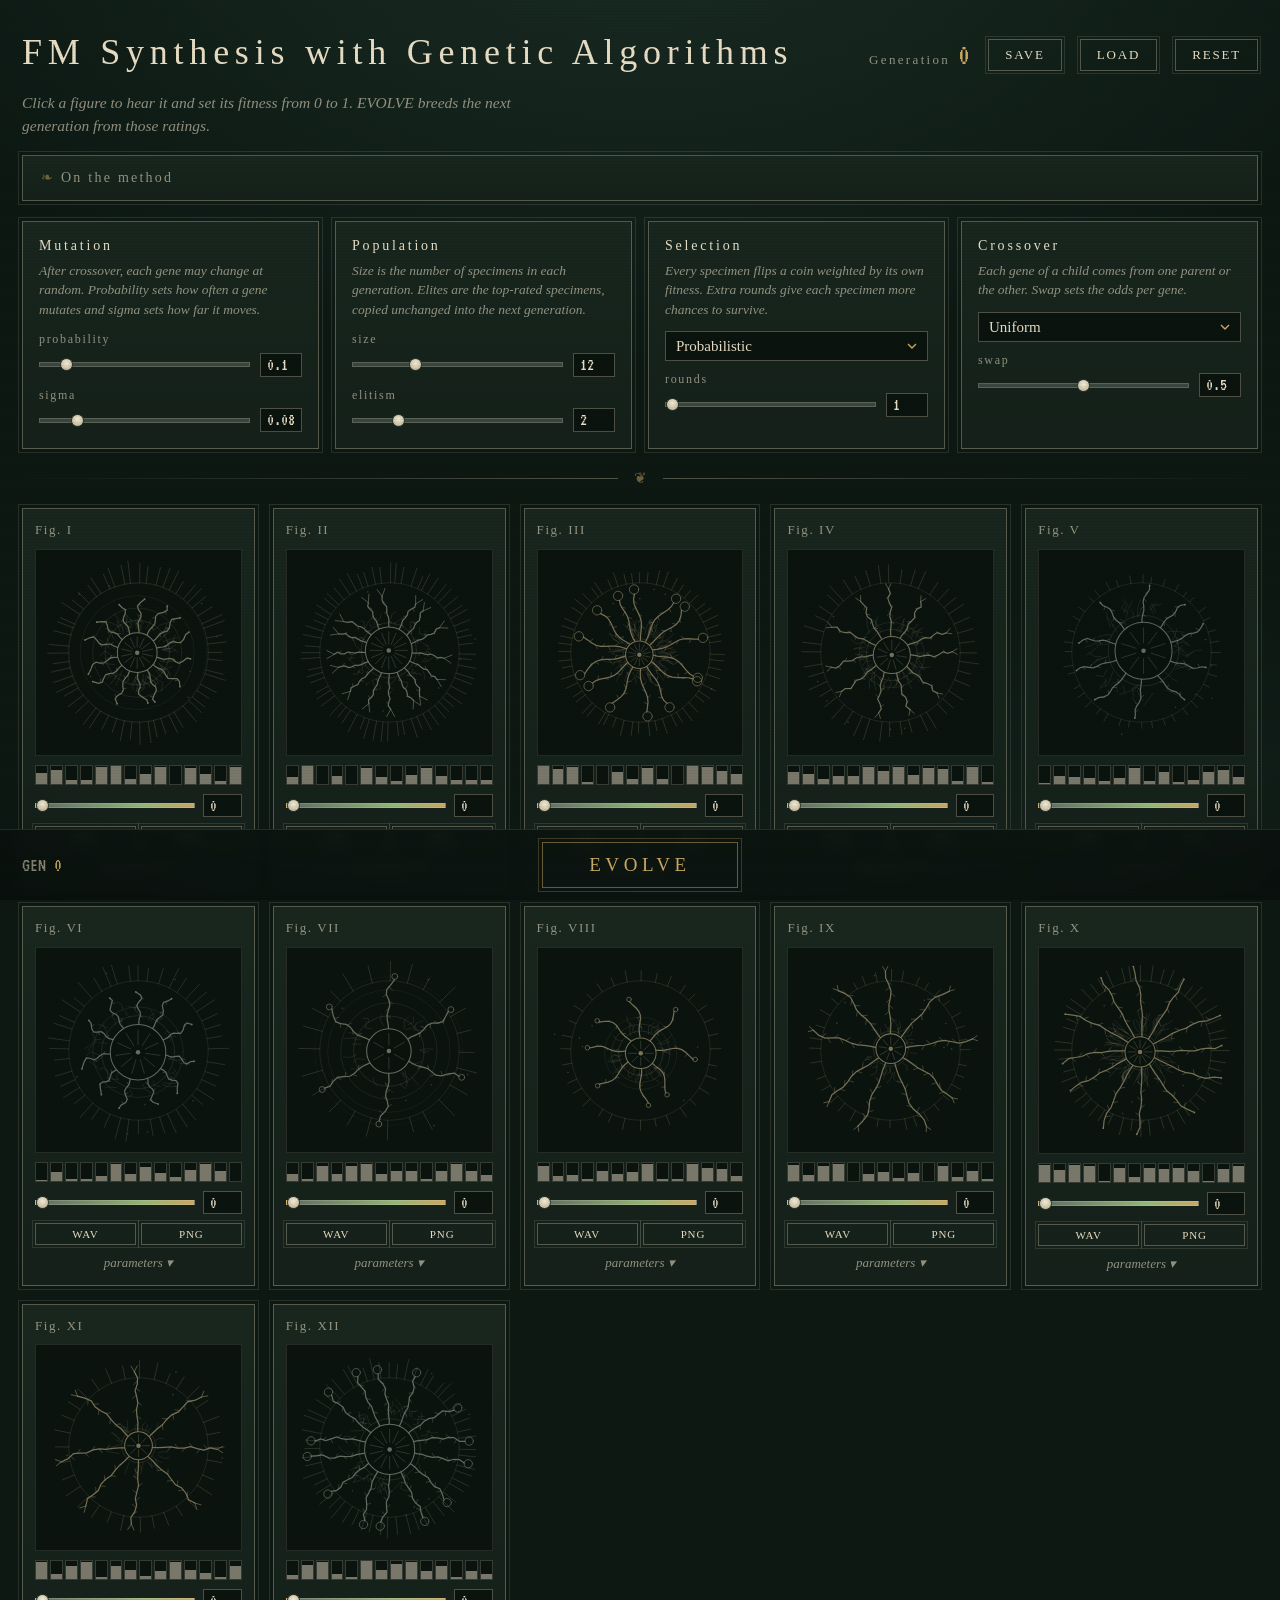
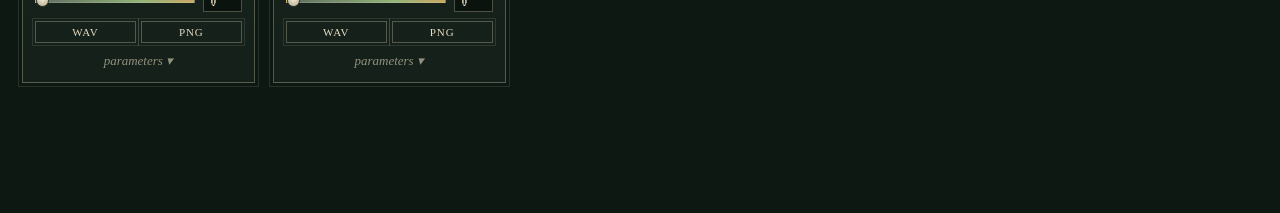
<file: media/fm-ga-3.html>
<!doctype html>
<html lang="en">
<head>
<meta charset="utf-8">
<meta name="viewport" content="width=device-width, initial-scale=1">
<title>FM Synthesis with Genetic Algorithms</title>
<link rel="preconnect" href="https://fonts.googleapis.com">
<link rel="preconnect" href="https://fonts.gstatic.com" crossorigin>
<link href="https://fonts.googleapis.com/css2?family=IM+Fell+English:ital@0;1&family=IM+Fell+English+SC&family=VT323&display=swap" rel="stylesheet">
<style>
*{box-sizing:border-box;-webkit-tap-highlight-color:transparent}
html,body{margin:0;padding:0}
:root{
  --plate:#0d1813;
  --panel:#142019;
  --panel2:#18261e;
  --well:#0b130f;
  --bone:#e6dcc3;
  --bone-dim:rgba(230,220,195,.6);
  --line:rgba(230,220,195,.3);
  --line-faint:rgba(230,220,195,.12);
  --gilt:#c9a763;
  --gilt-dim:rgba(201,167,99,.5);
  --verdant:#93b478;
  --faded:#5d6b62;
  --serif:"IM Fell English",Georgia,"Times New Roman",serif;
  --sc:"IM Fell English SC",Georgia,serif;
  --mono:"VT323","Courier New",monospace;
}
body{
  min-height:100vh;
  background:
    radial-gradient(1200px 700px at 50% -10%, rgba(38,64,52,.5), transparent 65%),
    radial-gradient(900px 600px at 85% 105%, rgba(30,48,40,.45), transparent 60%),
    var(--plate);
  background-attachment:fixed;
  color:var(--bone);
  font-family:var(--serif);
  font-size:16px;
  line-height:1.45;
}
.scanlines{
  position:fixed;inset:0;z-index:60;pointer-events:none;
  background:repeating-linear-gradient(0deg,rgba(0,0,0,.28) 0 1px,transparent 1px 3px);
  opacity:.1;
}
.vignette{
  position:fixed;inset:0;z-index:59;pointer-events:none;
  background:radial-gradient(130% 100% at 50% 40%,transparent 60%,rgba(0,0,0,.45));
}
main{
  position:relative;z-index:1;
  max-width:1280px;margin:0 auto;
  padding:26px 22px 130px;
}
header.top{
  display:flex;align-items:baseline;justify-content:space-between;
  gap:18px;flex-wrap:wrap;
}
h1{
  margin:0;
  font-family:var(--sc);font-weight:400;
  font-size:clamp(24px,3.6vw,36px);
  letter-spacing:.16em;
}
.hud{display:flex;align-items:center;gap:18px}
.gen-hud{display:flex;align-items:baseline;gap:8px}
.gen-hud em{
  font-family:var(--sc);font-style:normal;font-size:13px;
  letter-spacing:.18em;color:var(--bone-dim);
}
.gen-hud b{
  font-family:var(--mono);font-weight:400;font-size:30px;
  color:var(--gilt);line-height:1;
}
.btn{
  font-family:var(--sc);font-size:13px;letter-spacing:.14em;
  color:var(--bone);background:transparent;cursor:pointer;
  border:1px solid var(--line);outline:1px solid var(--line-faint);outline-offset:2px;
  padding:7px 16px;
  transition:color .15s,border-color .15s,background .15s;
}
.btn:hover{color:var(--gilt);border-color:var(--gilt-dim)}
.btn:focus-visible{outline:2px solid var(--gilt);outline-offset:2px}
.btn.arm{color:var(--plate);background:var(--gilt);border-color:var(--gilt)}
.lede{
  margin:14px 0 0;
  font-style:italic;color:var(--bone-dim);
  font-size:15.5px;max-width:64ch;
}
.rule{
  display:flex;align-items:center;gap:16px;
  margin:22px 0;
}
.rule::before,.rule::after{
  content:"";flex:1;height:1px;
  background:linear-gradient(90deg,transparent,var(--line));
}
.rule::after{background:linear-gradient(90deg,var(--line),transparent)}
.rule span{color:var(--gilt-dim);font-size:15px;line-height:1}
details.about{
  margin:18px 0 0;
  background:linear-gradient(180deg,var(--panel2),var(--panel));
  border:1px solid var(--line);
  outline:1px solid var(--line-faint);outline-offset:3px;
  padding:0;
}
details.about summary{
  cursor:pointer;list-style:none;
  font-family:var(--sc);font-size:14px;letter-spacing:.16em;
  padding:12px 18px;color:var(--bone-dim);
  transition:color .15s;
}
details.about summary::-webkit-details-marker{display:none}
details.about summary::before{content:"❧ ";color:var(--gilt-dim)}
details.about summary:hover{color:var(--gilt)}
details.about[open] summary{border-bottom:1px solid var(--line-faint);color:var(--bone)}
.about-body{padding:16px 18px 20px;max-width:78ch}
.about-body p{margin:0 0 14px;font-size:15.5px}
table.ptable{border-collapse:collapse;width:100%;max-width:560px}
table.ptable td{
  padding:5px 14px 5px 0;vertical-align:baseline;
  border-bottom:1px solid var(--line-faint);
}
table.ptable td:first-child{font-family:var(--sc);font-size:13px;letter-spacing:.06em;white-space:nowrap}
table.ptable td:nth-child(2){font-family:var(--mono);font-size:17px;color:var(--gilt);white-space:nowrap}
table.ptable td:last-child{font-style:italic;color:var(--bone-dim);font-size:14px}
.controls{
  display:grid;gap:16px;
  grid-template-columns:repeat(auto-fit,minmax(250px,1fr));
  margin-top:20px;
}
.card{
  background:linear-gradient(180deg,var(--panel2),var(--panel));
  border:1px solid var(--line);
  outline:1px solid var(--line-faint);outline-offset:3px;
  padding:14px 16px 16px;
}
.card h2{
  margin:0 0 4px;
  font-family:var(--sc);font-weight:400;font-size:14px;
  letter-spacing:.2em;color:var(--bone);
}
.card .cap{
  margin:0 0 12px;
  font-style:italic;font-size:13.5px;color:var(--bone-dim);
  min-height:2.6em;
}
.prow{margin:10px 0 0}
.prow label{
  display:block;font-family:var(--sc);font-size:12px;
  letter-spacing:.14em;color:var(--bone-dim);margin-bottom:4px;
}
.pair{display:flex;align-items:center;gap:10px}
input[type=range]{
  -webkit-appearance:none;appearance:none;
  flex:1;height:22px;background:transparent;cursor:pointer;margin:0;
}
input[type=range]::-webkit-slider-runnable-track{
  height:5px;background:#39463e;
  border:1px solid rgba(230,220,195,.2);
}
input[type=range]::-moz-range-track{
  height:5px;background:#39463e;
  border:1px solid rgba(230,220,195,.2);
}
input[type=range]::-webkit-slider-thumb{
  -webkit-appearance:none;appearance:none;
  width:13px;height:13px;border-radius:50%;
  margin-top:-5px;
  background:radial-gradient(circle at 50% 38%,#f2ead6,#b3a888);
  border:1px solid #2c382f;
}
input[type=range]::-moz-range-thumb{
  width:11px;height:11px;border-radius:50%;
  background:radial-gradient(circle at 50% 38%,#f2ead6,#b3a888);
  border:1px solid #2c382f;
}
input[type=range]:focus-visible{outline:2px solid var(--gilt);outline-offset:3px}
input[type=range].fit::-webkit-slider-runnable-track{
  background:linear-gradient(90deg,var(--faded),var(--verdant) 68%,var(--gilt));
}
input[type=range].fit::-moz-range-track{
  background:linear-gradient(90deg,var(--faded),var(--verdant) 68%,var(--gilt));
}
input[type=number]{
  font-family:var(--mono);font-size:18px;color:var(--bone);
  background:var(--well);border:1px solid var(--line);
  width:6ch;padding:2px 6px;
  -moz-appearance:textfield;appearance:textfield;
}
input[type=number]::-webkit-outer-spin-button,
input[type=number]::-webkit-inner-spin-button{-webkit-appearance:none;margin:0}
input[type=number]:focus-visible{outline:2px solid var(--gilt);outline-offset:1px}
select{
  font-family:var(--serif);font-size:15px;color:var(--bone);
  background:var(--well) url("data:image/svg+xml;charset=utf-8,%3Csvg xmlns='http://www.w3.org/2000/svg' width='10' height='6'%3E%3Cpath d='M1 1l4 4 4-4' fill='none' stroke='%23c9a763' stroke-width='1.4'/%3E%3C/svg%3E") no-repeat right 10px center;
  border:1px solid var(--line);
  width:100%;padding:6px 30px 6px 10px;
  -webkit-appearance:none;appearance:none;cursor:pointer;
}
select:focus-visible{outline:2px solid var(--gilt);outline-offset:1px}
#plate{
  display:grid;gap:18px;
  grid-template-columns:repeat(auto-fill,minmax(196px,1fr));
}
.specimen{
  background:linear-gradient(180deg,var(--panel2),var(--panel));
  border:1px solid var(--line);
  outline:1px solid var(--line-faint);outline-offset:3px;
  padding:12px 12px 12px;
  display:flex;flex-direction:column;gap:9px;
  transition:opacity .3s,border-color .25s,outline-color .25s;
}
.specimen.is-playing{
  border-color:var(--gilt-dim);
  outline-color:rgba(201,167,99,.35);
}
body.auditioning #plate .specimen:not(.is-playing){opacity:.32}
.fig-head{
  display:flex;align-items:baseline;justify-content:space-between;gap:8px;
  min-height:18px;
}
.fig-no{
  font-family:var(--sc);font-size:13px;letter-spacing:.12em;
  color:var(--bone-dim);
}
.specimen.is-playing .fig-no{color:var(--gilt)}
.elite-tag{
  font-family:var(--sc);font-size:10px;letter-spacing:.16em;
  color:var(--gilt);border:1px solid var(--gilt-dim);
  padding:1px 7px;line-height:1.5;
}
button.figure{
  position:relative;display:block;width:100%;
  aspect-ratio:1/1;padding:0;cursor:pointer;
  background:var(--well);
  border:1px solid var(--line-faint);
}
button.figure:focus-visible{outline:2px solid var(--gilt);outline-offset:2px}
.fig-inner{position:absolute;inset:0;will-change:transform}
.fig-inner canvas{
  position:absolute;inset:0;width:100%;height:100%;display:block;
  transition:opacity .25s;
}
.glow{
  position:absolute;inset:-6%;pointer-events:none;
  opacity:var(--env,0);
  mix-blend-mode:screen;
}
.genes{
  display:grid;grid-template-columns:repeat(14,1fr);gap:2px;
  height:20px;
}
.gene{
  position:relative;overflow:hidden;
  background:var(--well);border:1px solid rgba(230,220,195,.2);
}
.gene i{
  position:absolute;left:0;right:0;bottom:0;
  background:rgba(230,220,195,.5);
}
.fit-row{display:flex;align-items:center;gap:8px}
.fit-row input[type=number]{width:5.5ch;font-size:17px}
.p-toggle{
  align-self:center;
  font-family:var(--serif);font-style:italic;font-size:13px;
  color:var(--bone-dim);background:none;border:none;cursor:pointer;
  padding:1px 6px;
}
.p-toggle:hover{color:var(--gilt)}
.p-toggle:focus-visible{outline:2px solid var(--gilt);outline-offset:2px}
.p-body{border-top:1px solid var(--line-faint);padding-top:8px}
.p-body pre{
  margin:0 0 8px;
  font-family:var(--mono);font-size:16px;line-height:1.35;
  color:var(--bone);white-space:pre;
}
.p-body pre b{color:var(--gilt);font-weight:400}
.copy-btn{font-size:11px;padding:4px 12px}
.dl-row{display:flex;gap:5px;flex-wrap:wrap}
.dl-row .btn{flex:1 1 40px;font-size:11px;letter-spacing:.08em;padding:4px 2px}
.evolvebar{
  position:fixed;left:0;right:0;bottom:0;z-index:50;
  display:grid;grid-template-columns:1fr auto 1fr;align-items:center;
  gap:12px;
  padding:12px max(22px,env(safe-area-inset-left)) calc(12px + env(safe-area-inset-bottom)) max(22px,env(safe-area-inset-right));
  background:rgba(11,19,15,.88);
  backdrop-filter:blur(6px);
  border-top:1px solid var(--line-faint);
}
.evolvebar .bar-gen{
  justify-self:start;
  font-family:var(--mono);font-size:20px;color:var(--bone-dim);
}
.evolvebar .bar-gen b{color:var(--gilt);font-weight:400}
#evolveBtn{
  justify-self:center;
  font-size:19px;letter-spacing:.24em;
  padding:11px 46px;
  color:var(--gilt);border-color:var(--gilt-dim);
  outline:1px solid rgba(201,167,99,.25);outline-offset:3px;
}
#evolveBtn:hover{background:var(--gilt);color:var(--plate)}
.born{animation:born .45s ease-out backwards}
@keyframes born{
  from{opacity:0;transform:translateY(7px)}
  to{opacity:1;transform:none}
}
@media (max-width:560px){
  #plate{grid-template-columns:repeat(auto-fill,minmax(156px,1fr));gap:14px}
  .evolvebar .bar-gen{font-size:17px}
  #evolveBtn{padding:10px 30px;font-size:17px}
}
@media (prefers-reduced-motion:reduce){
  .born{animation:none}
  .specimen,.fig-inner canvas{transition:none}
}
</style>
</head>
<body>
<div class="scanlines" aria-hidden="true"></div>
<div class="vignette" aria-hidden="true"></div>
<main>
  <header class="top">
    <h1>FM Synthesis with Genetic Algorithms</h1>
    <div class="hud">
      <span class="gen-hud"><em>Generation</em> <b id="genNum" aria-live="polite">0</b></span>
      <button class="btn" id="saveBtn" title="download this session — population, ratings, and settings — as a JSON file">SAVE</button>
      <button class="btn" id="loadBtn" title="restore a session from its JSON file">LOAD</button>
      <input id="loadFile" type="file" accept=".json,application/json" hidden>
      <button class="btn" id="resetBtn">RESET</button>
    </div>
  </header>
  <p class="lede">Click a figure to hear it and set its fitness from 0 to 1. EVOLVE breeds the next generation from those ratings.</p>

  <details class="about">
    <summary>On the method</summary>
    <div class="about-body">
      <p>Every specimen carries a genome of fourteen genes, each a number between 0 and 1. The genes decode to the parameters of a small FM voice: a sine-wave modulator bends the frequency of a sine-wave carrier, feedback lets the modulator bend its own phase into a richer wave, vibrato wavers the carrier pitch, and a curved attack–release envelope shapes the amplitude. Parameters marked start → end glide between two values across the note. Frequencies map onto their genes exponentially, so blending two genomes blends their pitches in equal musical ratios. You are the fitness function. Specimens you rate highly are more likely to survive selection and pass their genes to the next generation, so the population adapts to your taste. Each drawing is computed from the genome, and identical genomes always produce identical figures.</p>
      <table class="ptable">
        <tr><td>carrier frequency</td><td>50–2000 Hz</td><td>pitch of the sound</td></tr>
        <tr><td>modulator frequency</td><td>0.5–2000 Hz</td><td>spacing of the sidebands</td></tr>
        <tr><td>mod index</td><td>0–10, start → end</td><td>brightness across the note</td></tr>
        <tr><td>attack time</td><td>0.01–2 s</td><td>rise to full volume</td></tr>
        <tr><td>release time</td><td>0.05–5 s</td><td>fade to silence</td></tr>
        <tr><td>attack curve</td><td>−4–4</td><td>bend of the rise, 0 is linear</td></tr>
        <tr><td>release curve</td><td>−4–4</td><td>bend of the fade, 0 is linear</td></tr>
        <tr><td>vibrato rate</td><td>0.1–5 Hz, start → end</td><td>speed of the pitch waver</td></tr>
        <tr><td>vibrato depth</td><td>0–25 ¢, start → end</td><td>width of the pitch waver</td></tr>
        <tr><td>feedback</td><td>0–1.5, start → end</td><td>the modulator folding into itself</td></tr>
      </table>
      <p>Beneath each figure, <b>WAV</b> saves the specimen's sound and <b>PNG</b> its figure at high resolution, each named by generation, figure, and genome so no two downloads collide. <b>SAVE</b> in the header writes the whole session — population, ratings, and settings — into a JSON file; <b>LOAD</b> restores it exactly.</p>
    </div>
  </details>

  <section class="controls" aria-label="Algorithm settings">
    <div class="card">
      <h2>Mutation</h2>
      <p class="cap">After crossover, each gene may change at random. Probability sets how often a gene mutates and sigma sets how far it moves.</p>
      <div class="prow"><label for="mutP">probability</label>
        <div class="pair"><input type="range" id="mutP" min="0" max="1" step="0.01" value="0.1"><input type="number" id="mutPN" min="0" max="1" step="0.01" value="0.1" aria-label="Mutation probability"></div>
      </div>
      <div class="prow"><label for="mutS">sigma</label>
        <div class="pair"><input type="range" id="mutS" min="0" max="0.5" step="0.01" value="0.08"><input type="number" id="mutSN" min="0" max="0.5" step="0.01" value="0.08" aria-label="Mutation sigma"></div>
      </div>
    </div>
    <div class="card">
      <h2>Population</h2>
      <p class="cap">Size is the number of specimens in each generation. Elites are the top-rated specimens, copied unchanged into the next generation.</p>
      <div class="prow"><label for="popS">size</label>
        <div class="pair"><input type="range" id="popS" min="4" max="32" step="1" value="12"><input type="number" id="popSN" min="4" max="32" step="1" value="12" aria-label="Population size"></div>
      </div>
      <div class="prow"><label for="elit">elitism</label>
        <div class="pair"><input type="range" id="elit" min="0" max="10" step="1" value="2"><input type="number" id="elitN" min="0" max="10" step="1" value="2" aria-label="Elitism"></div>
      </div>
    </div>
    <div class="card">
      <h2>Selection</h2>
      <p class="cap" id="selCap"></p>
      <div class="prow">
        <select id="selMode" aria-label="Selection method">
          <option value="prob">Probabilistic</option>
          <option value="tournament">Tournament</option>
          <option value="roulette">Roulette</option>
        </select>
      </div>
      <div id="selParams"></div>
    </div>
    <div class="card">
      <h2>Crossover</h2>
      <p class="cap" id="xCap"></p>
      <div class="prow">
        <select id="xType" aria-label="Crossover type">
          <option value="uniform">Uniform</option>
          <option value="single_point">Single point</option>
          <option value="arithmetic">Arithmetic</option>
        </select>
      </div>
      <div id="xParams"></div>
    </div>
  </section>

  <div class="rule" aria-hidden="true"><span>❦</span></div>

  <section id="plate" aria-label="Population"></section>
</main>

<div class="evolvebar">
  <span class="bar-gen">GEN <b id="genEcho">0</b></span>
  <button class="btn" id="evolveBtn">EVOLVE</button>
  <span></span>
</div>

<script>
const PARAM_DEFS = [
  { key: "carrier_freq",    name: "carrier",             unit: " Hz", min: 50,   max: 2000, dp: 1, map: "exp" },
  { key: "modulator_freq",  name: "modulator",           unit: " Hz", min: 0.5,  max: 2000, dp: 1, map: "exp" },
  { key: "start_mod_index", name: "index start",         unit: "",    min: 0,    max: 10,   dp: 2, map: "lin" },
  { key: "end_mod_index",   name: "index end",           unit: "",    min: 0,    max: 10,   dp: 2, map: "lin" },
  { key: "attack_time",     name: "attack",              unit: " s",  min: 0.01, max: 2.0,  dp: 3, map: "lin" },
  { key: "release_time",    name: "release",             unit: " s",  min: 0.05, max: 5.0,  dp: 3, map: "lin" },
  { key: "attack_curve",    name: "attack curve",        unit: "",    min: -4,   max: 4,    dp: 2, map: "lin" },
  { key: "release_curve",   name: "release curve",       unit: "",    min: -4,   max: 4,    dp: 2, map: "lin" },
  { key: "start_vib_rate",  name: "vibrato rate start",  unit: " Hz", min: 0.1,  max: 5,    dp: 2, map: "exp" },
  { key: "end_vib_rate",    name: "vibrato rate end",    unit: " Hz", min: 0.1,  max: 5,    dp: 2, map: "exp" },
  { key: "start_vib_depth", name: "vibrato depth start", unit: " ¢",  min: 0,    max: 25,    dp: 2, map: "lin" },
  { key: "end_vib_depth",   name: "vibrato depth end",   unit: " ¢",  min: 0,    max: 25,    dp: 2, map: "lin" },
  { key: "start_feedback",  name: "feedback start",      unit: "",    min: 0,    max: 1.5,  dp: 2, map: "lin" },
  { key: "end_feedback",    name: "feedback end",        unit: "",    min: 0,    max: 1.5,  dp: 2, map: "lin" }
];
const GENES = PARAM_DEFS.length;
const AMP = 0.2;
const LOUDNESS_STRENGTH = 0.6;

function clamp(v, lo, hi) { return Math.min(hi, Math.max(lo, v)); }
function lerp(a, b, x) { return a + (b - a) * x; }

function mapParams(g) {
  const p = {};
  for (let i = 0; i < GENES; i++) {
    const d = PARAM_DEFS[i];
    const x = clamp(g[i], 0, 1);
    p[d.key] = d.map === "exp" ? d.min * Math.pow(d.max / d.min, x) : lerp(d.min, d.max, x);
  }
  return p;
}

function gauss() {
  let u = 0, v = 0;
  while (u === 0) u = Math.random();
  while (v === 0) v = Math.random();
  return Math.sqrt(-2 * Math.log(u)) * Math.cos(2 * Math.PI * v);
}

function skewLow(u, p) { return Math.pow(clamp(u, 0, 1), p); }
function skewHigh(u, p) { return 1 - Math.pow(1 - clamp(u, 0, 1), p); }

const INIT_SKEW = PARAM_DEFS.map((d, i) => i === 4 ? ["low", 3] : i === 5 ? ["high", 3] : ["uniform", 1]);

function sampleGene(i) {
  const [mode, p] = INIT_SKEW[i];
  const u = Math.random();
  if (mode === "low") return skewLow(u, p);
  if (mode === "high") return skewHigh(u, p);
  return u;
}

function randomGenome() {
  const g = new Array(GENES);
  for (let i = 0; i < GENES; i++) g[i] = sampleGene(i);
  return g;
}

function crossoverUniform(a, b, pSwap) {
  const c = new Array(a.length);
  for (let i = 0; i < a.length; i++) c[i] = Math.random() < pSwap ? a[i] : b[i];
  return c;
}

function crossoverSinglePoint(a, b, point) {
  if (a.length < 2) return a.slice();
  const c = new Array(a.length);
  for (let i = 0; i < a.length; i++) c[i] = i < point ? a[i] : b[i];
  return c;
}

function crossoverArithmetic(a, b, alpha) {
  const c = new Array(a.length);
  for (let i = 0; i < a.length; i++) c[i] = clamp(alpha * a[i] + (1 - alpha) * b[i], 0, 1);
  return c;
}

function mutate(g, p, sigma) {
  const m = g.slice();
  for (let i = 0; i < m.length; i++) {
    if (Math.random() < p) {
      if (Math.random() < 0.5) m[i] += gauss() * sigma;
      else m[i] = Math.random();
    }
    m[i] = clamp(m[i], 0, 1);
  }
  return m;
}

function rankIndices(fit) {
  return [...fit.keys()].sort((a, b) => fit[b] - fit[a]);
}

function sampleWithoutReplacement(arr, k) {
  const a = arr.slice();
  for (let i = 0; i < k; i++) {
    const j = i + Math.floor(Math.random() * (a.length - i));
    const t = a[i]; a[i] = a[j]; a[j] = t;
  }
  return a.slice(0, k);
}

function weightedSampleWithoutReplacement(weights, k) {
  const idx = [...weights.keys()];
  const w = weights.slice();
  const chosen = [];
  for (let n = 0; n < k && idx.length > 0; n++) {
    let total = 0;
    for (const x of w) total += x;
    let r = Math.random() * total;
    let pick = w.length - 1;
    for (let i = 0; i < w.length; i++) {
      r -= w[i];
      if (r <= 0) { pick = i; break; }
    }
    chosen.push(idx[pick]);
    idx.splice(pick, 1);
    w.splice(pick, 1);
  }
  return chosen;
}

const engine = {
  popSize: 12,
  mutationProb: 0.1,
  mutationSigma: 0.08,
  elitism: 2,
  crossoverType: "uniform",
  crossoverParams: { p_swap: 0.5, point: 7, alpha: 0.5 },
  selectionMode: "prob",
  selectionParams: { rounds: 1, k: 3, keep_frac: 0.5, power: 1.0 },
  generation: 0,
  population: [],
  fitness: []
};

let lastEliteCount = 0;

function initPopulation() {
  engine.population = [];
  for (let i = 0; i < engine.popSize; i++) engine.population.push(randomGenome());
  engine.fitness = new Array(engine.popSize).fill(0);
  engine.generation = 0;
  lastEliteCount = 0;
}

function doCrossover(a, b) {
  if (engine.crossoverType === "uniform") {
    return crossoverUniform(a, b, engine.crossoverParams.p_swap);
  }
  if (engine.crossoverType === "single_point") {
    const point = Math.round(clamp(engine.crossoverParams.point, 1, a.length - 1));
    return crossoverSinglePoint(a, b, point);
  }
  if (engine.crossoverType === "arithmetic") {
    return crossoverArithmetic(a, b, clamp(engine.crossoverParams.alpha, 0, 1));
  }
  return crossoverUniform(a, b, 0.5);
}

function selectSurvivors() {
  const n = engine.population.length;
  const fit = engine.fitness;
  if (engine.selectionMode === "prob") {
    const rounds = Math.max(1, Math.round(engine.selectionParams.rounds));
    const winners = [];
    for (let i = 0; i < n; i++) {
      const p = clamp(fit[i], 0, 1);
      let ok = false;
      for (let r = 0; r < rounds; r++) {
        if (Math.random() < p) { ok = true; break; }
      }
      if (ok) winners.push(i);
    }
    if (winners.length < Math.max(2, engine.elitism)) {
      return rankIndices(fit).slice(0, Math.max(2, engine.elitism)).map(i => engine.population[i]);
    }
    return winners.map(i => engine.population[i]);
  }
  if (engine.selectionMode === "tournament") {
    const k = Math.round(clamp(engine.selectionParams.k, 2, n));
    const keep = clamp(engine.selectionParams.keep_frac, 0.05, 1);
    const target = Math.max(engine.elitism, Math.ceil(keep * n));
    const winners = new Set();
    const idx = [...Array(n).keys()];
    let guard = 200 * n;
    while (winners.size < target && guard-- > 0) {
      const cand = sampleWithoutReplacement(idx, Math.min(k, n));
      let best = cand[0];
      for (const j of cand) if (fit[j] > fit[best]) best = j;
      winners.add(best);
      if (winners.size === n) break;
    }
    return [...winners].map(i => engine.population[i]);
  }
  if (engine.selectionMode === "roulette") {
    const keep = clamp(engine.selectionParams.keep_frac, 0.05, 1);
    const power = Math.max(0.1, engine.selectionParams.power);
    let target = Math.max(engine.elitism, Math.ceil(keep * n));
    target = Math.min(target, n);
    let w = fit.map(f => Math.pow(Math.max(0, f), power));
    if (w.every(x => x === 0)) w = w.map(() => 1);
    return weightedSampleWithoutReplacement(w, target).map(i => engine.population[i]);
  }
  return rankIndices(fit).slice(0, Math.max(2, engine.elitism)).map(i => engine.population[i]);
}

function chooseParents(survivors) {
  if (survivors.length >= 2) return sampleWithoutReplacement(survivors, 2);
  if (survivors.length === 1) return [survivors[0], randomGenome()];
  return [randomGenome(), randomGenome()];
}

function breed() {
  const survivors = selectSurvivors();
  const order = rankIndices(engine.fitness);
  const elites = order.slice(0, engine.elitism).map(i => engine.population[i].slice());
  const newPop = elites.slice();
  while (newPop.length < engine.popSize) {
    const [a, b] = chooseParents(survivors);
    let child = doCrossover(a, b);
    child = mutate(child, engine.mutationProb, engine.mutationSigma);
    newPop.push(child);
  }
  engine.population = newPop.slice(0, engine.popSize);
  engine.fitness = new Array(engine.popSize).fill(0);
  engine.generation += 1;
  lastEliteCount = Math.min(elites.length, engine.popSize);
}

function toRoman(n) {
  const table = [[1000, "M"], [900, "CM"], [500, "D"], [400, "CD"], [100, "C"], [90, "XC"], [50, "L"], [40, "XL"], [10, "X"], [9, "IX"], [5, "V"], [4, "IV"], [1, "I"]];
  let out = "";
  for (const [v, s] of table) { while (n >= v) { out += s; n -= v; } }
  return out;
}

function aWeightDb(f) {
  const f2 = f * f;
  const r = 148693636 * f2 * f2 /
    ((f2 + 424.36) * Math.sqrt((f2 + 11599.29) * (f2 + 544496.41)) * (f2 + 148693636));
  return 20 * Math.log10(r) + 2.0;
}

function loudnessGain(freq) {
  const db = (aWeightDb(1000) - aWeightDb(Math.max(20, freq))) * LOUDNESS_STRENGTH;
  return Math.pow(10, clamp(db, -8, 8) / 20);
}

function hashGenome(g) {
  const s = g.map(x => x.toFixed(6)).join(",");
  let h = 2166136261 >>> 0;
  for (let i = 0; i < s.length; i++) {
    h ^= s.charCodeAt(i);
    h = Math.imul(h, 16777619);
  }
  return h >>> 0;
}

function mulberry32(a) {
  return function () {
    a |= 0; a = a + 0x6D2B79F5 | 0;
    let t = Math.imul(a ^ a >>> 15, 1 | a);
    t = t + Math.imul(t ^ t >>> 7, 61 | t) ^ t;
    return ((t ^ t >>> 14) >>> 0) / 4294967296;
  };
}

function inkColor(gc) {
  const lo = [168, 196, 182];
  const hi = [230, 208, 156];
  const c = lo.map((v, i) => Math.round(lerp(v, hi[i], gc)));
  return c;
}

function rgba(c, a) { return "rgba(" + c[0] + "," + c[1] + "," + c[2] + "," + a + ")"; }

function drawSpecimen(canvas, genome, exportPx) {
  const dpr = exportPx ? 1 : (window.devicePixelRatio || 1);
  const cw = canvas.clientWidth || 200;
  const S = exportPx || Math.max(120, cw);
  canvas.width = Math.round(S * dpr);
  canvas.height = Math.round(S * dpr);
  const ctx = canvas.getContext("2d");
  ctx.setTransform(dpr, 0, 0, dpr, 0, 0);
  ctx.clearRect(0, 0, S, S);

  const [gc, gm, gi0, gi1, ga, gr, gca, gcr, gvr0, gvr1, gvd0, gvd1, gfb0, gfb1] = genome;
  const rng = mulberry32(hashGenome(genome));
  const ink = inkColor(gc);
  const cx = S / 2, cy = S / 2;
  const ox = (gca - 0.5) * S * 0.028;
  const oy = (gcr - 0.5) * S * 0.028;
  const Rout = S * 0.47;
  const Rg = S * 0.34;
  const arms = 5 + Math.floor(gm * 11.999);
  const avgIdx = (gi0 + gi1) / 2;
  const brighten = gi1 - gi0;
  const fbm = (gfb0 + gfb1) / 2;
  const wobAmp = S * 0.024 * ((gvd0 + gvd1) / 2);
  const wobWaves = 1 + Math.round(3 * ((gvr0 + gvr1) / 2));
  const coreR = Rout * (0.14 + 0.16 * (1 - gc));
  const armLen = lerp(coreR + Rout * 0.22, Rout * 0.98, avgIdx * 0.82 + 0.18 * rng());
  const rings = 1 + Math.round(ga * 3);
  const cil = lerp(S * 0.015, S * 0.11, gr);
  const serr = 2 + Math.round(5 * avgIdx);

  ctx.lineCap = "round";

  ctx.beginPath();
  ctx.arc(cx, cy, Rg, 0, Math.PI * 2);
  ctx.strokeStyle = rgba(ink, 0.2);
  ctx.lineWidth = 1;
  ctx.stroke();

  const nCil = arms * 4;
  ctx.strokeStyle = rgba(ink, 0.42);
  ctx.lineWidth = Math.max(0.7, S * 0.0035);
  for (let j = 0; j < nCil; j++) {
    const th = (j / nCil) * Math.PI * 2 + (rng() - 0.5) * 0.06;
    const l = cil * (0.6 + 0.4 * rng());
    ctx.beginPath();
    ctx.moveTo(cx + Math.cos(th) * Rg, cy + Math.sin(th) * Rg);
    ctx.lineTo(cx + Math.cos(th) * (Rg + l), cy + Math.sin(th) * (Rg + l));
    ctx.stroke();
  }

  const spineW = Math.max(1, S * 0.006);
  const tickW = Math.max(0.7, S * 0.0038);
  for (let a = 0; a < arms; a++) {
    const th0 = (a / arms) * Math.PI * 2 - Math.PI / 2 + (rng() - 0.5) * (0.22 / arms) * Math.PI;
    const bend = (rng() - 0.5) * 0.34;
    const wobPh = rng() * Math.PI * 2;
    const len = armLen * (0.92 + 0.08 * rng());
    const pts = [];
    const steps = 10;
    for (let s = 0; s <= steps; s++) {
      const u = s / steps;
      const r = lerp(coreR * 0.9, len, u);
      const ang = th0 + bend * u * u;
      const wob = wobAmp * u * Math.sin(u * wobWaves * Math.PI * 2 + wobPh);
      const px = cx + Math.cos(ang) * r + Math.cos(ang + Math.PI / 2) * wob;
      const py = cy + Math.sin(ang) * r + Math.sin(ang + Math.PI / 2) * wob;
      pts.push([px, py, ang]);
    }
    ctx.beginPath();
    ctx.moveTo(pts[0][0], pts[0][1]);
    for (let s = 1; s <= steps; s++) ctx.lineTo(pts[s][0], pts[s][1]);
    ctx.strokeStyle = rgba(ink, 0.9);
    ctx.lineWidth = spineW;
    ctx.stroke();

    ctx.strokeStyle = rgba(ink, 0.55);
    ctx.lineWidth = tickW;
    const tl = S * (0.012 + 0.014 * avgIdx);
    for (let t = 0; t < serr; t++) {
      const u = 0.3 + 0.55 * (t / Math.max(1, serr - 1));
      const s = u * steps;
      const s0 = Math.floor(s), fr = s - s0;
      const p0 = pts[Math.min(s0, steps)], p1 = pts[Math.min(s0 + 1, steps)];
      const px = lerp(p0[0], p1[0], fr), py = lerp(p0[1], p1[1], fr);
      const ang = lerp(p0[2], p1[2], fr);
      const side = t % 2 === 0 ? 1 : -1;
      const nx = Math.cos(ang + side * Math.PI / 2), ny = Math.sin(ang + side * Math.PI / 2);
      const back = Math.PI * 0.22 * side;
      const dx = nx * Math.cos(back) - ny * Math.sin(back);
      const dy = nx * Math.sin(back) + ny * Math.cos(back);
      ctx.beginPath();
      ctx.moveTo(px, py);
      ctx.lineTo(px + dx * tl, py + dy * tl);
      ctx.stroke();
    }

    const tip = pts[steps];
    const tipAng = tip[2];
    if (brighten > 0.08) {
      const fl = S * (0.02 + 0.05 * brighten);
      ctx.strokeStyle = rgba(ink, 0.85);
      ctx.lineWidth = tickW;
      for (const d of [-0.5, 0.5]) {
        ctx.beginPath();
        ctx.moveTo(tip[0], tip[1]);
        ctx.lineTo(tip[0] + Math.cos(tipAng + d) * fl, tip[1] + Math.sin(tipAng + d) * fl);
        ctx.stroke();
      }
    } else if (brighten < -0.08) {
      const kr = Math.max(1.4, S * (0.006 + 0.02 * -brighten));
      ctx.beginPath();
      ctx.arc(tip[0] + Math.cos(tipAng) * kr, tip[1] + Math.sin(tipAng) * kr, kr, 0, Math.PI * 2);
      ctx.strokeStyle = rgba(ink, 0.85);
      ctx.lineWidth = tickW;
      ctx.stroke();
    } else {
      ctx.beginPath();
      ctx.arc(tip[0], tip[1], Math.max(0.9, S * 0.004), 0, Math.PI * 2);
      ctx.fillStyle = rgba(ink, 0.85);
      ctx.fill();
    }
  }

  if (fbm > 0.04) {
    const hairs = Math.round(arms * (1.5 + 6 * fbm));
    ctx.strokeStyle = rgba(ink, 0.32);
    ctx.lineWidth = Math.max(0.6, S * 0.0026);
    for (let h = 0; h < hairs; h++) {
      const th = rng() * Math.PI * 2;
      const r0 = coreR * (1.1 + 0.5 * rng());
      const l = S * (0.02 + 0.1 * fbm) * (0.45 + 0.55 * rng());
      const th1 = th + (rng() - 0.5) * 0.3;
      const th2 = th1 + (rng() - 0.5) * 0.3;
      ctx.beginPath();
      ctx.moveTo(cx + Math.cos(th) * r0, cy + Math.sin(th) * r0);
      ctx.lineTo(cx + Math.cos(th1) * (r0 + l * 0.55), cy + Math.sin(th1) * (r0 + l * 0.55));
      ctx.lineTo(cx + Math.cos(th2) * (r0 + l), cy + Math.sin(th2) * (r0 + l));
      ctx.stroke();
    }
  }

  const ringGap = coreR * (0.32 + 0.85 * ga);
  for (let k = 1; k <= rings; k++) {
    ctx.beginPath();
    ctx.arc(cx + ox, cy + oy, coreR + k * ringGap * 0.55, 0, Math.PI * 2);
    ctx.strokeStyle = rgba(ink, 0.42 - k * 0.08);
    ctx.lineWidth = Math.max(0.7, S * 0.0032);
    ctx.stroke();
  }

  ctx.beginPath();
  ctx.arc(cx + ox, cy + oy, coreR, 0, Math.PI * 2);
  ctx.fillStyle = "#0b130f";
  ctx.fill();
  ctx.strokeStyle = rgba(ink, 0.9);
  ctx.lineWidth = Math.max(1, S * 0.005);
  ctx.stroke();

  ctx.strokeStyle = rgba(ink, 0.5);
  ctx.lineWidth = Math.max(0.7, S * 0.0032);
  for (let a = 0; a < arms; a++) {
    const th = (a / arms) * Math.PI * 2 - Math.PI / 2;
    ctx.beginPath();
    ctx.moveTo(cx + ox + Math.cos(th) * coreR * 0.28, cy + oy + Math.sin(th) * coreR * 0.28);
    ctx.lineTo(cx + ox + Math.cos(th) * coreR * 0.8, cy + oy + Math.sin(th) * coreR * 0.8);
    ctx.stroke();
  }
  ctx.beginPath();
  ctx.arc(cx + ox, cy + oy, Math.max(1.4, S * 0.011), 0, Math.PI * 2);
  ctx.fillStyle = rgba(ink, 0.95);
  ctx.fill();

  const specks = 3 + Math.floor(rng() * 5);
  ctx.fillStyle = rgba(ink, 0.4);
  for (let d = 0; d < specks; d++) {
    const th = rng() * Math.PI * 2;
    const r = lerp(Rg * 0.75, Rout * 0.92, rng());
    ctx.beginPath();
    ctx.arc(cx + Math.cos(th) * r, cy + Math.sin(th) * r, Math.max(0.8, S * 0.0035), 0, Math.PI * 2);
    ctx.fill();
  }
}

let ac = null, master = null;
let current = null;
let buffers = [];
let envAnim = null;
const reducedMotion = window.matchMedia("(prefers-reduced-motion: reduce)");

function ensureAudio() {
  if (!ac) {
    ac = new (window.AudioContext || window.webkitAudioContext)();
    const comp = ac.createDynamicsCompressor();
    comp.threshold.value = -10;
    comp.knee.value = 12;
    comp.ratio.value = 4;
    comp.attack.value = 0.003;
    comp.release.value = 0.25;
    master = ac.createGain();
    master.gain.value = 0.9;
    master.connect(comp);
    comp.connect(ac.destination);
  }
  if (ac.state === "suspended") ac.resume();
}

function envShape(pos, c) {
  if (Math.abs(c) < 1e-4) return pos;
  return (1 - Math.exp(c * pos)) / (1 - Math.exp(c));
}

function renderBuffer(genome) {
  const p = mapParams(genome);
  const sr = ac.sampleRate;
  const aN = Math.max(1, Math.round(p.attack_time * sr));
  const rN = Math.max(1, Math.round(p.release_time * sr));
  const n = aN + rN;
  const buf = ac.createBuffer(1, n, sr);
  const d = buf.getChannelData(0);
  const wc = 2 * Math.PI * p.carrier_freq / sr;
  const wm = 2 * Math.PI * p.modulator_freq / sr;
  const twoPiSr = 2 * Math.PI / sr;
  const den = n > 1 ? n - 1 : 1;
  const dIdx = (p.end_mod_index - p.start_mod_index) / den;
  const dVr = (p.end_vib_rate - p.start_vib_rate) / den;
  const dVd = (p.end_vib_depth - p.start_vib_depth) / den;
  const dFb = (p.end_feedback - p.start_feedback) / den;
  let carPhase = 0, modPhase = 0, vibPhase = 0, modPrev = 0;
  for (let i = 0; i < n; i++) {
    const env = i < aN
      ? envShape(i / aN, p.attack_curve)
      : (rN === 1 ? 1 : 1 - envShape((i - aN) / (rN - 1), p.release_curve));
    const idx = p.start_mod_index + dIdx * i;
    const modOut = Math.sin(modPhase + (p.start_feedback + dFb * i) * modPrev);
    modPrev = modOut;
    d[i] = clamp(AMP * env * Math.sin(carPhase + idx * modOut), -1, 1);
    modPhase += wm;
    vibPhase += twoPiSr * (p.start_vib_rate + dVr * i);
    carPhase += wc * Math.pow(2, (p.start_vib_depth + dVd * i) * Math.sin(vibPhase) / 1200);
  }
  return buf;
}

function stopAudio() {
  if (!current) return;
  const { src, g } = current;
  current = null;
  try {
    g.gain.cancelScheduledValues(ac.currentTime);
    g.gain.setTargetAtTime(0, ac.currentTime, 0.012);
    src.stop(ac.currentTime + 0.08);
  } catch (e) {}
}

function clearPlayingUI() {
  if (envAnim) { cancelAnimationFrame(envAnim); envAnim = null; }
  document.body.classList.remove("auditioning");
  for (const c of cards) {
    c.el.classList.remove("is-playing");
    c.el.style.removeProperty("--env");
    c.inner.style.transform = "";
  }
}

function markPlayingUI(i, atk, rel) {
  document.body.classList.add("auditioning");
  const c = cards[i];
  c.el.classList.add("is-playing");
  const t0 = performance.now();
  const total = atk + rel;
  const step = () => {
    const e = (performance.now() - t0) / 1000;
    const env = e < atk ? e / atk : Math.max(0, 1 - (e - atk) / rel);
    c.el.style.setProperty("--env", env.toFixed(3));
    if (!reducedMotion.matches) {
      c.inner.style.transform = "scale(" + (1 + 0.05 * env).toFixed(4) + ")";
    }
    if (e < total + 0.1 && current && current.i === i) {
      envAnim = requestAnimationFrame(step);
    }
  };
  envAnim = requestAnimationFrame(step);
}

function playIndex(i) {
  ensureAudio();
  if (current && current.i === i) {
    stopAudio();
    clearPlayingUI();
    return;
  }
  stopAudio();
  clearPlayingUI();
  if (!buffers[i]) buffers[i] = renderBuffer(engine.population[i]);
  const p = mapParams(engine.population[i]);
  const src = ac.createBufferSource();
  src.buffer = buffers[i];
  const g = ac.createGain();
  g.gain.value = loudnessGain(p.carrier_freq);
  src.connect(g);
  g.connect(master);
  src.onended = () => {
    if (current && current.src === src) {
      current = null;
      clearPlayingUI();
    }
  };
  current = { i, src, g };
  src.start();
  markPlayingUI(i, p.attack_time, p.release_time);
}

function fmt(v, dp) { return v.toFixed(dp); }

function paramText(genome) {
  const p = mapParams(genome);
  const pair = (a, b, dp) => "<b>" + fmt(a, dp) + "</b> → <b>" + fmt(b, dp) + "</b>";
  return "carrier    <b>" + fmt(p.carrier_freq, 1) + "</b> Hz\n" +
         "modulator  <b>" + fmt(p.modulator_freq, 1) + "</b> Hz\n" +
         "index      " + pair(p.start_mod_index, p.end_mod_index, 2) + "\n" +
         "attack     <b>" + fmt(p.attack_time, 3) + "</b> s · crv <b>" + fmt(p.attack_curve, 2) + "</b>\n" +
         "release    <b>" + fmt(p.release_time, 3) + "</b> s · crv <b>" + fmt(p.release_curve, 2) + "</b>\n" +
         "vib rate   " + pair(p.start_vib_rate, p.end_vib_rate, 2) + " Hz\n" +
         "vib depth  " + pair(p.start_vib_depth, p.end_vib_depth, 2) + " ¢\n" +
         "feedback   " + pair(p.start_feedback, p.end_feedback, 2);
}

function paramPython(genome) {
  const p = mapParams(genome);
  const keys = PARAM_DEFS.map(d => d.key);
  return "{" + keys.map(k => '"' + k + '": ' + Number(p[k].toFixed(6))).join(", ") + "}";
}

function copyText(text, btn) {
  const done = () => {
    const old = btn.textContent;
    btn.textContent = "COPIED";
    setTimeout(() => { btn.textContent = old; }, 1200);
  };
  if (navigator.clipboard && navigator.clipboard.writeText) {
    navigator.clipboard.writeText(text).then(done, () => fallbackCopy(text, done));
  } else {
    fallbackCopy(text, done);
  }
}

function fallbackCopy(text, done) {
  const ta = document.createElement("textarea");
  ta.value = text;
  ta.style.position = "fixed";
  ta.style.opacity = "0";
  document.body.appendChild(ta);
  ta.select();
  try { document.execCommand("copy"); } catch (e) {}
  document.body.removeChild(ta);
  done();
}

/* ---------- downloads: specimen WAV / PNG & session files ---------- */

const APP_ID = "fm-ga";
const WELL_BG = "#0b130f";
const PNG_PX = 1600;

function downloadBlob(blob, name) {
  if (window.__noDownload) {
    (window.__downloads = window.__downloads || []).push({ name, size: blob.size, type: blob.type, blob });
    return;
  }
  const u = URL.createObjectURL(blob);
  const a = document.createElement("a");
  a.href = u;
  a.download = name;
  document.body.appendChild(a);
  a.click();
  a.remove();
  setTimeout(() => URL.revokeObjectURL(u), 10000);
}

function flashBtn(btn, msg) {
  if (btn.dataset.label === undefined) btn.dataset.label = btn.textContent;
  btn.textContent = msg;
  clearTimeout(btn._flashT);
  btn._flashT = setTimeout(() => { btn.textContent = btn.dataset.label; }, 1400);
}

function dlButton(label, title, fn) {
  const b = document.createElement("button");
  b.className = "btn";
  b.textContent = label;
  b.title = title;
  b.dataset.label = label;
  b.addEventListener("click", () => fn(b));
  return b;
}

function specimenTag(i, genome) {
  return "gen" + engine.generation + "-fig" + toRoman(i + 1) + "-" + hashGenome(genome).toString(16).padStart(8, "0");
}

function wavBlob(buf, gain) {
  const ch = buf.numberOfChannels, len = buf.length, sr = buf.sampleRate;
  const bytes = 44 + len * ch * 2;
  const ab = new ArrayBuffer(bytes), dv = new DataView(ab);
  const wstr = (o, s) => { for (let i = 0; i < s.length; i++) dv.setUint8(o + i, s.charCodeAt(i)); };
  wstr(0, "RIFF"); dv.setUint32(4, bytes - 8, true); wstr(8, "WAVE");
  wstr(12, "fmt "); dv.setUint32(16, 16, true); dv.setUint16(20, 1, true); dv.setUint16(22, ch, true);
  dv.setUint32(24, sr, true); dv.setUint32(28, sr * ch * 2, true); dv.setUint16(32, ch * 2, true); dv.setUint16(34, 16, true);
  wstr(36, "data"); dv.setUint32(40, len * ch * 2, true);
  const chans = [];
  for (let c = 0; c < ch; c++) chans.push(buf.getChannelData(c));
  let o = 44;
  for (let i = 0; i < len; i++) {
    for (let c = 0; c < ch; c++) {
      const v = clamp(chans[c][i] * gain, -1, 1);
      dv.setInt16(o, v < 0 ? v * 32768 : v * 32767, true);
      o += 2;
    }
  }
  return new Blob([ab], { type: "audio/wav" });
}

function saveWavFor(i, genome, btn) {
  ensureAudio();
  const blob = wavBlob(renderBuffer(genome), loudnessGain(mapParams(genome).carrier_freq));
  downloadBlob(blob, APP_ID + "-" + specimenTag(i, genome) + ".wav");
  flashBtn(btn, "SAVED");
}

function savePngFor(i, genome, btn) {
  const tag = specimenTag(i, genome);
  const cv = document.createElement("canvas");
  drawSpecimen(cv, genome, PNG_PX);
  const ctx = cv.getContext("2d");
  ctx.globalCompositeOperation = "destination-over";
  ctx.fillStyle = WELL_BG;
  ctx.fillRect(0, 0, PNG_PX, PNG_PX);
  cv.toBlob(b => {
    if (!b) { flashBtn(btn, "FAILED"); return; }
    downloadBlob(b, APP_ID + "-" + tag + ".png");
    flashBtn(btn, "SAVED");
  }, "image/png");
}

/* ---------- session save / load ---------- */

function setPair(rangeEl, numEl, v) {
  rangeEl.value = v;
  numEl.value = v;
}

function numIn(v, lo, hi, fb, int) {
  v = Number(v);
  if (!isFinite(v)) return fb;
  v = clamp(v, lo, hi);
  return int ? Math.round(v) : v;
}

function sessionPayload() {
  readSettings();
  return {
    app: APP_ID,
    type: "session",
    version: 1,
    saved: new Date().toISOString(),
    generation: engine.generation,
    eliteCount: lastEliteCount,
    settings: {
      popSize: engine.popSize,
      mutationProb: engine.mutationProb,
      mutationSigma: engine.mutationSigma,
      elitism: engine.elitism,
      selectionMode: engine.selectionMode,
      selectionParams: { ...engine.selectionParams },
      crossoverType: engine.crossoverType,
      crossoverParams: { ...engine.crossoverParams }
    },
    population: engine.population,
    fitness: engine.fitness
  };
}

function saveSessionFlow(btn) {
  const payload = sessionPayload();
  const d = new Date(), p2 = x => String(x).padStart(2, "0");
  const nm = APP_ID + "-session-gen" + engine.generation + "-"
    + d.getFullYear() + p2(d.getMonth() + 1) + p2(d.getDate()) + "-"
    + p2(d.getHours()) + p2(d.getMinutes()) + p2(d.getSeconds()) + ".json";
  downloadBlob(new Blob([JSON.stringify(payload, null, 1)], { type: "application/json" }), nm);
  flashBtn(btn, "SAVED ✓");
}

function importSessionText(text) {
  let d;
  try { d = JSON.parse(text); } catch (e) { return null; }
  if (!d || typeof d !== "object") return null;
  if (d.app !== APP_ID) return d.app ? "wrong" : null;
  if (!Array.isArray(d.population)) return null;
  const pop = [];
  for (const g of d.population) {
    if (!Array.isArray(g) || g.length !== GENES) continue;
    pop.push(g.map(v => numIn(v, 0, 1, 0)));
  }
  if (!pop.length) return null;
  const s = d.settings || {};
  engine.mutationProb = numIn(s.mutationProb, 0, 1, engine.mutationProb);
  engine.mutationSigma = numIn(s.mutationSigma, 0, 0.5, engine.mutationSigma);
  engine.elitism = numIn(s.elitism, 0, 10, engine.elitism, true);
  engine.popSize = numIn(s.popSize, 4, 32, clamp(pop.length, 4, 32), true);
  if (["prob", "tournament", "roulette"].indexOf(s.selectionMode) >= 0) engine.selectionMode = s.selectionMode;
  const sp = s.selectionParams || {};
  engine.selectionParams.rounds = numIn(sp.rounds, 1, 10, engine.selectionParams.rounds, true);
  engine.selectionParams.k = numIn(sp.k, 2, 32, engine.selectionParams.k, true);
  engine.selectionParams.keep_frac = numIn(sp.keep_frac, 0.05, 1, engine.selectionParams.keep_frac);
  engine.selectionParams.power = numIn(sp.power, 0.1, 3, engine.selectionParams.power);
  if (["uniform", "single_point", "arithmetic"].indexOf(s.crossoverType) >= 0) engine.crossoverType = s.crossoverType;
  const cp = s.crossoverParams || {};
  engine.crossoverParams.p_swap = numIn(cp.p_swap, 0, 1, engine.crossoverParams.p_swap);
  engine.crossoverParams.point = numIn(cp.point, 1, GENES - 1, engine.crossoverParams.point, true);
  engine.crossoverParams.alpha = numIn(cp.alpha, 0, 1, engine.crossoverParams.alpha);
  engine.population = pop;
  engine.fitness = pop.map((_, i) => numIn(Array.isArray(d.fitness) ? d.fitness[i] : 0, 0, 1, 0));
  engine.generation = numIn(d.generation, 0, 1e9, 0, true);
  lastEliteCount = numIn(d.eliteCount, 0, pop.length, 0, true);
  buffers = [];
  writeSettingsToUI();
  updateGenLabels();
  renderGrid();
  return true;
}

function writeSettingsToUI() {
  setPair(mutP, mutPN, engine.mutationProb);
  setPair(mutS, mutSN, engine.mutationSigma);
  setPair(popS, popSN, engine.popSize);
  setPair(elit, elitN, engine.elitism);
  els.selMode.value = engine.selectionMode;
  buildSelectionParams();
  els.xType.value = engine.crossoverType;
  buildCrossoverParams();
}

const els = {
  plate: document.getElementById("plate"),
  genNum: document.getElementById("genNum"),
  genEcho: document.getElementById("genEcho"),
  evolveBtn: document.getElementById("evolveBtn"),
  resetBtn: document.getElementById("resetBtn"),
  selMode: document.getElementById("selMode"),
  selParams: document.getElementById("selParams"),
  selCap: document.getElementById("selCap"),
  xType: document.getElementById("xType"),
  xParams: document.getElementById("xParams"),
  xCap: document.getElementById("xCap"),
  saveBtn: document.getElementById("saveBtn"),
  loadBtn: document.getElementById("loadBtn"),
  loadFile: document.getElementById("loadFile")
};

let cards = [];

function bindPair(rangeEl, numEl, opts, onChange) {
  const snap = v => {
    let x = parseFloat(v);
    if (isNaN(x)) x = opts.fallback;
    x = clamp(x, opts.min, opts.max);
    if (opts.int) x = Math.round(x);
    return x;
  };
  rangeEl.addEventListener("input", () => {
    const v = snap(rangeEl.value);
    numEl.value = v;
    onChange(v);
  });
  numEl.addEventListener("change", () => {
    const v = snap(numEl.value);
    numEl.value = v;
    rangeEl.value = v;
    onChange(v);
  });
  return () => snap(numEl.value);
}

function paramRow(labelText, opts) {
  const row = document.createElement("div");
  row.className = "prow";
  const label = document.createElement("label");
  label.textContent = labelText;
  const pair = document.createElement("div");
  pair.className = "pair";
  const range = document.createElement("input");
  range.type = "range";
  range.min = opts.min; range.max = opts.max; range.step = opts.step; range.value = opts.value;
  const num = document.createElement("input");
  num.type = "number";
  num.min = opts.min; num.max = opts.max; num.step = opts.step; num.value = opts.value;
  num.setAttribute("aria-label", labelText);
  pair.append(range, num);
  row.append(label, pair);
  const read = bindPair(range, num, { min: opts.min, max: opts.max, int: opts.int, fallback: opts.value }, opts.onChange || (() => {}));
  return { row, read };
}

const SEL_CAPTIONS = {
  prob: "Every specimen flips a coin weighted by its own fitness. Extra rounds give each specimen more chances to survive.",
  tournament: "Random groups of k specimens compete and the fittest of each group survives. Keep sets how much of the population lives on.",
  roulette: "Survivors are drawn with probability proportional to fitness. Power sharpens the advantage of the strong."
};
const X_CAPTIONS = {
  uniform: "Each gene of a child comes from one parent or the other. Swap sets the odds per gene.",
  single_point: "Genes before the point come from one parent and the rest come from the other.",
  arithmetic: "Each child gene is a weighted blend of both parents. Alpha sets the balance between them."
};

let selReaders = {};
let xReaders = {};

function buildSelectionParams() {
  els.selParams.innerHTML = "";
  els.selCap.textContent = SEL_CAPTIONS[els.selMode.value];
  selReaders = {};
  const sp = engine.selectionParams;
  if (els.selMode.value === "prob") {
    const r = paramRow("rounds", { min: 1, max: 10, step: 1, value: Math.round(sp.rounds), int: true });
    els.selParams.append(r.row);
    selReaders.rounds = r.read;
  } else if (els.selMode.value === "tournament") {
    const rk = paramRow("k", { min: 2, max: 32, step: 1, value: Math.round(sp.k), int: true });
    const rf = paramRow("keep", { min: 0.05, max: 1, step: 0.05, value: sp.keep_frac });
    els.selParams.append(rk.row, rf.row);
    selReaders.k = rk.read;
    selReaders.keep_frac = rf.read;
  } else {
    const rf = paramRow("keep", { min: 0.05, max: 1, step: 0.05, value: sp.keep_frac });
    const rp = paramRow("power", { min: 0.1, max: 3, step: 0.1, value: sp.power });
    els.selParams.append(rf.row, rp.row);
    selReaders.keep_frac = rf.read;
    selReaders.power = rp.read;
  }
}

function buildCrossoverParams() {
  els.xParams.innerHTML = "";
  els.xCap.textContent = X_CAPTIONS[els.xType.value];
  xReaders = {};
  const cp = engine.crossoverParams;
  if (els.xType.value === "uniform") {
    const r = paramRow("swap", { min: 0, max: 1, step: 0.01, value: cp.p_swap });
    els.xParams.append(r.row);
    xReaders.p_swap = r.read;
  } else if (els.xType.value === "single_point") {
    const r = paramRow("point", { min: 1, max: GENES - 1, step: 1, value: Math.round(cp.point), int: true });
    els.xParams.append(r.row);
    xReaders.point = r.read;
  } else {
    const r = paramRow("alpha", { min: 0, max: 1, step: 0.01, value: cp.alpha });
    els.xParams.append(r.row);
    xReaders.alpha = r.read;
  }
}

const mutP = document.getElementById("mutP"), mutPN = document.getElementById("mutPN");
const mutS = document.getElementById("mutS"), mutSN = document.getElementById("mutSN");
const popS = document.getElementById("popS"), popSN = document.getElementById("popSN");
const elit = document.getElementById("elit"), elitN = document.getElementById("elitN");
const readMutP = bindPair(mutP, mutPN, { min: 0, max: 1, fallback: 0.1 }, () => {});
const readMutS = bindPair(mutS, mutSN, { min: 0, max: 0.5, fallback: 0.08 }, () => {});
const readPopS = bindPair(popS, popSN, { min: 4, max: 32, int: true, fallback: 12 }, () => {});
const readElit = bindPair(elit, elitN, { min: 0, max: 10, int: true, fallback: 2 }, () => {});

els.selMode.addEventListener("change", buildSelectionParams);
els.xType.addEventListener("change", buildCrossoverParams);

function setVitality(i, v) {
  cards[i].canvas.style.opacity = (0.55 + 0.45 * clamp(v, 0, 1)).toFixed(3);
}

function buildCard(i) {
  const genome = engine.population[i];
  const roman = toRoman(i + 1);
  const card = document.createElement("article");
  card.className = "specimen born";
  card.style.animationDelay = (i * 22) + "ms";

  const head = document.createElement("div");
  head.className = "fig-head";
  const figNo = document.createElement("span");
  figNo.className = "fig-no";
  figNo.textContent = "Fig. " + roman;
  head.append(figNo);
  if (engine.generation > 0 && i < lastEliteCount) {
    const tag = document.createElement("span");
    tag.className = "elite-tag";
    tag.textContent = "ELITE";
    tag.title = "Copied unchanged from the previous generation";
    head.append(tag);
  }

  const figBtn = document.createElement("button");
  figBtn.className = "figure";
  figBtn.setAttribute("aria-label", "Play specimen " + roman);
  const inner = document.createElement("div");
  inner.className = "fig-inner";
  const canvas = document.createElement("canvas");
  const glow = document.createElement("span");
  glow.className = "glow";
  const ink = inkColor(genome[0]);
  glow.style.background = "radial-gradient(circle, " + rgba(ink, 0.4) + " 0%, transparent 62%)";
  inner.append(canvas, glow);
  figBtn.append(inner);
  figBtn.addEventListener("click", () => playIndex(i));

  const genes = document.createElement("div");
  genes.className = "genes";
  const p = mapParams(genome);
  for (let gI = 0; gI < GENES; gI++) {
    const d = PARAM_DEFS[gI];
    const cell = document.createElement("span");
    cell.className = "gene";
    cell.title = d.name + ": " + fmt(p[d.key], d.dp) + d.unit;
    const fill = document.createElement("i");
    fill.style.height = (clamp(genome[gI], 0, 1) * 100).toFixed(1) + "%";
    cell.append(fill);
    genes.append(cell);
  }

  const fitRow = document.createElement("div");
  fitRow.className = "fit-row";
  const fitRange = document.createElement("input");
  fitRange.type = "range";
  fitRange.className = "fit";
  fitRange.min = 0; fitRange.max = 1; fitRange.step = 0.01;
  fitRange.value = engine.fitness[i];
  fitRange.setAttribute("aria-label", "Fitness of specimen " + roman);
  const fitNum = document.createElement("input");
  fitNum.type = "number";
  fitNum.min = 0; fitNum.max = 1; fitNum.step = 0.01;
  fitNum.value = engine.fitness[i];
  fitNum.setAttribute("aria-label", "Fitness of specimen " + roman);
  fitRow.append(fitRange, fitNum);
  bindPair(fitRange, fitNum, { min: 0, max: 1, fallback: 0 }, v => {
    engine.fitness[i] = v;
    setVitality(i, v);
  });

  const pToggle = document.createElement("button");
  pToggle.className = "p-toggle";
  pToggle.textContent = "parameters ▾";
  pToggle.setAttribute("aria-expanded", "false");
  const pBody = document.createElement("div");
  pBody.className = "p-body";
  pBody.hidden = true;
  const pre = document.createElement("pre");
  pre.innerHTML = paramText(genome);
  const copyBtn = document.createElement("button");
  copyBtn.className = "btn copy-btn";
  copyBtn.textContent = "COPY PYTHON";
  copyBtn.addEventListener("click", () => copyText(paramPython(genome), copyBtn));
  pBody.append(pre, copyBtn);
  pToggle.addEventListener("click", () => {
    pBody.hidden = !pBody.hidden;
    pToggle.textContent = pBody.hidden ? "parameters ▾" : "parameters ▴";
    pToggle.setAttribute("aria-expanded", String(!pBody.hidden));
  });

  const dlRow = document.createElement("div");
  dlRow.className = "dl-row";
  dlRow.append(
    dlButton("WAV", "download this specimen's sound as a WAV file", b => saveWavFor(i, genome, b)),
    dlButton("PNG", "download the figure as a high-resolution PNG", b => savePngFor(i, genome, b))
  );

  card.append(head, figBtn, genes, fitRow, dlRow, pToggle, pBody);
  return { el: card, canvas, inner };
}

function renderGrid() {
  stopAudio();
  clearPlayingUI();
  els.plate.innerHTML = "";
  cards = [];
  for (let i = 0; i < engine.population.length; i++) {
    const c = buildCard(i);
    cards.push(c);
    els.plate.append(c.el);
  }
  requestAnimationFrame(() => {
    for (let i = 0; i < cards.length; i++) {
      drawSpecimen(cards[i].canvas, engine.population[i]);
      setVitality(i, engine.fitness[i]);
    }
  });
}

function updateGenLabels() {
  els.genNum.textContent = engine.generation;
  els.genEcho.textContent = engine.generation;
}

function readSettings() {
  engine.mutationProb = readMutP();
  engine.mutationSigma = readMutS();
  engine.elitism = readElit();
  engine.popSize = readPopS();
  engine.selectionMode = els.selMode.value;
  for (const key in selReaders) engine.selectionParams[key] = selReaders[key]();
  engine.crossoverType = els.xType.value;
  for (const key in xReaders) engine.crossoverParams[key] = xReaders[key]();
}

els.evolveBtn.addEventListener("click", () => {
  readSettings();
  breed();
  buffers = [];
  updateGenLabels();
  renderGrid();
});

let resetArmed = false, resetTimer = null;
els.resetBtn.addEventListener("click", () => {
  if (!resetArmed) {
    resetArmed = true;
    els.resetBtn.textContent = "CONFIRM?";
    els.resetBtn.classList.add("arm");
    resetTimer = setTimeout(() => {
      resetArmed = false;
      els.resetBtn.textContent = "RESET";
      els.resetBtn.classList.remove("arm");
    }, 2600);
    return;
  }
  clearTimeout(resetTimer);
  resetArmed = false;
  els.resetBtn.textContent = "RESET";
  els.resetBtn.classList.remove("arm");
  readSettings();
  initPopulation();
  buffers = [];
  updateGenLabels();
  renderGrid();
});

els.saveBtn.addEventListener("click", () => saveSessionFlow(els.saveBtn));
els.loadBtn.addEventListener("click", () => els.loadFile.click());
els.loadFile.addEventListener("change", e => {
  const f = e.target.files && e.target.files[0];
  e.target.value = "";
  if (!f) return;
  if (f.size > 20e6) { flashBtn(els.loadBtn, "TOO BIG"); return; }
  const rd = new FileReader();
  rd.onload = () => {
    const r = importSessionText(String(rd.result));
    flashBtn(els.loadBtn, r === "wrong" ? "WRONG APP" : (r ? "LOADED ✓" : "BAD FILE"));
  };
  rd.readAsText(f);
});

let resizeTimer = null;
window.addEventListener("resize", () => {
  clearTimeout(resizeTimer);
  resizeTimer = setTimeout(() => {
    for (let i = 0; i < cards.length; i++) drawSpecimen(cards[i].canvas, engine.population[i]);
  }, 160);
});

buildSelectionParams();
buildCrossoverParams();
initPopulation();
updateGenLabels();
renderGrid();
</script>
</body>
</html>
</file>
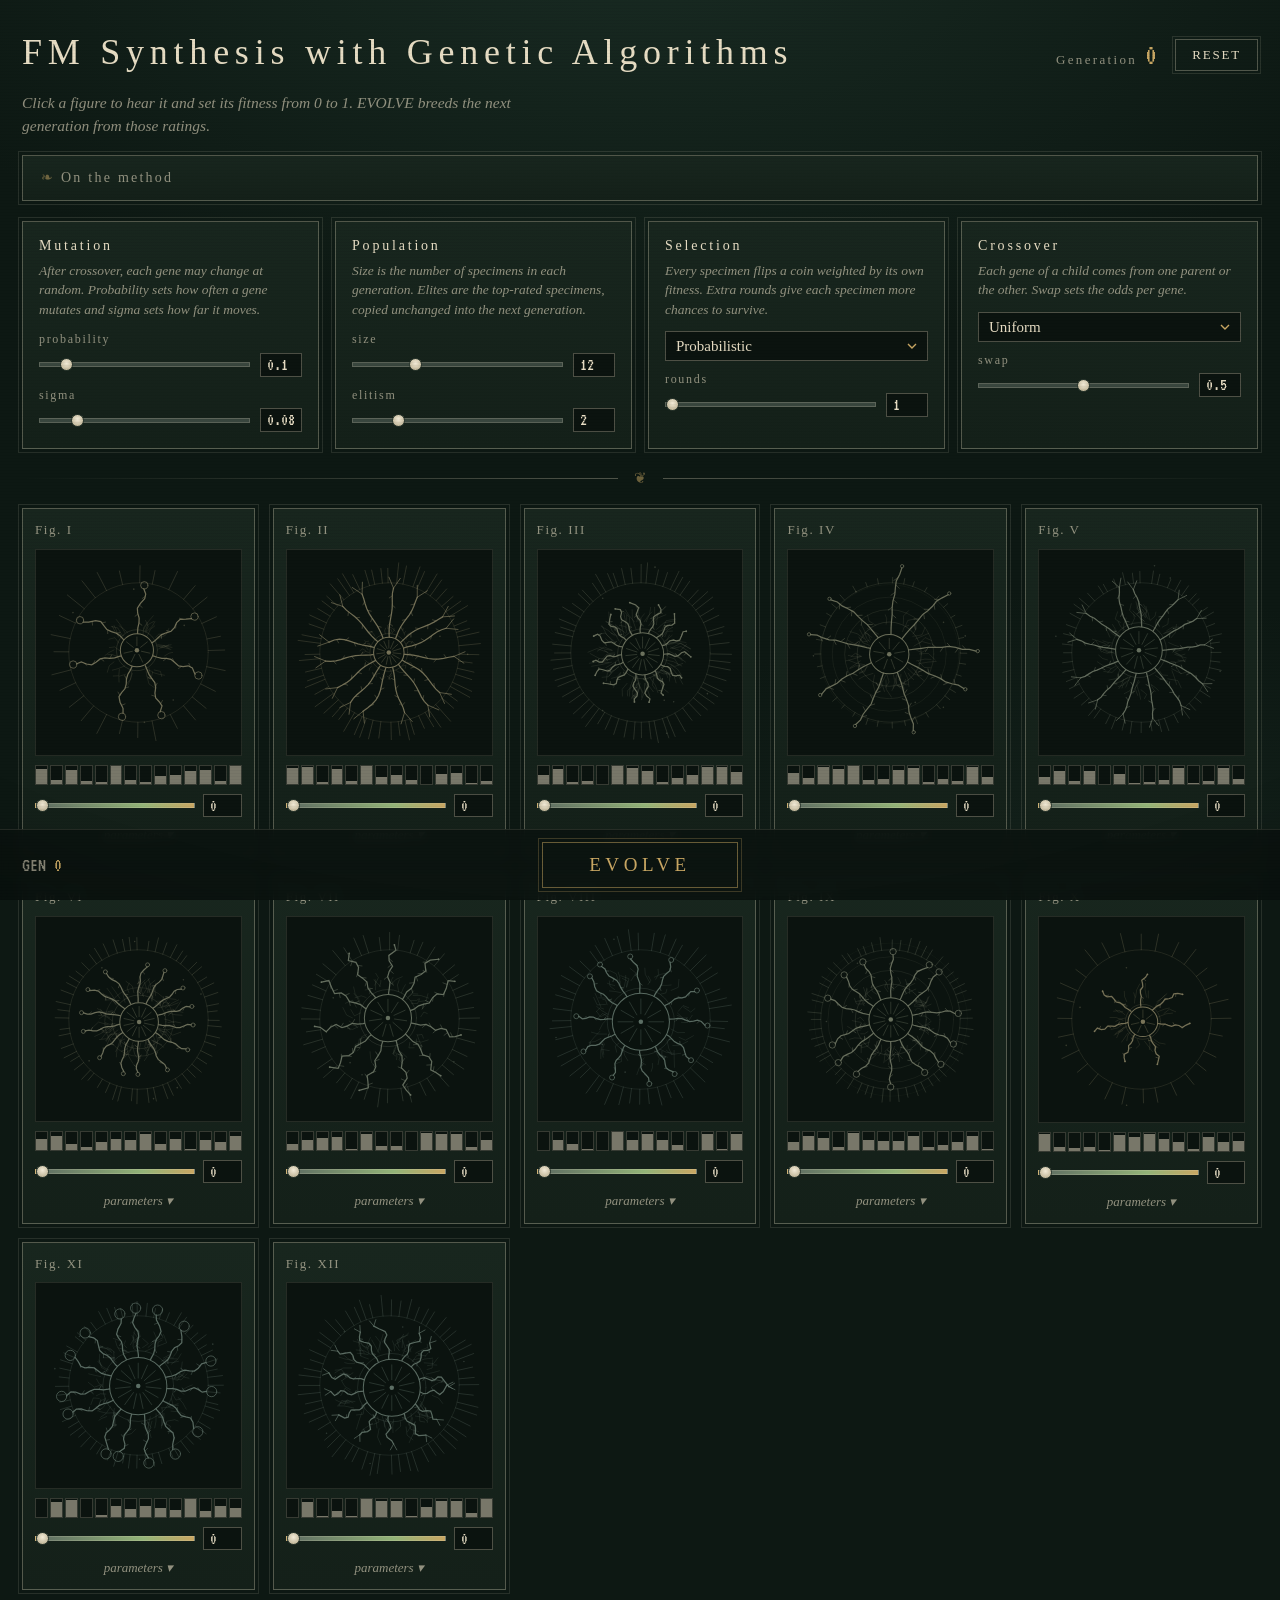
<file: media/fm-ga.html>
<!doctype html>
<html lang="en">
<head>
<meta charset="utf-8">
<meta name="viewport" content="width=device-width, initial-scale=1">
<title>FM Synthesis with Genetic Algorithms</title>
<link rel="preconnect" href="https://fonts.googleapis.com">
<link rel="preconnect" href="https://fonts.gstatic.com" crossorigin>
<link href="https://fonts.googleapis.com/css2?family=IM+Fell+English:ital@0;1&family=IM+Fell+English+SC&family=VT323&display=swap" rel="stylesheet">
<style>
*{box-sizing:border-box;-webkit-tap-highlight-color:transparent}
html,body{margin:0;padding:0}
:root{
  --plate:#0d1813;
  --panel:#142019;
  --panel2:#18261e;
  --well:#0b130f;
  --bone:#e6dcc3;
  --bone-dim:rgba(230,220,195,.6);
  --line:rgba(230,220,195,.3);
  --line-faint:rgba(230,220,195,.12);
  --gilt:#c9a763;
  --gilt-dim:rgba(201,167,99,.5);
  --verdant:#93b478;
  --faded:#5d6b62;
  --serif:"IM Fell English",Georgia,"Times New Roman",serif;
  --sc:"IM Fell English SC",Georgia,serif;
  --mono:"VT323","Courier New",monospace;
}
body{
  min-height:100vh;
  background:
    radial-gradient(1200px 700px at 50% -10%, rgba(38,64,52,.5), transparent 65%),
    radial-gradient(900px 600px at 85% 105%, rgba(30,48,40,.45), transparent 60%),
    var(--plate);
  background-attachment:fixed;
  color:var(--bone);
  font-family:var(--serif);
  font-size:16px;
  line-height:1.45;
}
.scanlines{
  position:fixed;inset:0;z-index:60;pointer-events:none;
  background:repeating-linear-gradient(0deg,rgba(0,0,0,.28) 0 1px,transparent 1px 3px);
  opacity:.1;
}
.vignette{
  position:fixed;inset:0;z-index:59;pointer-events:none;
  background:radial-gradient(130% 100% at 50% 40%,transparent 60%,rgba(0,0,0,.45));
}
main{
  position:relative;z-index:1;
  max-width:1280px;margin:0 auto;
  padding:26px 22px 130px;
}
header.top{
  display:flex;align-items:baseline;justify-content:space-between;
  gap:18px;flex-wrap:wrap;
}
h1{
  margin:0;
  font-family:var(--sc);font-weight:400;
  font-size:clamp(24px,3.6vw,36px);
  letter-spacing:.16em;
}
.hud{display:flex;align-items:center;gap:18px}
.gen-hud{display:flex;align-items:baseline;gap:8px}
.gen-hud em{
  font-family:var(--sc);font-style:normal;font-size:13px;
  letter-spacing:.18em;color:var(--bone-dim);
}
.gen-hud b{
  font-family:var(--mono);font-weight:400;font-size:30px;
  color:var(--gilt);line-height:1;
}
.btn{
  font-family:var(--sc);font-size:13px;letter-spacing:.14em;
  color:var(--bone);background:transparent;cursor:pointer;
  border:1px solid var(--line);outline:1px solid var(--line-faint);outline-offset:2px;
  padding:7px 16px;
  transition:color .15s,border-color .15s,background .15s;
}
.btn:hover{color:var(--gilt);border-color:var(--gilt-dim)}
.btn:focus-visible{outline:2px solid var(--gilt);outline-offset:2px}
.btn.arm{color:var(--plate);background:var(--gilt);border-color:var(--gilt)}
.lede{
  margin:14px 0 0;
  font-style:italic;color:var(--bone-dim);
  font-size:15.5px;max-width:64ch;
}
.rule{
  display:flex;align-items:center;gap:16px;
  margin:22px 0;
}
.rule::before,.rule::after{
  content:"";flex:1;height:1px;
  background:linear-gradient(90deg,transparent,var(--line));
}
.rule::after{background:linear-gradient(90deg,var(--line),transparent)}
.rule span{color:var(--gilt-dim);font-size:15px;line-height:1}
details.about{
  margin:18px 0 0;
  background:linear-gradient(180deg,var(--panel2),var(--panel));
  border:1px solid var(--line);
  outline:1px solid var(--line-faint);outline-offset:3px;
  padding:0;
}
details.about summary{
  cursor:pointer;list-style:none;
  font-family:var(--sc);font-size:14px;letter-spacing:.16em;
  padding:12px 18px;color:var(--bone-dim);
  transition:color .15s;
}
details.about summary::-webkit-details-marker{display:none}
details.about summary::before{content:"❧ ";color:var(--gilt-dim)}
details.about summary:hover{color:var(--gilt)}
details.about[open] summary{border-bottom:1px solid var(--line-faint);color:var(--bone)}
.about-body{padding:16px 18px 20px;max-width:78ch}
.about-body p{margin:0 0 14px;font-size:15.5px}
table.ptable{border-collapse:collapse;width:100%;max-width:560px}
table.ptable td{
  padding:5px 14px 5px 0;vertical-align:baseline;
  border-bottom:1px solid var(--line-faint);
}
table.ptable td:first-child{font-family:var(--sc);font-size:13px;letter-spacing:.06em;white-space:nowrap}
table.ptable td:nth-child(2){font-family:var(--mono);font-size:17px;color:var(--gilt);white-space:nowrap}
table.ptable td:last-child{font-style:italic;color:var(--bone-dim);font-size:14px}
.controls{
  display:grid;gap:16px;
  grid-template-columns:repeat(auto-fit,minmax(250px,1fr));
  margin-top:20px;
}
.card{
  background:linear-gradient(180deg,var(--panel2),var(--panel));
  border:1px solid var(--line);
  outline:1px solid var(--line-faint);outline-offset:3px;
  padding:14px 16px 16px;
}
.card h2{
  margin:0 0 4px;
  font-family:var(--sc);font-weight:400;font-size:14px;
  letter-spacing:.2em;color:var(--bone);
}
.card .cap{
  margin:0 0 12px;
  font-style:italic;font-size:13.5px;color:var(--bone-dim);
  min-height:2.6em;
}
.prow{margin:10px 0 0}
.prow label{
  display:block;font-family:var(--sc);font-size:12px;
  letter-spacing:.14em;color:var(--bone-dim);margin-bottom:4px;
}
.pair{display:flex;align-items:center;gap:10px}
input[type=range]{
  -webkit-appearance:none;appearance:none;
  flex:1;height:22px;background:transparent;cursor:pointer;margin:0;
}
input[type=range]::-webkit-slider-runnable-track{
  height:5px;background:#39463e;
  border:1px solid rgba(230,220,195,.2);
}
input[type=range]::-moz-range-track{
  height:5px;background:#39463e;
  border:1px solid rgba(230,220,195,.2);
}
input[type=range]::-webkit-slider-thumb{
  -webkit-appearance:none;appearance:none;
  width:13px;height:13px;border-radius:50%;
  margin-top:-5px;
  background:radial-gradient(circle at 50% 38%,#f2ead6,#b3a888);
  border:1px solid #2c382f;
}
input[type=range]::-moz-range-thumb{
  width:11px;height:11px;border-radius:50%;
  background:radial-gradient(circle at 50% 38%,#f2ead6,#b3a888);
  border:1px solid #2c382f;
}
input[type=range]:focus-visible{outline:2px solid var(--gilt);outline-offset:3px}
input[type=range].fit::-webkit-slider-runnable-track{
  background:linear-gradient(90deg,var(--faded),var(--verdant) 68%,var(--gilt));
}
input[type=range].fit::-moz-range-track{
  background:linear-gradient(90deg,var(--faded),var(--verdant) 68%,var(--gilt));
}
input[type=number]{
  font-family:var(--mono);font-size:18px;color:var(--bone);
  background:var(--well);border:1px solid var(--line);
  width:6ch;padding:2px 6px;
  -moz-appearance:textfield;appearance:textfield;
}
input[type=number]::-webkit-outer-spin-button,
input[type=number]::-webkit-inner-spin-button{-webkit-appearance:none;margin:0}
input[type=number]:focus-visible{outline:2px solid var(--gilt);outline-offset:1px}
select{
  font-family:var(--serif);font-size:15px;color:var(--bone);
  background:var(--well) url("data:image/svg+xml;charset=utf-8,%3Csvg xmlns='http://www.w3.org/2000/svg' width='10' height='6'%3E%3Cpath d='M1 1l4 4 4-4' fill='none' stroke='%23c9a763' stroke-width='1.4'/%3E%3C/svg%3E") no-repeat right 10px center;
  border:1px solid var(--line);
  width:100%;padding:6px 30px 6px 10px;
  -webkit-appearance:none;appearance:none;cursor:pointer;
}
select:focus-visible{outline:2px solid var(--gilt);outline-offset:1px}
#plate{
  display:grid;gap:18px;
  grid-template-columns:repeat(auto-fill,minmax(196px,1fr));
}
.specimen{
  background:linear-gradient(180deg,var(--panel2),var(--panel));
  border:1px solid var(--line);
  outline:1px solid var(--line-faint);outline-offset:3px;
  padding:12px 12px 12px;
  display:flex;flex-direction:column;gap:9px;
  transition:opacity .3s,border-color .25s,outline-color .25s;
}
.specimen.is-playing{
  border-color:var(--gilt-dim);
  outline-color:rgba(201,167,99,.35);
}
body.auditioning #plate .specimen:not(.is-playing){opacity:.32}
.fig-head{
  display:flex;align-items:baseline;justify-content:space-between;gap:8px;
  min-height:18px;
}
.fig-no{
  font-family:var(--sc);font-size:13px;letter-spacing:.12em;
  color:var(--bone-dim);
}
.specimen.is-playing .fig-no{color:var(--gilt)}
.elite-tag{
  font-family:var(--sc);font-size:10px;letter-spacing:.16em;
  color:var(--gilt);border:1px solid var(--gilt-dim);
  padding:1px 7px;line-height:1.5;
}
button.figure{
  position:relative;display:block;width:100%;
  aspect-ratio:1/1;padding:0;cursor:pointer;
  background:var(--well);
  border:1px solid var(--line-faint);
}
button.figure:focus-visible{outline:2px solid var(--gilt);outline-offset:2px}
.fig-inner{position:absolute;inset:0;will-change:transform}
.fig-inner canvas{
  position:absolute;inset:0;width:100%;height:100%;display:block;
  transition:opacity .25s;
}
.glow{
  position:absolute;inset:-6%;pointer-events:none;
  opacity:var(--env,0);
  mix-blend-mode:screen;
}
.genes{
  display:grid;grid-template-columns:repeat(14,1fr);gap:2px;
  height:20px;
}
.gene{
  position:relative;overflow:hidden;
  background:var(--well);border:1px solid rgba(230,220,195,.2);
}
.gene i{
  position:absolute;left:0;right:0;bottom:0;
  background:rgba(230,220,195,.5);
}
.fit-row{display:flex;align-items:center;gap:8px}
.fit-row input[type=number]{width:5.5ch;font-size:17px}
.p-toggle{
  align-self:center;
  font-family:var(--serif);font-style:italic;font-size:13px;
  color:var(--bone-dim);background:none;border:none;cursor:pointer;
  padding:1px 6px;
}
.p-toggle:hover{color:var(--gilt)}
.p-toggle:focus-visible{outline:2px solid var(--gilt);outline-offset:2px}
.p-body{border-top:1px solid var(--line-faint);padding-top:8px}
.p-body pre{
  margin:0 0 8px;
  font-family:var(--mono);font-size:16px;line-height:1.35;
  color:var(--bone);white-space:pre;
}
.p-body pre b{color:var(--gilt);font-weight:400}
.copy-btn{font-size:11px;padding:4px 12px}
.evolvebar{
  position:fixed;left:0;right:0;bottom:0;z-index:50;
  display:grid;grid-template-columns:1fr auto 1fr;align-items:center;
  gap:12px;
  padding:12px max(22px,env(safe-area-inset-left)) calc(12px + env(safe-area-inset-bottom)) max(22px,env(safe-area-inset-right));
  background:rgba(11,19,15,.88);
  backdrop-filter:blur(6px);
  border-top:1px solid var(--line-faint);
}
.evolvebar .bar-gen{
  justify-self:start;
  font-family:var(--mono);font-size:20px;color:var(--bone-dim);
}
.evolvebar .bar-gen b{color:var(--gilt);font-weight:400}
#evolveBtn{
  justify-self:center;
  font-size:19px;letter-spacing:.24em;
  padding:11px 46px;
  color:var(--gilt);border-color:var(--gilt-dim);
  outline:1px solid rgba(201,167,99,.25);outline-offset:3px;
}
#evolveBtn:hover{background:var(--gilt);color:var(--plate)}
.born{animation:born .45s ease-out backwards}
@keyframes born{
  from{opacity:0;transform:translateY(7px)}
  to{opacity:1;transform:none}
}
@media (max-width:560px){
  #plate{grid-template-columns:repeat(auto-fill,minmax(156px,1fr));gap:14px}
  .evolvebar .bar-gen{font-size:17px}
  #evolveBtn{padding:10px 30px;font-size:17px}
}
@media (prefers-reduced-motion:reduce){
  .born{animation:none}
  .specimen,.fig-inner canvas{transition:none}
}
</style>
</head>
<body>
<div class="scanlines" aria-hidden="true"></div>
<div class="vignette" aria-hidden="true"></div>
<main>
  <header class="top">
    <h1>FM Synthesis with Genetic Algorithms</h1>
    <div class="hud">
      <span class="gen-hud"><em>Generation</em> <b id="genNum" aria-live="polite">0</b></span>
      <button class="btn" id="resetBtn">RESET</button>
    </div>
  </header>
  <p class="lede">Click a figure to hear it and set its fitness from 0 to 1. EVOLVE breeds the next generation from those ratings.</p>

  <details class="about">
    <summary>On the method</summary>
    <div class="about-body">
      <p>Every specimen carries a genome of fourteen genes, each a number between 0 and 1. The genes decode to the parameters of a small FM voice: a sine-wave modulator bends the frequency of a sine-wave carrier, feedback lets the modulator bend its own phase into a richer wave, vibrato wavers the carrier pitch, and a curved attack–release envelope shapes the amplitude. Parameters marked start → end glide between two values across the note. Frequencies map onto their genes exponentially, so blending two genomes blends their pitches in equal musical ratios. You are the fitness function. Specimens you rate highly are more likely to survive selection and pass their genes to the next generation, so the population adapts to your taste. Each drawing is computed from the genome, and identical genomes always produce identical figures.</p>
      <table class="ptable">
        <tr><td>carrier frequency</td><td>50–2000 Hz</td><td>pitch of the sound</td></tr>
        <tr><td>modulator frequency</td><td>0.5–2000 Hz</td><td>spacing of the sidebands</td></tr>
        <tr><td>mod index</td><td>0–10, start → end</td><td>brightness across the note</td></tr>
        <tr><td>attack time</td><td>0.01–2 s</td><td>rise to full volume</td></tr>
        <tr><td>release time</td><td>0.05–5 s</td><td>fade to silence</td></tr>
        <tr><td>attack curve</td><td>−4–4</td><td>bend of the rise, 0 is linear</td></tr>
        <tr><td>release curve</td><td>−4–4</td><td>bend of the fade, 0 is linear</td></tr>
        <tr><td>vibrato rate</td><td>0.1–5 Hz, start → end</td><td>speed of the pitch waver</td></tr>
        <tr><td>vibrato depth</td><td>0–25 ¢, start → end</td><td>width of the pitch waver</td></tr>
        <tr><td>feedback</td><td>0–1.5, start → end</td><td>the modulator folding into itself</td></tr>
      </table>
    </div>
  </details>

  <section class="controls" aria-label="Algorithm settings">
    <div class="card">
      <h2>Mutation</h2>
      <p class="cap">After crossover, each gene may change at random. Probability sets how often a gene mutates and sigma sets how far it moves.</p>
      <div class="prow"><label for="mutP">probability</label>
        <div class="pair"><input type="range" id="mutP" min="0" max="1" step="0.01" value="0.1"><input type="number" id="mutPN" min="0" max="1" step="0.01" value="0.1" aria-label="Mutation probability"></div>
      </div>
      <div class="prow"><label for="mutS">sigma</label>
        <div class="pair"><input type="range" id="mutS" min="0" max="0.5" step="0.01" value="0.08"><input type="number" id="mutSN" min="0" max="0.5" step="0.01" value="0.08" aria-label="Mutation sigma"></div>
      </div>
    </div>
    <div class="card">
      <h2>Population</h2>
      <p class="cap">Size is the number of specimens in each generation. Elites are the top-rated specimens, copied unchanged into the next generation.</p>
      <div class="prow"><label for="popS">size</label>
        <div class="pair"><input type="range" id="popS" min="4" max="32" step="1" value="12"><input type="number" id="popSN" min="4" max="32" step="1" value="12" aria-label="Population size"></div>
      </div>
      <div class="prow"><label for="elit">elitism</label>
        <div class="pair"><input type="range" id="elit" min="0" max="10" step="1" value="2"><input type="number" id="elitN" min="0" max="10" step="1" value="2" aria-label="Elitism"></div>
      </div>
    </div>
    <div class="card">
      <h2>Selection</h2>
      <p class="cap" id="selCap"></p>
      <div class="prow">
        <select id="selMode" aria-label="Selection method">
          <option value="prob">Probabilistic</option>
          <option value="tournament">Tournament</option>
          <option value="roulette">Roulette</option>
        </select>
      </div>
      <div id="selParams"></div>
    </div>
    <div class="card">
      <h2>Crossover</h2>
      <p class="cap" id="xCap"></p>
      <div class="prow">
        <select id="xType" aria-label="Crossover type">
          <option value="uniform">Uniform</option>
          <option value="single_point">Single point</option>
          <option value="arithmetic">Arithmetic</option>
        </select>
      </div>
      <div id="xParams"></div>
    </div>
  </section>

  <div class="rule" aria-hidden="true"><span>❦</span></div>

  <section id="plate" aria-label="Population"></section>
</main>

<div class="evolvebar">
  <span class="bar-gen">GEN <b id="genEcho">0</b></span>
  <button class="btn" id="evolveBtn">EVOLVE</button>
  <span></span>
</div>

<script>
const PARAM_DEFS = [
  { key: "carrier_freq",    name: "carrier",             unit: " Hz", min: 50,   max: 2000, dp: 1, map: "exp" },
  { key: "modulator_freq",  name: "modulator",           unit: " Hz", min: 0.5,  max: 2000, dp: 1, map: "exp" },
  { key: "start_mod_index", name: "index start",         unit: "",    min: 0,    max: 10,   dp: 2, map: "lin" },
  { key: "end_mod_index",   name: "index end",           unit: "",    min: 0,    max: 10,   dp: 2, map: "lin" },
  { key: "attack_time",     name: "attack",              unit: " s",  min: 0.01, max: 2.0,  dp: 3, map: "lin" },
  { key: "release_time",    name: "release",             unit: " s",  min: 0.05, max: 5.0,  dp: 3, map: "lin" },
  { key: "attack_curve",    name: "attack curve",        unit: "",    min: -4,   max: 4,    dp: 2, map: "lin" },
  { key: "release_curve",   name: "release curve",       unit: "",    min: -4,   max: 4,    dp: 2, map: "lin" },
  { key: "start_vib_rate",  name: "vibrato rate start",  unit: " Hz", min: 0.1,  max: 5,    dp: 2, map: "exp" },
  { key: "end_vib_rate",    name: "vibrato rate end",    unit: " Hz", min: 0.1,  max: 5,    dp: 2, map: "exp" },
  { key: "start_vib_depth", name: "vibrato depth start", unit: " ¢",  min: 0,    max: 25,    dp: 2, map: "lin" },
  { key: "end_vib_depth",   name: "vibrato depth end",   unit: " ¢",  min: 0,    max: 25,    dp: 2, map: "lin" },
  { key: "start_feedback",  name: "feedback start",      unit: "",    min: 0,    max: 1.5,  dp: 2, map: "lin" },
  { key: "end_feedback",    name: "feedback end",        unit: "",    min: 0,    max: 1.5,  dp: 2, map: "lin" }
];
const GENES = PARAM_DEFS.length;
const AMP = 0.2;
const LOUDNESS_STRENGTH = 0.6;

function clamp(v, lo, hi) { return Math.min(hi, Math.max(lo, v)); }
function lerp(a, b, x) { return a + (b - a) * x; }

function mapParams(g) {
  const p = {};
  for (let i = 0; i < GENES; i++) {
    const d = PARAM_DEFS[i];
    const x = clamp(g[i], 0, 1);
    p[d.key] = d.map === "exp" ? d.min * Math.pow(d.max / d.min, x) : lerp(d.min, d.max, x);
  }
  return p;
}

function gauss() {
  let u = 0, v = 0;
  while (u === 0) u = Math.random();
  while (v === 0) v = Math.random();
  return Math.sqrt(-2 * Math.log(u)) * Math.cos(2 * Math.PI * v);
}

function skewLow(u, p) { return Math.pow(clamp(u, 0, 1), p); }
function skewHigh(u, p) { return 1 - Math.pow(1 - clamp(u, 0, 1), p); }

const INIT_SKEW = PARAM_DEFS.map((d, i) => i === 4 ? ["low", 3] : i === 5 ? ["high", 3] : ["uniform", 1]);

function sampleGene(i) {
  const [mode, p] = INIT_SKEW[i];
  const u = Math.random();
  if (mode === "low") return skewLow(u, p);
  if (mode === "high") return skewHigh(u, p);
  return u;
}

function randomGenome() {
  const g = new Array(GENES);
  for (let i = 0; i < GENES; i++) g[i] = sampleGene(i);
  return g;
}

function crossoverUniform(a, b, pSwap) {
  const c = new Array(a.length);
  for (let i = 0; i < a.length; i++) c[i] = Math.random() < pSwap ? a[i] : b[i];
  return c;
}

function crossoverSinglePoint(a, b, point) {
  if (a.length < 2) return a.slice();
  const c = new Array(a.length);
  for (let i = 0; i < a.length; i++) c[i] = i < point ? a[i] : b[i];
  return c;
}

function crossoverArithmetic(a, b, alpha) {
  const c = new Array(a.length);
  for (let i = 0; i < a.length; i++) c[i] = clamp(alpha * a[i] + (1 - alpha) * b[i], 0, 1);
  return c;
}

function mutate(g, p, sigma) {
  const m = g.slice();
  for (let i = 0; i < m.length; i++) {
    if (Math.random() < p) {
      if (Math.random() < 0.5) m[i] += gauss() * sigma;
      else m[i] = Math.random();
    }
    m[i] = clamp(m[i], 0, 1);
  }
  return m;
}

function rankIndices(fit) {
  return [...fit.keys()].sort((a, b) => fit[b] - fit[a]);
}

function sampleWithoutReplacement(arr, k) {
  const a = arr.slice();
  for (let i = 0; i < k; i++) {
    const j = i + Math.floor(Math.random() * (a.length - i));
    const t = a[i]; a[i] = a[j]; a[j] = t;
  }
  return a.slice(0, k);
}

function weightedSampleWithoutReplacement(weights, k) {
  const idx = [...weights.keys()];
  const w = weights.slice();
  const chosen = [];
  for (let n = 0; n < k && idx.length > 0; n++) {
    let total = 0;
    for (const x of w) total += x;
    let r = Math.random() * total;
    let pick = w.length - 1;
    for (let i = 0; i < w.length; i++) {
      r -= w[i];
      if (r <= 0) { pick = i; break; }
    }
    chosen.push(idx[pick]);
    idx.splice(pick, 1);
    w.splice(pick, 1);
  }
  return chosen;
}

const engine = {
  popSize: 12,
  mutationProb: 0.1,
  mutationSigma: 0.08,
  elitism: 2,
  crossoverType: "uniform",
  crossoverParams: { p_swap: 0.5, point: 7, alpha: 0.5 },
  selectionMode: "prob",
  selectionParams: { rounds: 1, k: 3, keep_frac: 0.5, power: 1.0 },
  generation: 0,
  population: [],
  fitness: []
};

let lastEliteCount = 0;

function initPopulation() {
  engine.population = [];
  for (let i = 0; i < engine.popSize; i++) engine.population.push(randomGenome());
  engine.fitness = new Array(engine.popSize).fill(0);
  engine.generation = 0;
  lastEliteCount = 0;
}

function doCrossover(a, b) {
  if (engine.crossoverType === "uniform") {
    return crossoverUniform(a, b, engine.crossoverParams.p_swap);
  }
  if (engine.crossoverType === "single_point") {
    const point = Math.round(clamp(engine.crossoverParams.point, 1, a.length - 1));
    return crossoverSinglePoint(a, b, point);
  }
  if (engine.crossoverType === "arithmetic") {
    return crossoverArithmetic(a, b, clamp(engine.crossoverParams.alpha, 0, 1));
  }
  return crossoverUniform(a, b, 0.5);
}

function selectSurvivors() {
  const n = engine.population.length;
  const fit = engine.fitness;
  if (engine.selectionMode === "prob") {
    const rounds = Math.max(1, Math.round(engine.selectionParams.rounds));
    const winners = [];
    for (let i = 0; i < n; i++) {
      const p = clamp(fit[i], 0, 1);
      let ok = false;
      for (let r = 0; r < rounds; r++) {
        if (Math.random() < p) { ok = true; break; }
      }
      if (ok) winners.push(i);
    }
    if (winners.length < Math.max(2, engine.elitism)) {
      return rankIndices(fit).slice(0, Math.max(2, engine.elitism)).map(i => engine.population[i]);
    }
    return winners.map(i => engine.population[i]);
  }
  if (engine.selectionMode === "tournament") {
    const k = Math.round(clamp(engine.selectionParams.k, 2, n));
    const keep = clamp(engine.selectionParams.keep_frac, 0.05, 1);
    const target = Math.max(engine.elitism, Math.ceil(keep * n));
    const winners = new Set();
    const idx = [...Array(n).keys()];
    let guard = 200 * n;
    while (winners.size < target && guard-- > 0) {
      const cand = sampleWithoutReplacement(idx, Math.min(k, n));
      let best = cand[0];
      for (const j of cand) if (fit[j] > fit[best]) best = j;
      winners.add(best);
      if (winners.size === n) break;
    }
    return [...winners].map(i => engine.population[i]);
  }
  if (engine.selectionMode === "roulette") {
    const keep = clamp(engine.selectionParams.keep_frac, 0.05, 1);
    const power = Math.max(0.1, engine.selectionParams.power);
    let target = Math.max(engine.elitism, Math.ceil(keep * n));
    target = Math.min(target, n);
    let w = fit.map(f => Math.pow(Math.max(0, f), power));
    if (w.every(x => x === 0)) w = w.map(() => 1);
    return weightedSampleWithoutReplacement(w, target).map(i => engine.population[i]);
  }
  return rankIndices(fit).slice(0, Math.max(2, engine.elitism)).map(i => engine.population[i]);
}

function chooseParents(survivors) {
  if (survivors.length >= 2) return sampleWithoutReplacement(survivors, 2);
  if (survivors.length === 1) return [survivors[0], randomGenome()];
  return [randomGenome(), randomGenome()];
}

function breed() {
  const survivors = selectSurvivors();
  const order = rankIndices(engine.fitness);
  const elites = order.slice(0, engine.elitism).map(i => engine.population[i].slice());
  const newPop = elites.slice();
  while (newPop.length < engine.popSize) {
    const [a, b] = chooseParents(survivors);
    let child = doCrossover(a, b);
    child = mutate(child, engine.mutationProb, engine.mutationSigma);
    newPop.push(child);
  }
  engine.population = newPop.slice(0, engine.popSize);
  engine.fitness = new Array(engine.popSize).fill(0);
  engine.generation += 1;
  lastEliteCount = Math.min(elites.length, engine.popSize);
}

function toRoman(n) {
  const table = [[1000, "M"], [900, "CM"], [500, "D"], [400, "CD"], [100, "C"], [90, "XC"], [50, "L"], [40, "XL"], [10, "X"], [9, "IX"], [5, "V"], [4, "IV"], [1, "I"]];
  let out = "";
  for (const [v, s] of table) { while (n >= v) { out += s; n -= v; } }
  return out;
}

function aWeightDb(f) {
  const f2 = f * f;
  const r = 148693636 * f2 * f2 /
    ((f2 + 424.36) * Math.sqrt((f2 + 11599.29) * (f2 + 544496.41)) * (f2 + 148693636));
  return 20 * Math.log10(r) + 2.0;
}

function loudnessGain(freq) {
  const db = (aWeightDb(1000) - aWeightDb(Math.max(20, freq))) * LOUDNESS_STRENGTH;
  return Math.pow(10, clamp(db, -8, 8) / 20);
}

function hashGenome(g) {
  const s = g.map(x => x.toFixed(6)).join(",");
  let h = 2166136261 >>> 0;
  for (let i = 0; i < s.length; i++) {
    h ^= s.charCodeAt(i);
    h = Math.imul(h, 16777619);
  }
  return h >>> 0;
}

function mulberry32(a) {
  return function () {
    a |= 0; a = a + 0x6D2B79F5 | 0;
    let t = Math.imul(a ^ a >>> 15, 1 | a);
    t = t + Math.imul(t ^ t >>> 7, 61 | t) ^ t;
    return ((t ^ t >>> 14) >>> 0) / 4294967296;
  };
}

function inkColor(gc) {
  const lo = [168, 196, 182];
  const hi = [230, 208, 156];
  const c = lo.map((v, i) => Math.round(lerp(v, hi[i], gc)));
  return c;
}

function rgba(c, a) { return "rgba(" + c[0] + "," + c[1] + "," + c[2] + "," + a + ")"; }

function drawSpecimen(canvas, genome) {
  const dpr = window.devicePixelRatio || 1;
  const cw = canvas.clientWidth || 200;
  const S = Math.max(120, cw);
  canvas.width = Math.round(S * dpr);
  canvas.height = Math.round(S * dpr);
  const ctx = canvas.getContext("2d");
  ctx.setTransform(dpr, 0, 0, dpr, 0, 0);
  ctx.clearRect(0, 0, S, S);

  const [gc, gm, gi0, gi1, ga, gr, gca, gcr, gvr0, gvr1, gvd0, gvd1, gfb0, gfb1] = genome;
  const rng = mulberry32(hashGenome(genome));
  const ink = inkColor(gc);
  const cx = S / 2, cy = S / 2;
  const ox = (gca - 0.5) * S * 0.028;
  const oy = (gcr - 0.5) * S * 0.028;
  const Rout = S * 0.47;
  const Rg = S * 0.34;
  const arms = 5 + Math.floor(gm * 11.999);
  const avgIdx = (gi0 + gi1) / 2;
  const brighten = gi1 - gi0;
  const fbm = (gfb0 + gfb1) / 2;
  const wobAmp = S * 0.024 * ((gvd0 + gvd1) / 2);
  const wobWaves = 1 + Math.round(3 * ((gvr0 + gvr1) / 2));
  const coreR = Rout * (0.14 + 0.16 * (1 - gc));
  const armLen = lerp(coreR + Rout * 0.22, Rout * 0.98, avgIdx * 0.82 + 0.18 * rng());
  const rings = 1 + Math.round(ga * 3);
  const cil = lerp(S * 0.015, S * 0.11, gr);
  const serr = 2 + Math.round(5 * avgIdx);

  ctx.lineCap = "round";

  ctx.beginPath();
  ctx.arc(cx, cy, Rg, 0, Math.PI * 2);
  ctx.strokeStyle = rgba(ink, 0.2);
  ctx.lineWidth = 1;
  ctx.stroke();

  const nCil = arms * 4;
  ctx.strokeStyle = rgba(ink, 0.42);
  ctx.lineWidth = Math.max(0.7, S * 0.0035);
  for (let j = 0; j < nCil; j++) {
    const th = (j / nCil) * Math.PI * 2 + (rng() - 0.5) * 0.06;
    const l = cil * (0.6 + 0.4 * rng());
    ctx.beginPath();
    ctx.moveTo(cx + Math.cos(th) * Rg, cy + Math.sin(th) * Rg);
    ctx.lineTo(cx + Math.cos(th) * (Rg + l), cy + Math.sin(th) * (Rg + l));
    ctx.stroke();
  }

  const spineW = Math.max(1, S * 0.006);
  const tickW = Math.max(0.7, S * 0.0038);
  for (let a = 0; a < arms; a++) {
    const th0 = (a / arms) * Math.PI * 2 - Math.PI / 2 + (rng() - 0.5) * (0.22 / arms) * Math.PI;
    const bend = (rng() - 0.5) * 0.34;
    const wobPh = rng() * Math.PI * 2;
    const len = armLen * (0.92 + 0.08 * rng());
    const pts = [];
    const steps = 10;
    for (let s = 0; s <= steps; s++) {
      const u = s / steps;
      const r = lerp(coreR * 0.9, len, u);
      const ang = th0 + bend * u * u;
      const wob = wobAmp * u * Math.sin(u * wobWaves * Math.PI * 2 + wobPh);
      const px = cx + Math.cos(ang) * r + Math.cos(ang + Math.PI / 2) * wob;
      const py = cy + Math.sin(ang) * r + Math.sin(ang + Math.PI / 2) * wob;
      pts.push([px, py, ang]);
    }
    ctx.beginPath();
    ctx.moveTo(pts[0][0], pts[0][1]);
    for (let s = 1; s <= steps; s++) ctx.lineTo(pts[s][0], pts[s][1]);
    ctx.strokeStyle = rgba(ink, 0.9);
    ctx.lineWidth = spineW;
    ctx.stroke();

    ctx.strokeStyle = rgba(ink, 0.55);
    ctx.lineWidth = tickW;
    const tl = S * (0.012 + 0.014 * avgIdx);
    for (let t = 0; t < serr; t++) {
      const u = 0.3 + 0.55 * (t / Math.max(1, serr - 1));
      const s = u * steps;
      const s0 = Math.floor(s), fr = s - s0;
      const p0 = pts[Math.min(s0, steps)], p1 = pts[Math.min(s0 + 1, steps)];
      const px = lerp(p0[0], p1[0], fr), py = lerp(p0[1], p1[1], fr);
      const ang = lerp(p0[2], p1[2], fr);
      const side = t % 2 === 0 ? 1 : -1;
      const nx = Math.cos(ang + side * Math.PI / 2), ny = Math.sin(ang + side * Math.PI / 2);
      const back = Math.PI * 0.22 * side;
      const dx = nx * Math.cos(back) - ny * Math.sin(back);
      const dy = nx * Math.sin(back) + ny * Math.cos(back);
      ctx.beginPath();
      ctx.moveTo(px, py);
      ctx.lineTo(px + dx * tl, py + dy * tl);
      ctx.stroke();
    }

    const tip = pts[steps];
    const tipAng = tip[2];
    if (brighten > 0.08) {
      const fl = S * (0.02 + 0.05 * brighten);
      ctx.strokeStyle = rgba(ink, 0.85);
      ctx.lineWidth = tickW;
      for (const d of [-0.5, 0.5]) {
        ctx.beginPath();
        ctx.moveTo(tip[0], tip[1]);
        ctx.lineTo(tip[0] + Math.cos(tipAng + d) * fl, tip[1] + Math.sin(tipAng + d) * fl);
        ctx.stroke();
      }
    } else if (brighten < -0.08) {
      const kr = Math.max(1.4, S * (0.006 + 0.02 * -brighten));
      ctx.beginPath();
      ctx.arc(tip[0] + Math.cos(tipAng) * kr, tip[1] + Math.sin(tipAng) * kr, kr, 0, Math.PI * 2);
      ctx.strokeStyle = rgba(ink, 0.85);
      ctx.lineWidth = tickW;
      ctx.stroke();
    } else {
      ctx.beginPath();
      ctx.arc(tip[0], tip[1], Math.max(0.9, S * 0.004), 0, Math.PI * 2);
      ctx.fillStyle = rgba(ink, 0.85);
      ctx.fill();
    }
  }

  if (fbm > 0.04) {
    const hairs = Math.round(arms * (1.5 + 6 * fbm));
    ctx.strokeStyle = rgba(ink, 0.32);
    ctx.lineWidth = Math.max(0.6, S * 0.0026);
    for (let h = 0; h < hairs; h++) {
      const th = rng() * Math.PI * 2;
      const r0 = coreR * (1.1 + 0.5 * rng());
      const l = S * (0.02 + 0.1 * fbm) * (0.45 + 0.55 * rng());
      const th1 = th + (rng() - 0.5) * 0.3;
      const th2 = th1 + (rng() - 0.5) * 0.3;
      ctx.beginPath();
      ctx.moveTo(cx + Math.cos(th) * r0, cy + Math.sin(th) * r0);
      ctx.lineTo(cx + Math.cos(th1) * (r0 + l * 0.55), cy + Math.sin(th1) * (r0 + l * 0.55));
      ctx.lineTo(cx + Math.cos(th2) * (r0 + l), cy + Math.sin(th2) * (r0 + l));
      ctx.stroke();
    }
  }

  const ringGap = coreR * (0.32 + 0.85 * ga);
  for (let k = 1; k <= rings; k++) {
    ctx.beginPath();
    ctx.arc(cx + ox, cy + oy, coreR + k * ringGap * 0.55, 0, Math.PI * 2);
    ctx.strokeStyle = rgba(ink, 0.42 - k * 0.08);
    ctx.lineWidth = Math.max(0.7, S * 0.0032);
    ctx.stroke();
  }

  ctx.beginPath();
  ctx.arc(cx + ox, cy + oy, coreR, 0, Math.PI * 2);
  ctx.fillStyle = "#0b130f";
  ctx.fill();
  ctx.strokeStyle = rgba(ink, 0.9);
  ctx.lineWidth = Math.max(1, S * 0.005);
  ctx.stroke();

  ctx.strokeStyle = rgba(ink, 0.5);
  ctx.lineWidth = Math.max(0.7, S * 0.0032);
  for (let a = 0; a < arms; a++) {
    const th = (a / arms) * Math.PI * 2 - Math.PI / 2;
    ctx.beginPath();
    ctx.moveTo(cx + ox + Math.cos(th) * coreR * 0.28, cy + oy + Math.sin(th) * coreR * 0.28);
    ctx.lineTo(cx + ox + Math.cos(th) * coreR * 0.8, cy + oy + Math.sin(th) * coreR * 0.8);
    ctx.stroke();
  }
  ctx.beginPath();
  ctx.arc(cx + ox, cy + oy, Math.max(1.4, S * 0.011), 0, Math.PI * 2);
  ctx.fillStyle = rgba(ink, 0.95);
  ctx.fill();

  const specks = 3 + Math.floor(rng() * 5);
  ctx.fillStyle = rgba(ink, 0.4);
  for (let d = 0; d < specks; d++) {
    const th = rng() * Math.PI * 2;
    const r = lerp(Rg * 0.75, Rout * 0.92, rng());
    ctx.beginPath();
    ctx.arc(cx + Math.cos(th) * r, cy + Math.sin(th) * r, Math.max(0.8, S * 0.0035), 0, Math.PI * 2);
    ctx.fill();
  }
}

let ac = null, master = null;
let current = null;
let buffers = [];
let envAnim = null;
const reducedMotion = window.matchMedia("(prefers-reduced-motion: reduce)");

function ensureAudio() {
  if (!ac) {
    ac = new (window.AudioContext || window.webkitAudioContext)();
    const comp = ac.createDynamicsCompressor();
    comp.threshold.value = -10;
    comp.knee.value = 12;
    comp.ratio.value = 4;
    comp.attack.value = 0.003;
    comp.release.value = 0.25;
    master = ac.createGain();
    master.gain.value = 0.9;
    master.connect(comp);
    comp.connect(ac.destination);
  }
  if (ac.state === "suspended") ac.resume();
}

function envShape(pos, c) {
  if (Math.abs(c) < 1e-4) return pos;
  return (1 - Math.exp(c * pos)) / (1 - Math.exp(c));
}

function renderBuffer(genome) {
  const p = mapParams(genome);
  const sr = ac.sampleRate;
  const aN = Math.max(1, Math.round(p.attack_time * sr));
  const rN = Math.max(1, Math.round(p.release_time * sr));
  const n = aN + rN;
  const buf = ac.createBuffer(1, n, sr);
  const d = buf.getChannelData(0);
  const wc = 2 * Math.PI * p.carrier_freq / sr;
  const wm = 2 * Math.PI * p.modulator_freq / sr;
  const twoPiSr = 2 * Math.PI / sr;
  const den = n > 1 ? n - 1 : 1;
  const dIdx = (p.end_mod_index - p.start_mod_index) / den;
  const dVr = (p.end_vib_rate - p.start_vib_rate) / den;
  const dVd = (p.end_vib_depth - p.start_vib_depth) / den;
  const dFb = (p.end_feedback - p.start_feedback) / den;
  let carPhase = 0, modPhase = 0, vibPhase = 0, modPrev = 0;
  for (let i = 0; i < n; i++) {
    const env = i < aN
      ? envShape(i / aN, p.attack_curve)
      : (rN === 1 ? 1 : 1 - envShape((i - aN) / (rN - 1), p.release_curve));
    const idx = p.start_mod_index + dIdx * i;
    const modOut = Math.sin(modPhase + (p.start_feedback + dFb * i) * modPrev);
    modPrev = modOut;
    d[i] = clamp(AMP * env * Math.sin(carPhase + idx * modOut), -1, 1);
    modPhase += wm;
    vibPhase += twoPiSr * (p.start_vib_rate + dVr * i);
    carPhase += wc * Math.pow(2, (p.start_vib_depth + dVd * i) * Math.sin(vibPhase) / 1200);
  }
  return buf;
}

function stopAudio() {
  if (!current) return;
  const { src, g } = current;
  current = null;
  try {
    g.gain.cancelScheduledValues(ac.currentTime);
    g.gain.setTargetAtTime(0, ac.currentTime, 0.012);
    src.stop(ac.currentTime + 0.08);
  } catch (e) {}
}

function clearPlayingUI() {
  if (envAnim) { cancelAnimationFrame(envAnim); envAnim = null; }
  document.body.classList.remove("auditioning");
  for (const c of cards) {
    c.el.classList.remove("is-playing");
    c.el.style.removeProperty("--env");
    c.inner.style.transform = "";
  }
}

function markPlayingUI(i, atk, rel) {
  document.body.classList.add("auditioning");
  const c = cards[i];
  c.el.classList.add("is-playing");
  const t0 = performance.now();
  const total = atk + rel;
  const step = () => {
    const e = (performance.now() - t0) / 1000;
    const env = e < atk ? e / atk : Math.max(0, 1 - (e - atk) / rel);
    c.el.style.setProperty("--env", env.toFixed(3));
    if (!reducedMotion.matches) {
      c.inner.style.transform = "scale(" + (1 + 0.05 * env).toFixed(4) + ")";
    }
    if (e < total + 0.1 && current && current.i === i) {
      envAnim = requestAnimationFrame(step);
    }
  };
  envAnim = requestAnimationFrame(step);
}

function playIndex(i) {
  ensureAudio();
  if (current && current.i === i) {
    stopAudio();
    clearPlayingUI();
    return;
  }
  stopAudio();
  clearPlayingUI();
  if (!buffers[i]) buffers[i] = renderBuffer(engine.population[i]);
  const p = mapParams(engine.population[i]);
  const src = ac.createBufferSource();
  src.buffer = buffers[i];
  const g = ac.createGain();
  g.gain.value = loudnessGain(p.carrier_freq);
  src.connect(g);
  g.connect(master);
  src.onended = () => {
    if (current && current.src === src) {
      current = null;
      clearPlayingUI();
    }
  };
  current = { i, src, g };
  src.start();
  markPlayingUI(i, p.attack_time, p.release_time);
}

function fmt(v, dp) { return v.toFixed(dp); }

function paramText(genome) {
  const p = mapParams(genome);
  const pair = (a, b, dp) => "<b>" + fmt(a, dp) + "</b> → <b>" + fmt(b, dp) + "</b>";
  return "carrier    <b>" + fmt(p.carrier_freq, 1) + "</b> Hz\n" +
         "modulator  <b>" + fmt(p.modulator_freq, 1) + "</b> Hz\n" +
         "index      " + pair(p.start_mod_index, p.end_mod_index, 2) + "\n" +
         "attack     <b>" + fmt(p.attack_time, 3) + "</b> s · crv <b>" + fmt(p.attack_curve, 2) + "</b>\n" +
         "release    <b>" + fmt(p.release_time, 3) + "</b> s · crv <b>" + fmt(p.release_curve, 2) + "</b>\n" +
         "vib rate   " + pair(p.start_vib_rate, p.end_vib_rate, 2) + " Hz\n" +
         "vib depth  " + pair(p.start_vib_depth, p.end_vib_depth, 2) + " ¢\n" +
         "feedback   " + pair(p.start_feedback, p.end_feedback, 2);
}

function paramPython(genome) {
  const p = mapParams(genome);
  const keys = PARAM_DEFS.map(d => d.key);
  return "{" + keys.map(k => '"' + k + '": ' + Number(p[k].toFixed(6))).join(", ") + "}";
}

function copyText(text, btn) {
  const done = () => {
    const old = btn.textContent;
    btn.textContent = "COPIED";
    setTimeout(() => { btn.textContent = old; }, 1200);
  };
  if (navigator.clipboard && navigator.clipboard.writeText) {
    navigator.clipboard.writeText(text).then(done, () => fallbackCopy(text, done));
  } else {
    fallbackCopy(text, done);
  }
}

function fallbackCopy(text, done) {
  const ta = document.createElement("textarea");
  ta.value = text;
  ta.style.position = "fixed";
  ta.style.opacity = "0";
  document.body.appendChild(ta);
  ta.select();
  try { document.execCommand("copy"); } catch (e) {}
  document.body.removeChild(ta);
  done();
}

const els = {
  plate: document.getElementById("plate"),
  genNum: document.getElementById("genNum"),
  genEcho: document.getElementById("genEcho"),
  evolveBtn: document.getElementById("evolveBtn"),
  resetBtn: document.getElementById("resetBtn"),
  selMode: document.getElementById("selMode"),
  selParams: document.getElementById("selParams"),
  selCap: document.getElementById("selCap"),
  xType: document.getElementById("xType"),
  xParams: document.getElementById("xParams"),
  xCap: document.getElementById("xCap")
};

let cards = [];

function bindPair(rangeEl, numEl, opts, onChange) {
  const snap = v => {
    let x = parseFloat(v);
    if (isNaN(x)) x = opts.fallback;
    x = clamp(x, opts.min, opts.max);
    if (opts.int) x = Math.round(x);
    return x;
  };
  rangeEl.addEventListener("input", () => {
    const v = snap(rangeEl.value);
    numEl.value = v;
    onChange(v);
  });
  numEl.addEventListener("change", () => {
    const v = snap(numEl.value);
    numEl.value = v;
    rangeEl.value = v;
    onChange(v);
  });
  return () => snap(numEl.value);
}

function paramRow(labelText, opts) {
  const row = document.createElement("div");
  row.className = "prow";
  const label = document.createElement("label");
  label.textContent = labelText;
  const pair = document.createElement("div");
  pair.className = "pair";
  const range = document.createElement("input");
  range.type = "range";
  range.min = opts.min; range.max = opts.max; range.step = opts.step; range.value = opts.value;
  const num = document.createElement("input");
  num.type = "number";
  num.min = opts.min; num.max = opts.max; num.step = opts.step; num.value = opts.value;
  num.setAttribute("aria-label", labelText);
  pair.append(range, num);
  row.append(label, pair);
  const read = bindPair(range, num, { min: opts.min, max: opts.max, int: opts.int, fallback: opts.value }, opts.onChange || (() => {}));
  return { row, read };
}

const SEL_CAPTIONS = {
  prob: "Every specimen flips a coin weighted by its own fitness. Extra rounds give each specimen more chances to survive.",
  tournament: "Random groups of k specimens compete and the fittest of each group survives. Keep sets how much of the population lives on.",
  roulette: "Survivors are drawn with probability proportional to fitness. Power sharpens the advantage of the strong."
};
const X_CAPTIONS = {
  uniform: "Each gene of a child comes from one parent or the other. Swap sets the odds per gene.",
  single_point: "Genes before the point come from one parent and the rest come from the other.",
  arithmetic: "Each child gene is a weighted blend of both parents. Alpha sets the balance between them."
};

let selReaders = {};
let xReaders = {};

function buildSelectionParams() {
  els.selParams.innerHTML = "";
  els.selCap.textContent = SEL_CAPTIONS[els.selMode.value];
  selReaders = {};
  const sp = engine.selectionParams;
  if (els.selMode.value === "prob") {
    const r = paramRow("rounds", { min: 1, max: 10, step: 1, value: Math.round(sp.rounds), int: true });
    els.selParams.append(r.row);
    selReaders.rounds = r.read;
  } else if (els.selMode.value === "tournament") {
    const rk = paramRow("k", { min: 2, max: 32, step: 1, value: Math.round(sp.k), int: true });
    const rf = paramRow("keep", { min: 0.05, max: 1, step: 0.05, value: sp.keep_frac });
    els.selParams.append(rk.row, rf.row);
    selReaders.k = rk.read;
    selReaders.keep_frac = rf.read;
  } else {
    const rf = paramRow("keep", { min: 0.05, max: 1, step: 0.05, value: sp.keep_frac });
    const rp = paramRow("power", { min: 0.1, max: 3, step: 0.1, value: sp.power });
    els.selParams.append(rf.row, rp.row);
    selReaders.keep_frac = rf.read;
    selReaders.power = rp.read;
  }
}

function buildCrossoverParams() {
  els.xParams.innerHTML = "";
  els.xCap.textContent = X_CAPTIONS[els.xType.value];
  xReaders = {};
  const cp = engine.crossoverParams;
  if (els.xType.value === "uniform") {
    const r = paramRow("swap", { min: 0, max: 1, step: 0.01, value: cp.p_swap });
    els.xParams.append(r.row);
    xReaders.p_swap = r.read;
  } else if (els.xType.value === "single_point") {
    const r = paramRow("point", { min: 1, max: GENES - 1, step: 1, value: Math.round(cp.point), int: true });
    els.xParams.append(r.row);
    xReaders.point = r.read;
  } else {
    const r = paramRow("alpha", { min: 0, max: 1, step: 0.01, value: cp.alpha });
    els.xParams.append(r.row);
    xReaders.alpha = r.read;
  }
}

const mutP = document.getElementById("mutP"), mutPN = document.getElementById("mutPN");
const mutS = document.getElementById("mutS"), mutSN = document.getElementById("mutSN");
const popS = document.getElementById("popS"), popSN = document.getElementById("popSN");
const elit = document.getElementById("elit"), elitN = document.getElementById("elitN");
const readMutP = bindPair(mutP, mutPN, { min: 0, max: 1, fallback: 0.1 }, () => {});
const readMutS = bindPair(mutS, mutSN, { min: 0, max: 0.5, fallback: 0.08 }, () => {});
const readPopS = bindPair(popS, popSN, { min: 4, max: 32, int: true, fallback: 12 }, () => {});
const readElit = bindPair(elit, elitN, { min: 0, max: 10, int: true, fallback: 2 }, () => {});

els.selMode.addEventListener("change", buildSelectionParams);
els.xType.addEventListener("change", buildCrossoverParams);

function setVitality(i, v) {
  cards[i].canvas.style.opacity = (0.55 + 0.45 * clamp(v, 0, 1)).toFixed(3);
}

function buildCard(i) {
  const genome = engine.population[i];
  const roman = toRoman(i + 1);
  const card = document.createElement("article");
  card.className = "specimen born";
  card.style.animationDelay = (i * 22) + "ms";

  const head = document.createElement("div");
  head.className = "fig-head";
  const figNo = document.createElement("span");
  figNo.className = "fig-no";
  figNo.textContent = "Fig. " + roman;
  head.append(figNo);
  if (engine.generation > 0 && i < lastEliteCount) {
    const tag = document.createElement("span");
    tag.className = "elite-tag";
    tag.textContent = "ELITE";
    tag.title = "Copied unchanged from the previous generation";
    head.append(tag);
  }

  const figBtn = document.createElement("button");
  figBtn.className = "figure";
  figBtn.setAttribute("aria-label", "Play specimen " + roman);
  const inner = document.createElement("div");
  inner.className = "fig-inner";
  const canvas = document.createElement("canvas");
  const glow = document.createElement("span");
  glow.className = "glow";
  const ink = inkColor(genome[0]);
  glow.style.background = "radial-gradient(circle, " + rgba(ink, 0.4) + " 0%, transparent 62%)";
  inner.append(canvas, glow);
  figBtn.append(inner);
  figBtn.addEventListener("click", () => playIndex(i));

  const genes = document.createElement("div");
  genes.className = "genes";
  const p = mapParams(genome);
  for (let gI = 0; gI < GENES; gI++) {
    const d = PARAM_DEFS[gI];
    const cell = document.createElement("span");
    cell.className = "gene";
    cell.title = d.name + ": " + fmt(p[d.key], d.dp) + d.unit;
    const fill = document.createElement("i");
    fill.style.height = (clamp(genome[gI], 0, 1) * 100).toFixed(1) + "%";
    cell.append(fill);
    genes.append(cell);
  }

  const fitRow = document.createElement("div");
  fitRow.className = "fit-row";
  const fitRange = document.createElement("input");
  fitRange.type = "range";
  fitRange.className = "fit";
  fitRange.min = 0; fitRange.max = 1; fitRange.step = 0.01;
  fitRange.value = engine.fitness[i];
  fitRange.setAttribute("aria-label", "Fitness of specimen " + roman);
  const fitNum = document.createElement("input");
  fitNum.type = "number";
  fitNum.min = 0; fitNum.max = 1; fitNum.step = 0.01;
  fitNum.value = engine.fitness[i];
  fitNum.setAttribute("aria-label", "Fitness of specimen " + roman);
  fitRow.append(fitRange, fitNum);
  bindPair(fitRange, fitNum, { min: 0, max: 1, fallback: 0 }, v => {
    engine.fitness[i] = v;
    setVitality(i, v);
  });

  const pToggle = document.createElement("button");
  pToggle.className = "p-toggle";
  pToggle.textContent = "parameters ▾";
  pToggle.setAttribute("aria-expanded", "false");
  const pBody = document.createElement("div");
  pBody.className = "p-body";
  pBody.hidden = true;
  const pre = document.createElement("pre");
  pre.innerHTML = paramText(genome);
  const copyBtn = document.createElement("button");
  copyBtn.className = "btn copy-btn";
  copyBtn.textContent = "COPY PYTHON";
  copyBtn.addEventListener("click", () => copyText(paramPython(genome), copyBtn));
  pBody.append(pre, copyBtn);
  pToggle.addEventListener("click", () => {
    pBody.hidden = !pBody.hidden;
    pToggle.textContent = pBody.hidden ? "parameters ▾" : "parameters ▴";
    pToggle.setAttribute("aria-expanded", String(!pBody.hidden));
  });

  card.append(head, figBtn, genes, fitRow, pToggle, pBody);
  return { el: card, canvas, inner };
}

function renderGrid() {
  stopAudio();
  clearPlayingUI();
  els.plate.innerHTML = "";
  cards = [];
  for (let i = 0; i < engine.population.length; i++) {
    const c = buildCard(i);
    cards.push(c);
    els.plate.append(c.el);
  }
  requestAnimationFrame(() => {
    for (let i = 0; i < cards.length; i++) {
      drawSpecimen(cards[i].canvas, engine.population[i]);
      setVitality(i, engine.fitness[i]);
    }
  });
}

function updateGenLabels() {
  els.genNum.textContent = engine.generation;
  els.genEcho.textContent = engine.generation;
}

function readSettings() {
  engine.mutationProb = readMutP();
  engine.mutationSigma = readMutS();
  engine.elitism = readElit();
  engine.popSize = readPopS();
  engine.selectionMode = els.selMode.value;
  for (const key in selReaders) engine.selectionParams[key] = selReaders[key]();
  engine.crossoverType = els.xType.value;
  for (const key in xReaders) engine.crossoverParams[key] = xReaders[key]();
}

els.evolveBtn.addEventListener("click", () => {
  readSettings();
  breed();
  buffers = [];
  updateGenLabels();
  renderGrid();
});

let resetArmed = false, resetTimer = null;
els.resetBtn.addEventListener("click", () => {
  if (!resetArmed) {
    resetArmed = true;
    els.resetBtn.textContent = "CONFIRM?";
    els.resetBtn.classList.add("arm");
    resetTimer = setTimeout(() => {
      resetArmed = false;
      els.resetBtn.textContent = "RESET";
      els.resetBtn.classList.remove("arm");
    }, 2600);
    return;
  }
  clearTimeout(resetTimer);
  resetArmed = false;
  els.resetBtn.textContent = "RESET";
  els.resetBtn.classList.remove("arm");
  readSettings();
  initPopulation();
  buffers = [];
  updateGenLabels();
  renderGrid();
});

let resizeTimer = null;
window.addEventListener("resize", () => {
  clearTimeout(resizeTimer);
  resizeTimer = setTimeout(() => {
    for (let i = 0; i < cards.length; i++) drawSpecimen(cards[i].canvas, engine.population[i]);
  }, 160);
});

buildSelectionParams();
buildCrossoverParams();
initPopulation();
updateGenLabels();
renderGrid();
</script>
</body>
</html>
</file>
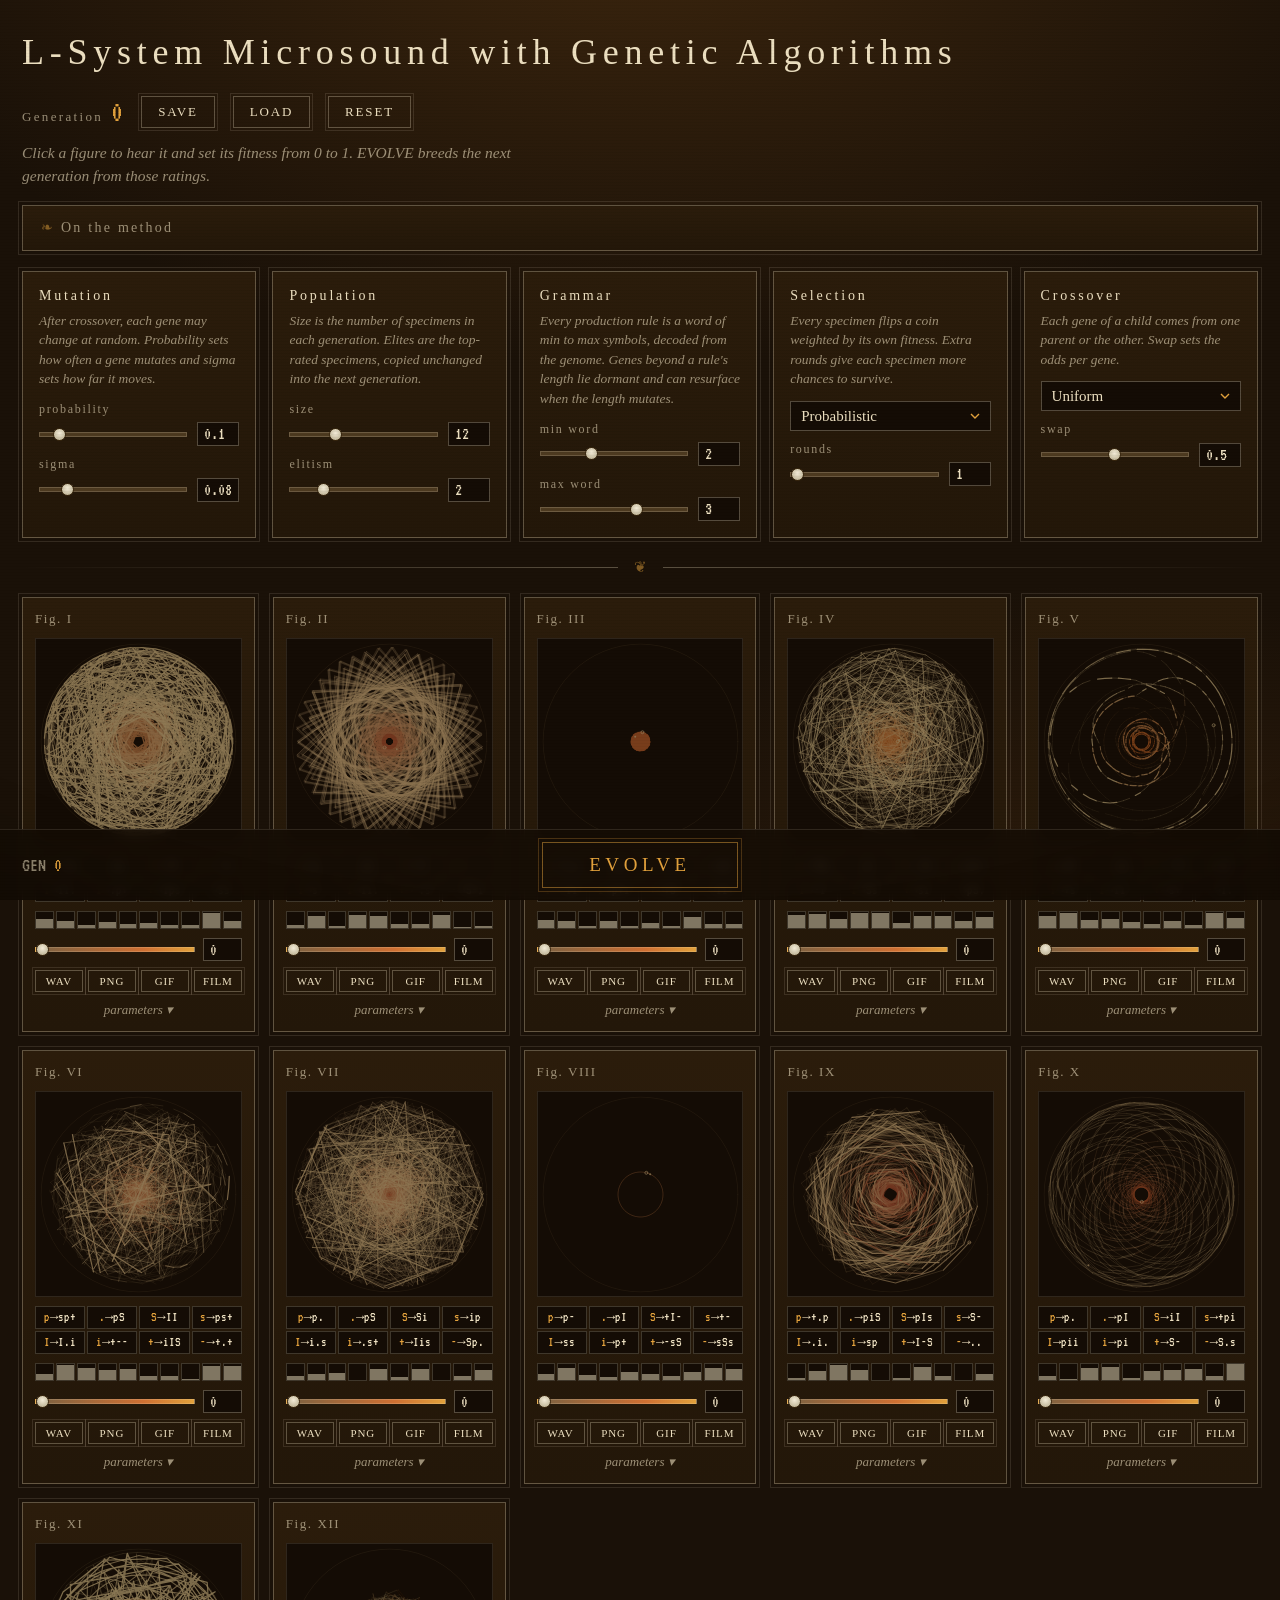
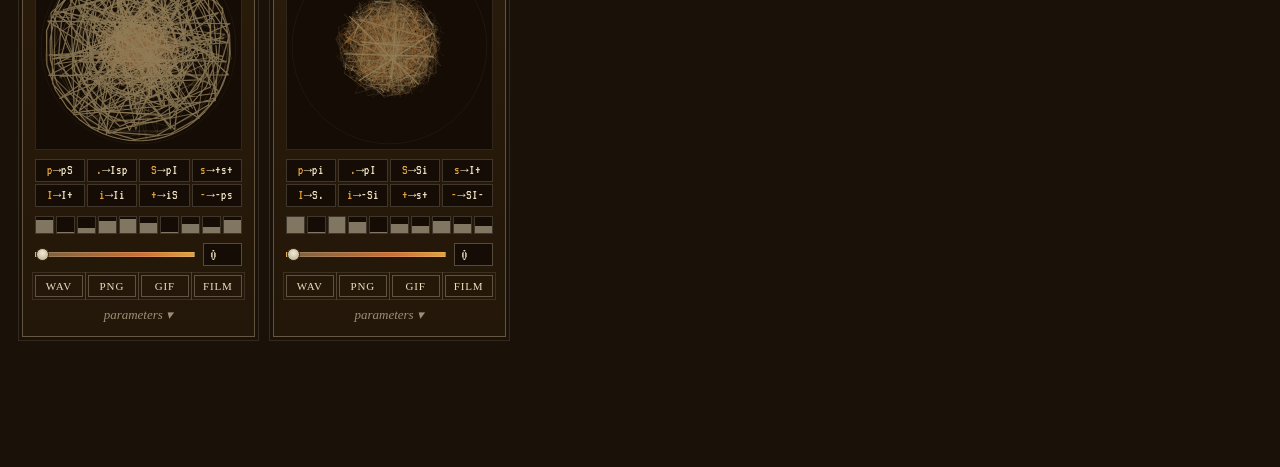
<file: media/lsys-ga-1.html>
<!doctype html>
<html lang="en">
<head>
<meta charset="utf-8">
<meta name="viewport" content="width=device-width, initial-scale=1">
<title>L-System Microsound with Genetic Algorithms</title>
<link rel="preconnect" href="https://fonts.googleapis.com">
<link rel="preconnect" href="https://fonts.gstatic.com" crossorigin>
<link href="https://fonts.googleapis.com/css2?family=IM+Fell+English:ital@0;1&family=IM+Fell+English+SC&family=VT323&display=swap" rel="stylesheet">
<style>
*{box-sizing:border-box;-webkit-tap-highlight-color:transparent}
html,body{margin:0;padding:0}
:root{
  --plate:#1a1108;
  --panel:#231709;
  --panel2:#2b1c0b;
  --well:#140c05;
  --bone:#ecdfc0;
  --bone-dim:rgba(236,223,192,.6);
  --line:rgba(236,223,192,.3);
  --line-faint:rgba(236,223,192,.12);
  --amber:#e2a13c;
  --amber-dim:rgba(226,161,60,.5);
  --ember:#cf7033;
  --faded:#7a6142;
  --serif:"IM Fell English",Georgia,"Times New Roman",serif;
  --sc:"IM Fell English SC",Georgia,serif;
  --mono:"VT323","Courier New",monospace;
}
body{
  min-height:100vh;
  background:
    radial-gradient(1200px 700px at 50% -10%, rgba(94,58,20,.5), transparent 65%),
    radial-gradient(900px 600px at 85% 105%, rgba(72,42,16,.45), transparent 60%),
    var(--plate);
  background-attachment:fixed;
  color:var(--bone);
  font-family:var(--serif);
  font-size:16px;
  line-height:1.45;
}
.scanlines{
  position:fixed;inset:0;z-index:60;pointer-events:none;
  background:repeating-linear-gradient(0deg,rgba(0,0,0,.28) 0 1px,transparent 1px 3px);
  opacity:.1;
}
.vignette{
  position:fixed;inset:0;z-index:59;pointer-events:none;
  background:radial-gradient(130% 100% at 50% 40%,transparent 60%,rgba(0,0,0,.45));
}
main{
  position:relative;z-index:1;
  max-width:1280px;margin:0 auto;
  padding:26px 22px 130px;
}
header.top{
  display:flex;align-items:baseline;justify-content:space-between;
  gap:18px;flex-wrap:wrap;
}
h1{
  margin:0;
  font-family:var(--sc);font-weight:400;
  font-size:clamp(24px,3.6vw,36px);
  letter-spacing:.16em;
}
.hud{display:flex;align-items:center;gap:18px}
.gen-hud{display:flex;align-items:baseline;gap:8px}
.gen-hud em{
  font-family:var(--sc);font-style:normal;font-size:13px;
  letter-spacing:.18em;color:var(--bone-dim);
}
.gen-hud b{
  font-family:var(--mono);font-weight:400;font-size:30px;
  color:var(--amber);line-height:1;
}
.btn{
  font-family:var(--sc);font-size:13px;letter-spacing:.14em;
  color:var(--bone);background:transparent;cursor:pointer;
  border:1px solid var(--line);outline:1px solid var(--line-faint);outline-offset:2px;
  padding:7px 16px;
  transition:color .15s,border-color .15s,background .15s;
}
.btn:hover{color:var(--amber);border-color:var(--amber-dim)}
.btn:focus-visible{outline:2px solid var(--amber);outline-offset:2px}
.btn.arm{color:var(--plate);background:var(--amber);border-color:var(--amber)}
.lede{
  margin:14px 0 0;
  font-style:italic;color:var(--bone-dim);
  font-size:15.5px;max-width:64ch;
}
.rule{
  display:flex;align-items:center;gap:16px;
  margin:22px 0;
}
.rule::before,.rule::after{
  content:"";flex:1;height:1px;
  background:linear-gradient(90deg,transparent,var(--line));
}
.rule::after{background:linear-gradient(90deg,var(--line),transparent)}
.rule span{color:var(--amber-dim);font-size:15px;line-height:1}
details.about{
  margin:18px 0 0;
  background:linear-gradient(180deg,var(--panel2),var(--panel));
  border:1px solid var(--line);
  outline:1px solid var(--line-faint);outline-offset:3px;
  padding:0;
}
details.about summary{
  cursor:pointer;list-style:none;
  font-family:var(--sc);font-size:14px;letter-spacing:.16em;
  padding:12px 18px;color:var(--bone-dim);
  transition:color .15s;
}
details.about summary::-webkit-details-marker{display:none}
details.about summary::before{content:"❧ ";color:var(--amber-dim)}
details.about summary:hover{color:var(--amber)}
details.about[open] summary{border-bottom:1px solid var(--line-faint);color:var(--bone)}
.about-body{padding:16px 18px 20px;max-width:78ch}
.about-body p{margin:0 0 14px;font-size:15.5px}
table.ptable{border-collapse:collapse;width:100%;max-width:620px;margin:0 0 16px}
table.ptable td{
  padding:5px 14px 5px 0;vertical-align:baseline;
  border-bottom:1px solid var(--line-faint);
}
table.ptable td:first-child{font-family:var(--sc);font-size:13px;letter-spacing:.06em;white-space:nowrap}
table.ptable td:nth-child(2){font-family:var(--mono);font-size:17px;color:var(--amber);white-space:nowrap}
table.ptable td:last-child{font-style:italic;color:var(--bone-dim);font-size:14px}
table.stable{border-collapse:collapse;width:100%;max-width:620px;margin:0 0 16px}
table.stable td{
  padding:5px 14px 5px 0;vertical-align:baseline;
  border-bottom:1px solid var(--line-faint);
  font-size:14px;
}
table.stable td:first-child{font-family:var(--mono);font-size:19px;color:var(--amber);white-space:nowrap}
table.stable td:nth-child(2){font-style:italic;color:var(--bone-dim)}
table.stable td:last-child{font-style:italic;color:var(--bone-dim)}
table.stable tr.hd td{
  font-family:var(--sc);font-style:normal;font-size:12px;letter-spacing:.16em;
  color:var(--bone-dim);
}
table.stable tr.hd td:first-child{font-family:var(--sc);font-size:12px;color:var(--bone-dim)}
.controls{
  display:grid;gap:16px;
  grid-template-columns:repeat(auto-fit,minmax(228px,1fr));
  margin-top:20px;
}
.card{
  background:linear-gradient(180deg,var(--panel2),var(--panel));
  border:1px solid var(--line);
  outline:1px solid var(--line-faint);outline-offset:3px;
  padding:14px 16px 16px;
}
.card h2{
  margin:0 0 4px;
  font-family:var(--sc);font-weight:400;font-size:14px;
  letter-spacing:.2em;color:var(--bone);
}
.card .cap{
  margin:0 0 12px;
  font-style:italic;font-size:13.5px;color:var(--bone-dim);
  min-height:2.6em;
}
.prow{margin:10px 0 0}
.prow label{
  display:block;font-family:var(--sc);font-size:12px;
  letter-spacing:.14em;color:var(--bone-dim);margin-bottom:4px;
}
.pair{display:flex;align-items:center;gap:10px}
input[type=range]{
  -webkit-appearance:none;appearance:none;
  flex:1;height:22px;background:transparent;cursor:pointer;margin:0;
}
input[type=range]::-webkit-slider-runnable-track{
  height:5px;background:#4d3a20;
  border:1px solid rgba(236,223,192,.2);
}
input[type=range]::-moz-range-track{
  height:5px;background:#4d3a20;
  border:1px solid rgba(236,223,192,.2);
}
input[type=range]::-webkit-slider-thumb{
  -webkit-appearance:none;appearance:none;
  width:13px;height:13px;border-radius:50%;
  margin-top:-5px;
  background:radial-gradient(circle at 50% 38%,#f2ead6,#b3a888);
  border:1px solid #3a2810;
}
input[type=range]::-moz-range-thumb{
  width:11px;height:11px;border-radius:50%;
  background:radial-gradient(circle at 50% 38%,#f2ead6,#b3a888);
  border:1px solid #3a2810;
}
input[type=range]:focus-visible{outline:2px solid var(--amber);outline-offset:3px}
input[type=range].fit::-webkit-slider-runnable-track{
  background:linear-gradient(90deg,var(--faded),var(--ember) 68%,var(--amber));
}
input[type=range].fit::-moz-range-track{
  background:linear-gradient(90deg,var(--faded),var(--ember) 68%,var(--amber));
}
input[type=number]{
  font-family:var(--mono);font-size:18px;color:var(--bone);
  background:var(--well);border:1px solid var(--line);
  width:6ch;padding:2px 6px;
  -moz-appearance:textfield;appearance:textfield;
}
input[type=number]::-webkit-outer-spin-button,
input[type=number]::-webkit-inner-spin-button{-webkit-appearance:none;margin:0}
input[type=number]:focus-visible{outline:2px solid var(--amber);outline-offset:1px}
select{
  font-family:var(--serif);font-size:15px;color:var(--bone);
  background:var(--well) url("data:image/svg+xml;charset=utf-8,%3Csvg xmlns='http://www.w3.org/2000/svg' width='10' height='6'%3E%3Cpath d='M1 1l4 4 4-4' fill='none' stroke='%23e2a13c' stroke-width='1.4'/%3E%3C/svg%3E") no-repeat right 10px center;
  border:1px solid var(--line);
  width:100%;padding:6px 30px 6px 10px;
  -webkit-appearance:none;appearance:none;cursor:pointer;
}
select:focus-visible{outline:2px solid var(--amber);outline-offset:1px}
#plate{
  display:grid;gap:18px;
  grid-template-columns:repeat(auto-fill,minmax(196px,1fr));
}
.specimen{
  background:linear-gradient(180deg,var(--panel2),var(--panel));
  border:1px solid var(--line);
  outline:1px solid var(--line-faint);outline-offset:3px;
  padding:12px 12px 12px;
  display:flex;flex-direction:column;gap:9px;
  transition:opacity .3s,border-color .25s,outline-color .25s;
}
.specimen.is-playing{
  border-color:var(--amber-dim);
  outline-color:rgba(226,161,60,.35);
}
body.auditioning #plate .specimen:not(.is-playing){opacity:.32}
.fig-head{
  display:flex;align-items:baseline;justify-content:space-between;gap:8px;
  min-height:18px;
}
.fig-no{
  font-family:var(--sc);font-size:13px;letter-spacing:.12em;
  color:var(--bone-dim);
}
.specimen.is-playing .fig-no{color:var(--amber)}
.elite-tag{
  font-family:var(--sc);font-size:10px;letter-spacing:.16em;
  color:var(--amber);border:1px solid var(--amber-dim);
  padding:1px 7px;line-height:1.5;
}
button.figure{
  position:relative;display:block;width:100%;
  aspect-ratio:1/1;padding:0;cursor:pointer;
  background:var(--well);
  border:1px solid var(--line-faint);
}
button.figure:focus-visible{outline:2px solid var(--amber);outline-offset:2px}
.fig-inner{position:absolute;inset:0;will-change:transform}
.fig-inner canvas{
  position:absolute;inset:0;width:100%;height:100%;display:block;
  transition:opacity .25s;
}
.glow{
  position:absolute;inset:-6%;pointer-events:none;
  opacity:var(--env,0);
  mix-blend-mode:screen;
}
.rules-strip{
  display:grid;grid-template-columns:repeat(4,1fr);gap:2px;
}
.rw{
  font-family:var(--mono);font-size:14px;line-height:1.35;
  color:var(--bone);background:var(--well);
  border:1px solid rgba(236,223,192,.2);
  padding:1px 3px;text-align:center;
  white-space:nowrap;overflow:hidden;
}
.rw b{color:var(--amber);font-weight:400}
.genes{
  display:grid;grid-template-columns:repeat(10,1fr);gap:2px;
  height:18px;
}
.gene{
  position:relative;overflow:hidden;
  background:var(--well);border:1px solid rgba(236,223,192,.2);
}
.gene i{
  position:absolute;left:0;right:0;bottom:0;
  background:rgba(236,223,192,.5);
}
.fit-row{display:flex;align-items:center;gap:8px}
.fit-row input[type=number]{width:5.5ch;font-size:17px}
.p-toggle{
  align-self:center;
  font-family:var(--serif);font-style:italic;font-size:13px;
  color:var(--bone-dim);background:none;border:none;cursor:pointer;
  padding:1px 6px;
}
.p-toggle:hover{color:var(--amber)}
.p-toggle:focus-visible{outline:2px solid var(--amber);outline-offset:2px}
.p-body{border-top:1px solid var(--line-faint);padding-top:8px}
.p-body pre{
  margin:0 0 8px;
  font-family:var(--mono);font-size:15px;line-height:1.4;
  color:var(--bone);white-space:pre;overflow-x:auto;
}
.p-body pre b{color:var(--amber);font-weight:400}
.copy-btn{font-size:11px;padding:4px 12px}
.dl-row{display:flex;gap:5px;flex-wrap:wrap}
.dl-row .btn{flex:1 1 40px;font-size:11px;letter-spacing:.08em;padding:4px 2px}
.evolvebar{
  position:fixed;left:0;right:0;bottom:0;z-index:50;
  display:grid;grid-template-columns:1fr auto 1fr;align-items:center;
  gap:12px;
  padding:12px max(22px,env(safe-area-inset-left)) calc(12px + env(safe-area-inset-bottom)) max(22px,env(safe-area-inset-right));
  background:rgba(21,13,5,.88);
  backdrop-filter:blur(6px);
  border-top:1px solid var(--line-faint);
}
.evolvebar .bar-gen{
  justify-self:start;
  font-family:var(--mono);font-size:20px;color:var(--bone-dim);
}
.evolvebar .bar-gen b{color:var(--amber);font-weight:400}
#evolveBtn{
  justify-self:center;
  font-size:19px;letter-spacing:.24em;
  padding:11px 46px;
  color:var(--amber);border-color:var(--amber-dim);
  outline:1px solid rgba(226,161,60,.25);outline-offset:3px;
}
#evolveBtn:hover{background:var(--amber);color:var(--plate)}
.born{animation:born .45s ease-out backwards}
@keyframes born{
  from{opacity:0;transform:translateY(7px)}
  to{opacity:1;transform:none}
}
@media (max-width:560px){
  #plate{grid-template-columns:repeat(auto-fill,minmax(156px,1fr));gap:14px}
  .evolvebar .bar-gen{font-size:17px}
  #evolveBtn{padding:10px 30px;font-size:17px}
}
@media (prefers-reduced-motion:reduce){
  .born{animation:none}
  .specimen,.fig-inner canvas{transition:none}
}
</style>
</head>
<body>
<div class="scanlines" aria-hidden="true"></div>
<div class="vignette" aria-hidden="true"></div>
<main>
  <header class="top">
    <h1>L-System Microsound with Genetic Algorithms</h1>
    <div class="hud">
      <span class="gen-hud"><em>Generation</em> <b id="genNum" aria-live="polite">0</b></span>
      <button class="btn" id="saveBtn" title="download this session — population, ratings, and settings — as a JSON file">SAVE</button>
      <button class="btn" id="loadBtn" title="restore a session from its JSON file">LOAD</button>
      <input id="loadFile" type="file" accept=".json,application/json" hidden>
      <button class="btn" id="resetBtn">RESET</button>
    </div>
  </header>
  <p class="lede">Click a figure to hear it and set its fitness from 0 to 1. EVOLVE breeds the next generation from those ratings.</p>

  <details class="about">
    <summary>On the method</summary>
    <div class="about-body">
      <p>Every specimen carries a genome in two parts. The first spells a <em>grammar</em>: for each of the eight symbols of the alphabet, a production rule of one to four symbols, decoded from continuous genes so that crossover can blend two grammars and mutation can drift one rule into a neighboring one. The second spells the <em>draw rules</em> of a small microsound engine — the windowed hard-sync oscillator — that reads the grammar's string one symbol at a time. Starting from the axiom <b>p</b>, the rules are rewritten generation upon generation, and the string is taken from however many rewritings it needs to sing for at least five seconds; the performance is cut at ten. Nothing is concatenated across rewritings, and unlike drifting rules inside a single string, evolution here happens between specimens: the genetic algorithm breeds whole grammars against each other.</p>
      <table class="stable">
        <tr class="hd"><td>symbol</td><td>in the sound</td><td>in the figure</td></tr>
        <tr><td>p</td><td>one windowed cycle of the oscillator</td><td>one stroke of the pen</td></tr>
        <tr><td>.</td><td>one cycle of silence</td><td>the pen lifts and glides</td></tr>
        <tr><td>S · s</td><td>sync state up · down</td><td>the turning quickens · eases</td></tr>
        <tr><td>I · i</td><td>intrinsic state up · down</td><td>the reach grows · shrinks</td></tr>
        <tr><td>+ · −</td><td>amplitude state up · down</td><td>the ink darkens · fades</td></tr>
      </table>
      <p>Only <b>p</b> and <b>.</b> make time pass. The other six symbols nudge three hidden states, and the states wander without bound — but each is folded through a sine wave and mapped <em>exponentially</em> between the minimum and maximum written in the genome, so no frequency ever escapes its range, and every step through the fold moves in equal musical ratios rather than equal hertz. The frequency bounds sit on their genes exponentially too, so blending two genomes blends their registers in equal ratios. The rules for <b>p</b> and <b>.</b> are pinned to contain a <b>p</b>, so no lineage ever falls silent.</p>
      <table class="ptable">
        <tr><td>intrinsic frequency</td><td>20–1000 → 1000–12000 Hz</td><td>floor and ceiling of the sine's own pitch</td></tr>
        <tr><td>sync frequency</td><td>60–1000 → 1000–8000 Hz</td><td>floor and ceiling of the cycle rate</td></tr>
        <tr><td>Δ intrinsic · Δ sync · Δ amp</td><td>10⁻⁴–10⁻¹</td><td>the step a symbol adds to a state</td></tr>
        <tr><td>origins</td><td>0–1</td><td>where each state begins its walk</td></tr>
        <tr><td>duration</td><td>5–10 s</td><td>short strings loop, and their states keep walking</td></tr>
      </table>
      <p>Each figure is drawn from the very same string by a second set of draw rules. The pen circles the plate as an unbroken line: its turning is tied to the sync state, its reach from the centre to the intrinsic state — folded through the same sine that bounds the frequencies, which is what keeps the line inside the plate — and its weight of ink to the amplitude state. Silences lift the pen and leave a gap. What you see is the sound's own trajectory, and while a specimen plays, the line is retraced in time with the audio. Identical genomes always produce identical figures and identical sound. You are the fitness function: specimens you rate highly are more likely to survive selection and pass both their grammar and their draw rules to the next generation, so the population adapts to your taste.</p>
      <p>Beneath each figure, <b>WAV</b> saves the specimen's sound, <b>PNG</b> its finished figure at high resolution, <b>GIF</b> the retracing as a silent animation, and <b>FILM</b> a real-time movie of figure and sound together (keep the tab visible while it records). Files are named by generation, figure, and genome so no two downloads collide. <b>SAVE</b> in the header writes the whole session — population, ratings, and settings — into a JSON file; <b>LOAD</b> restores it exactly.</p>
    </div>
  </details>

  <section class="controls" aria-label="Algorithm settings">
    <div class="card">
      <h2>Mutation</h2>
      <p class="cap">After crossover, each gene may change at random. Probability sets how often a gene mutates and sigma sets how far it moves.</p>
      <div class="prow"><label for="mutP">probability</label>
        <div class="pair"><input type="range" id="mutP" min="0" max="1" step="0.01" value="0.1"><input type="number" id="mutPN" min="0" max="1" step="0.01" value="0.1" aria-label="Mutation probability"></div>
      </div>
      <div class="prow"><label for="mutS">sigma</label>
        <div class="pair"><input type="range" id="mutS" min="0" max="0.5" step="0.01" value="0.08"><input type="number" id="mutSN" min="0" max="0.5" step="0.01" value="0.08" aria-label="Mutation sigma"></div>
      </div>
    </div>
    <div class="card">
      <h2>Population</h2>
      <p class="cap">Size is the number of specimens in each generation. Elites are the top-rated specimens, copied unchanged into the next generation.</p>
      <div class="prow"><label for="popS">size</label>
        <div class="pair"><input type="range" id="popS" min="4" max="32" step="1" value="12"><input type="number" id="popSN" min="4" max="32" step="1" value="12" aria-label="Population size"></div>
      </div>
      <div class="prow"><label for="elit">elitism</label>
        <div class="pair"><input type="range" id="elit" min="0" max="10" step="1" value="2"><input type="number" id="elitN" min="0" max="10" step="1" value="2" aria-label="Elitism"></div>
      </div>
    </div>
    <div class="card">
      <h2>Grammar</h2>
      <p class="cap">Every production rule is a word of min to max symbols, decoded from the genome. Genes beyond a rule's length lie dormant and can resurface when the length mutates.</p>
      <div class="prow"><label for="wMin">min word</label>
        <div class="pair"><input type="range" id="wMin" min="1" max="4" step="1" value="2"><input type="number" id="wMinN" min="1" max="4" step="1" value="2" aria-label="Minimum word length"></div>
      </div>
      <div class="prow"><label for="wMax">max word</label>
        <div class="pair"><input type="range" id="wMax" min="1" max="4" step="1" value="3"><input type="number" id="wMaxN" min="1" max="4" step="1" value="3" aria-label="Maximum word length"></div>
      </div>
    </div>
    <div class="card">
      <h2>Selection</h2>
      <p class="cap" id="selCap"></p>
      <div class="prow">
        <select id="selMode" aria-label="Selection method">
          <option value="prob">Probabilistic</option>
          <option value="tournament">Tournament</option>
          <option value="roulette">Roulette</option>
        </select>
      </div>
      <div id="selParams"></div>
    </div>
    <div class="card">
      <h2>Crossover</h2>
      <p class="cap" id="xCap"></p>
      <div class="prow">
        <select id="xType" aria-label="Crossover type">
          <option value="uniform">Uniform</option>
          <option value="single_point">Single point</option>
          <option value="arithmetic">Arithmetic</option>
        </select>
      </div>
      <div id="xParams"></div>
    </div>
  </section>

  <div class="rule" aria-hidden="true"><span>❦</span></div>

  <section id="plate" aria-label="Population"></section>
</main>

<div class="evolvebar">
  <span class="bar-gen">GEN <b id="genEcho">0</b></span>
  <button class="btn" id="evolveBtn">EVOLVE</button>
  <span></span>
</div>

<script>
/* ---------- alphabet & genome layout ---------- */

// bin order for decoding a continuous gene into a symbol: decreases on the
// left, emitters in the middle, increases on the right, so a small mutation
// drifts to a functional neighbor and a blend of two symbols lands between.
const SYMBOLS = ["-", "i", "s", ".", "p", "S", "I", "+"];
const RULE_KEYS = ["p", ".", "S", "s", "I", "i", "+", "-"];
const N_RULES = 8;
const SLOTS = 4;                     // slot genes per rule (max word length)
const RULE_BLOCK = 1 + SLOTS;        // one length gene + slot genes
const B0 = N_RULES * RULE_BLOCK;     // draw-rule genes start here (40)

const DRAW_DEFS = [
  { key: "intrinsic_freq_min", name: "intrinsic min", unit: " Hz", min: 20,   max: 1000,  map: "exp", dp: 1 },
  { key: "intrinsic_freq_max", name: "intrinsic max", unit: " Hz", min: 1000, max: 12000, map: "exp", dp: 1 },
  { key: "delta_intrinsic",    name: "Δ intrinsic",   unit: "",    min: 1e-4, max: 0.1,   map: "exp", dp: -1 },
  { key: "sync_freq_min",      name: "sync min",      unit: " Hz", min: 60,   max: 1000,  map: "exp", dp: 1 },
  { key: "sync_freq_max",      name: "sync max",      unit: " Hz", min: 1000, max: 8000,  map: "exp", dp: 1 },
  { key: "delta_sync",         name: "Δ sync",        unit: "",    min: 1e-4, max: 0.1,   map: "exp", dp: -1 },
  { key: "delta_amp",          name: "Δ amp",         unit: "",    min: 1e-4, max: 0.1,   map: "exp", dp: -1 },
  { key: "state0_intrinsic",   name: "origin intrinsic", unit: "", min: 0,    max: 1,     map: "lin", dp: 2 },
  { key: "state0_sync",        name: "origin sync",      unit: "", min: 0,    max: 1,     map: "lin", dp: 2 },
  { key: "state0_amp",         name: "origin amp",       unit: "", min: 0,    max: 1,     map: "lin", dp: 2 }
];
const GENES = B0 + DRAW_DEFS.length; // 50

/* ---------- performance & rendering constants ---------- */

const MIN_DUR = 5;          // seconds of audio a string must reach
const MAX_DUR = 10;         // hard cut
const MAX_GENS = 16;        // rewriting cap
const MAX_SYM = 200000;     // string length cap
const REND_OPS = 5000000;   // symbol budget for one full walk over the sound
const AUDIO_OPS = 6500000;  // audio walk budget, with margin over REND_OPS
const VIS_MAX_SEGS = 2600;  // pen strokes kept per figure

const TURN_MIN = 0.02, TURN_MAX = 1.25;   // radians per stroke
const R_MIN = 0.035, R_MAX = 0.46;        // reach, as fraction of the plate

const AMP = 0.35;
const LOUDNESS_STRENGTH = 0.5;

/* ---------- small helpers ---------- */

function clamp(v, lo, hi) { return Math.min(hi, Math.max(lo, v)); }
function lerp(a, b, x) { return a + (b - a) * x; }
function fold(state) { return (Math.sin(state * 2 * Math.PI) + 1) / 2; }

function gauss() {
  let u = 0, v = 0;
  while (u === 0) u = Math.random();
  while (v === 0) v = Math.random();
  return Math.sqrt(-2 * Math.log(u)) * Math.cos(2 * Math.PI * v);
}

/* ---------- genome decode ---------- */

function decodeRules(g, wordMin, wordMax) {
  const rules = {};
  const span = wordMax - wordMin + 1;
  for (let k = 0; k < N_RULES; k++) {
    const base = k * RULE_BLOCK;
    const L = wordMin + Math.min(span - 1, Math.floor(clamp(g[base], 0, 1) * span));
    let w = "";
    for (let s = 0; s < L; s++) {
      const x = clamp(g[base + 1 + s], 0, 1);
      w += SYMBOLS[Math.min(7, Math.floor(x * 8))];
    }
    rules[RULE_KEYS[k]] = w;
  }
  // constraint: the rules for p and . must contain a p (deterministic repair)
  for (const sym of ["p", "."]) {
    if (rules[sym].indexOf("p") === -1) {
      const base = RULE_KEYS.indexOf(sym) * RULE_BLOCK;
      const w = rules[sym].split("");
      const idx = Math.min(w.length - 1, Math.floor(clamp(g[base], 0, 1) * w.length));
      w[idx] = "p";
      rules[sym] = w.join("");
    }
  }
  return rules;
}

function decodeDraw(g) {
  const p = {};
  for (let i = 0; i < DRAW_DEFS.length; i++) {
    const d = DRAW_DEFS[i];
    const x = clamp(g[B0 + i], 0, 1);
    p[d.key] = d.map === "exp" ? d.min * Math.pow(d.max / d.min, x) : lerp(d.min, d.max, x);
  }
  return p;
}

/* ---------- L-system expansion ---------- */

function rewrite(str, rules) {
  const out = [];
  let len = 0;
  for (let i = 0; i < str.length; i++) {
    const w = rules[str[i]];
    out.push(w);
    len += w.length;
    if (len >= MAX_SYM) break;
  }
  const s = out.join("");
  return s.length > MAX_SYM ? s.slice(0, MAX_SYM) : s;
}

function estimateDur(str, P) {
  let ss = P.state0_sync, dur = 0;
  const ratio = P.sync_freq_max / P.sync_freq_min;
  for (let i = 0; i < str.length; i++) {
    const c = str[i];
    if (c === "S") ss += P.delta_sync;
    else if (c === "s") ss -= P.delta_sync;
    else if (c === "p" || c === ".") {
      dur += 1 / (P.sync_freq_min * Math.pow(ratio, fold(ss)));
      if (dur >= MAX_DUR) return dur;
    }
  }
  return dur;
}

// can this string be looped up to MIN_DUR of audio within the walk budget?
function renderable(strLen, est) {
  if (est <= 0) return false;
  if (est >= MIN_DUR) return true;
  return strLen * Math.ceil(MIN_DUR / est) <= REND_OPS;
}

/* ---------- visual draw rules: the pen ---------- */

// how many cycles the rendered audio will contain, mirroring renderAudio's
// pass/loop semantics, so the figure can be sampled across the whole sound
function countEmits(str, P) {
  let ss = P.state0_sync;
  let t = 0, count = 0, ops = 0;
  const ratio = P.sync_freq_max / P.sync_freq_min;
  outer:
  while (t < MIN_DUR) {
    const t0 = t;
    for (let k = 0; k < str.length; k++) {
      if (++ops > REND_OPS) break outer;
      const c = str[k];
      if (c === "S") ss += P.delta_sync;
      else if (c === "s") ss -= P.delta_sync;
      else if (c === "p" || c === ".") {
        t += 1 / (P.sync_freq_min * Math.pow(ratio, fold(ss)));
        count++;
        if (t >= MAX_DUR) break outer;
      }
    }
    if (t === t0) break;
  }
  return count;
}

function traceVisual(str, P) {
  const total = countEmits(str, P);
  const stride = Math.max(1, Math.ceil(total / VIS_MAX_SEGS));
  const segs = [];
  let si = P.state0_intrinsic, ss = P.state0_sync, sa = P.state0_amp;
  let phi = P.state0_sync * Math.PI * 2;
  let r = null, px = null, py = null;
  let t = 0, ops = 0, emitN = 0;
  let pC = 0, dotC = 0; // voiced and silent cycles since the last sample
  const sratio = P.sync_freq_max / P.sync_freq_min;
  const tratio = TURN_MAX / TURN_MIN;
  const rratio = R_MAX / R_MIN;
  outer:
  while (t < MIN_DUR) {
    const t0 = t;
    for (let k = 0; k < str.length; k++) {
      if (++ops > REND_OPS) break outer;
      const c = str[k];
      if (c === "S") ss += P.delta_sync;
      else if (c === "s") ss -= P.delta_sync;
      else if (c === "I") si += P.delta_intrinsic;
      else if (c === "i") si -= P.delta_intrinsic;
      else if (c === "+") sa += P.delta_amp;
      else if (c === "-") sa -= P.delta_amp;
      else {
        const fs = fold(ss), fi = fold(si), fa = fold(sa);
        const sync = P.sync_freq_min * Math.pow(sratio, fs);
        phi += TURN_MIN * Math.pow(tratio, fs);
        const rT = R_MIN * Math.pow(rratio, fi);
        r = r === null ? rT : r + (rT - r) * 0.12;
        if (c === ".") dotC++; else pC++;
        if (++emitN % stride === 0) {
          const x = 0.5 + Math.cos(phi) * r;
          const y = 0.5 + Math.sin(phi) * r;
          if (px !== null && pC > 0) {
            // ink scaled by the voiced share of the cycles in this sample
            const faE = fa * pC / (pC + dotC);
            segs.push({
              x0: px, y0: py, x1: x, y1: y, t, fa: faE, fi,
              q: Math.min(3, Math.floor(fi * 4)) * 6 + Math.min(5, Math.floor(faE * 6))
            });
          }
          px = x; py = y;
          pC = 0; dotC = 0;
        }
        t += 1 / sync;
        if (segs.length >= VIS_MAX_SEGS * 1.5 || t >= MAX_DUR) break outer;
      }
    }
    if (t === t0) break;
  }
  return { segs, dur: t };
}

/* ---------- phenotype: genome -> grammar, string, figure ---------- */

function buildPhenotype(g) {
  const rules = decodeRules(g, engine.grammar.wordMin, engine.grammar.wordMax);
  const P = decodeDraw(g);
  let str = "p", gens = 0;
  let est = estimateDur(str, P);
  let best = { str, gens, est }; // the axiom is always renderable
  while (gens < MAX_GENS && str.length < MAX_SYM && est < MIN_DUR) {
    str = rewrite(str, rules);
    gens++;
    est = estimateDur(str, P);
    if (renderable(str.length, est) && est > best.est) best = { str, gens, est };
  }
  // a rewriting only counts if looping it to five seconds fits the walk
  // budget; emitter-starved giants fall back to a more sonorous rewriting
  if (!renderable(str.length, est) || best.est > est) ({ str, gens, est } = best);
  let audioDur;
  if (est >= MAX_DUR) audioDur = MAX_DUR;
  else if (est >= MIN_DUR) audioDur = est;
  else audioDur = Math.min(MAX_DUR, est * Math.ceil(MIN_DUR / Math.max(1e-6, est)));
  return { g, rules, P, str, gens, est, audioDur, trace: traceVisual(str, P) };
}

/* ---------- GA engine (as in the companion apps) ---------- */

function randomGenome() {
  const g = new Array(GENES);
  for (let i = 0; i < GENES; i++) g[i] = Math.random();
  return g;
}

function crossoverUniform(a, b, pSwap) {
  const c = new Array(a.length);
  for (let i = 0; i < a.length; i++) c[i] = Math.random() < pSwap ? a[i] : b[i];
  return c;
}

function crossoverSinglePoint(a, b, point) {
  if (a.length < 2) return a.slice();
  const c = new Array(a.length);
  for (let i = 0; i < a.length; i++) c[i] = i < point ? a[i] : b[i];
  return c;
}

function crossoverArithmetic(a, b, alpha) {
  const c = new Array(a.length);
  for (let i = 0; i < a.length; i++) c[i] = clamp(alpha * a[i] + (1 - alpha) * b[i], 0, 1);
  return c;
}

function mutate(g, p, sigma) {
  const m = g.slice();
  for (let i = 0; i < m.length; i++) {
    if (Math.random() < p) {
      if (Math.random() < 0.5) m[i] += gauss() * sigma;
      else m[i] = Math.random();
    }
    m[i] = clamp(m[i], 0, 1);
  }
  return m;
}

function rankIndices(fit) {
  return [...fit.keys()].sort((a, b) => fit[b] - fit[a]);
}

function sampleWithoutReplacement(arr, k) {
  const a = arr.slice();
  for (let i = 0; i < k; i++) {
    const j = i + Math.floor(Math.random() * (a.length - i));
    const t = a[i]; a[i] = a[j]; a[j] = t;
  }
  return a.slice(0, k);
}

function weightedSampleWithoutReplacement(weights, k) {
  const idx = [...weights.keys()];
  const w = weights.slice();
  const chosen = [];
  for (let n = 0; n < k && idx.length > 0; n++) {
    let total = 0;
    for (const x of w) total += x;
    let r = Math.random() * total;
    let pick = w.length - 1;
    for (let i = 0; i < w.length; i++) {
      r -= w[i];
      if (r <= 0) { pick = i; break; }
    }
    chosen.push(idx[pick]);
    idx.splice(pick, 1);
    w.splice(pick, 1);
  }
  return chosen;
}

const engine = {
  popSize: 12,
  mutationProb: 0.1,
  mutationSigma: 0.08,
  elitism: 2,
  crossoverType: "uniform",
  crossoverParams: { p_swap: 0.5, point: 25, alpha: 0.5 },
  selectionMode: "prob",
  selectionParams: { rounds: 1, k: 3, keep_frac: 0.5, power: 1.0 },
  grammar: { wordMin: 2, wordMax: 3 },
  generation: 0,
  population: [],
  fitness: []
};

let lastEliteCount = 0;

function initPopulation() {
  engine.population = [];
  for (let i = 0; i < engine.popSize; i++) engine.population.push(randomGenome());
  engine.fitness = new Array(engine.popSize).fill(0);
  engine.generation = 0;
  lastEliteCount = 0;
}

function doCrossover(a, b) {
  if (engine.crossoverType === "uniform") {
    return crossoverUniform(a, b, engine.crossoverParams.p_swap);
  }
  if (engine.crossoverType === "single_point") {
    const point = Math.round(clamp(engine.crossoverParams.point, 1, a.length - 1));
    return crossoverSinglePoint(a, b, point);
  }
  if (engine.crossoverType === "arithmetic") {
    return crossoverArithmetic(a, b, clamp(engine.crossoverParams.alpha, 0, 1));
  }
  return crossoverUniform(a, b, 0.5);
}

function selectSurvivors() {
  const n = engine.population.length;
  const fit = engine.fitness;
  if (engine.selectionMode === "prob") {
    const rounds = Math.max(1, Math.round(engine.selectionParams.rounds));
    const winners = [];
    for (let i = 0; i < n; i++) {
      const p = clamp(fit[i], 0, 1);
      let ok = false;
      for (let r = 0; r < rounds; r++) {
        if (Math.random() < p) { ok = true; break; }
      }
      if (ok) winners.push(i);
    }
    if (winners.length < Math.max(2, engine.elitism)) {
      return rankIndices(fit).slice(0, Math.max(2, engine.elitism)).map(i => engine.population[i]);
    }
    return winners.map(i => engine.population[i]);
  }
  if (engine.selectionMode === "tournament") {
    const k = Math.round(clamp(engine.selectionParams.k, 2, n));
    const keep = clamp(engine.selectionParams.keep_frac, 0.05, 1);
    const target = Math.max(engine.elitism, Math.ceil(keep * n));
    const winners = new Set();
    const idx = [...Array(n).keys()];
    let guard = 200 * n;
    while (winners.size < target && guard-- > 0) {
      const cand = sampleWithoutReplacement(idx, Math.min(k, n));
      let best = cand[0];
      for (const j of cand) if (fit[j] > fit[best]) best = j;
      winners.add(best);
      if (winners.size === n) break;
    }
    return [...winners].map(i => engine.population[i]);
  }
  if (engine.selectionMode === "roulette") {
    const keep = clamp(engine.selectionParams.keep_frac, 0.05, 1);
    const power = Math.max(0.1, engine.selectionParams.power);
    let target = Math.max(engine.elitism, Math.ceil(keep * n));
    target = Math.min(target, n);
    let w = fit.map(f => Math.pow(Math.max(0, f), power));
    if (w.every(x => x === 0)) w = w.map(() => 1);
    return weightedSampleWithoutReplacement(w, target).map(i => engine.population[i]);
  }
  return rankIndices(fit).slice(0, Math.max(2, engine.elitism)).map(i => engine.population[i]);
}

function chooseParents(survivors) {
  if (survivors.length >= 2) return sampleWithoutReplacement(survivors, 2);
  if (survivors.length === 1) return [survivors[0], randomGenome()];
  return [randomGenome(), randomGenome()];
}

function breed() {
  const survivors = selectSurvivors();
  const order = rankIndices(engine.fitness);
  const elites = order.slice(0, engine.elitism).map(i => engine.population[i].slice());
  const newPop = elites.slice();
  while (newPop.length < engine.popSize) {
    const [a, b] = chooseParents(survivors);
    let child = doCrossover(a, b);
    child = mutate(child, engine.mutationProb, engine.mutationSigma);
    newPop.push(child);
  }
  engine.population = newPop.slice(0, engine.popSize);
  engine.fitness = new Array(engine.popSize).fill(0);
  engine.generation += 1;
  lastEliteCount = Math.min(elites.length, engine.popSize);
}

/* ---------- drawing ---------- */

function toRoman(n) {
  const table = [[1000, "M"], [900, "CM"], [500, "D"], [400, "CD"], [100, "C"], [90, "XC"], [50, "L"], [40, "XL"], [10, "X"], [9, "IX"], [5, "V"], [4, "IV"], [1, "I"]];
  let out = "";
  for (const [v, s] of table) { while (n >= v) { out += s; n -= v; } }
  return out;
}

function mixc(a, b, t) { return a.map((v, i) => Math.round(lerp(v, b[i], t))); }
function rgba(c, a) { return "rgba(" + c[0] + "," + c[1] + "," + c[2] + "," + a + ")"; }

function inkPair(t) {
  const lo = mixc([182, 84, 58], [224, 122, 38], t);
  const hi = mixc([236, 196, 138], [248, 224, 162], t);
  return { lo, hi };
}

const ALPHAS = [0.16, 0.30, 0.44, 0.57, 0.70, 0.84];

function segIndexAt(segs, t) {
  let lo = 0, hi = segs.length;
  while (lo < hi) {
    const m = (lo + hi) >> 1;
    if (segs[m].t <= t) lo = m + 1; else hi = m;
  }
  return lo;
}

function strokeGroups(ctx, segs, from, to, S, ink, mult) {
  if (to <= from) return;
  const buckets = [];
  for (let i = from; i < to; i++) {
    const q = segs[i].q;
    (buckets[q] || (buckets[q] = [])).push(i);
  }
  for (let q = 0; q < 24; q++) {
    const list = buckets[q];
    if (!list) continue;
    const ci = Math.floor(q / 6), ai = q % 6;
    ctx.beginPath();
    for (const i of list) {
      const s = segs[i];
      ctx.moveTo(s.x0 * S, s.y0 * S);
      ctx.lineTo(s.x1 * S, s.y1 * S);
    }
    ctx.strokeStyle = rgba(mixc(ink.lo, ink.hi, ci / 3), ALPHAS[ai] * mult);
    ctx.lineWidth = Math.max(0.6, S * (0.0016 + 0.0042 * ai / 5));
    ctx.stroke();
  }
}

function drawSpecimen(canvas, ph, ink, playT, exportPx) {
  const dpr = exportPx ? 1 : (window.devicePixelRatio || 1);
  const cw = canvas.clientWidth || 200;
  const S = exportPx || Math.max(120, cw);
  canvas.width = Math.round(S * dpr);
  canvas.height = Math.round(S * dpr);
  const ctx = canvas.getContext("2d");
  ctx.setTransform(dpr, 0, 0, dpr, 0, 0);
  ctx.clearRect(0, 0, S, S);
  ctx.lineCap = "round";

  ctx.beginPath();
  ctx.arc(S / 2, S / 2, S * 0.475, 0, Math.PI * 2);
  ctx.strokeStyle = rgba(ink.hi, 0.10);
  ctx.lineWidth = 1;
  ctx.stroke();

  const segs = ph.trace.segs;
  if (!segs.length) {
    ctx.beginPath();
    ctx.arc(S / 2, S / 2, Math.max(1.5, S * 0.008), 0, Math.PI * 2);
    ctx.fillStyle = rgba(ink.hi, 0.8);
    ctx.fill();
    return;
  }

  const playing = playT != null;
  strokeGroups(ctx, segs, 0, segs.length, S, ink, playing ? 0.22 : 1);
  let upTo = segs.length;
  if (playing) {
    upTo = segIndexAt(segs, playT);
    strokeGroups(ctx, segs, 0, upTo, S, ink, 1);
  }

  ctx.beginPath();
  ctx.arc(segs[0].x0 * S, segs[0].y0 * S, Math.max(1.5, S * 0.007), 0, Math.PI * 2);
  ctx.strokeStyle = rgba(ink.hi, 0.7);
  ctx.lineWidth = 1;
  ctx.stroke();

  const last = segs[segs.length - 1];
  ctx.beginPath();
  ctx.arc(last.x1 * S, last.y1 * S, Math.max(1, S * 0.004), 0, Math.PI * 2);
  ctx.fillStyle = rgba(ink.hi, 0.8);
  ctx.fill();

  if (playing && upTo > 0) {
    const h = segs[upTo - 1];
    ctx.beginPath();
    ctx.arc(h.x1 * S, h.y1 * S, Math.max(2, S * 0.009), 0, Math.PI * 2);
    ctx.fillStyle = rgba(ink.hi, 0.95);
    ctx.fill();
    ctx.beginPath();
    ctx.arc(h.x1 * S, h.y1 * S, Math.max(4, S * 0.02), 0, Math.PI * 2);
    ctx.strokeStyle = rgba(ink.hi, 0.3);
    ctx.lineWidth = 1;
    ctx.stroke();
  }
}

/* ---------- audio ---------- */

let ac = null, master = null;
let current = null;
let buffers = [];
let envAnim = null;
let lastPlayed = null;
const reducedMotion = window.matchMedia("(prefers-reduced-motion: reduce)");

function ensureAudio() {
  if (!ac) {
    ac = new (window.AudioContext || window.webkitAudioContext)();
    const comp = ac.createDynamicsCompressor();
    comp.threshold.value = -10;
    comp.knee.value = 12;
    comp.ratio.value = 4;
    comp.attack.value = 0.003;
    comp.release.value = 0.25;
    master = ac.createGain();
    master.gain.value = 0.9;
    master.connect(comp);
    comp.connect(ac.destination);
  }
  if (ac.state === "suspended") ac.resume();
}

function aWeightDb(f) {
  const f2 = f * f;
  const r = 148693636 * f2 * f2 /
    ((f2 + 424.36) * Math.sqrt((f2 + 11599.29) * (f2 + 544496.41)) * (f2 + 148693636));
  return 20 * Math.log10(r) + 2.0;
}

function loudnessGain(freq) {
  const db = (aWeightDb(1000) - aWeightDb(Math.max(20, freq))) * LOUDNESS_STRENGTH;
  return Math.pow(10, clamp(db, -8, 8) / 20);
}

function renderAudio(ph) {
  const sr = ac.sampleRate;
  const maxN = Math.floor(MAX_DUR * sr);
  const minN = Math.floor(MIN_DUR * sr);
  const data = new Float32Array(maxN);
  const str = ph.str, P = ph.P;
  const sratio = P.sync_freq_max / P.sync_freq_min;
  const iratio = P.intrinsic_freq_max / P.intrinsic_freq_min;
  let si = P.state0_intrinsic, ss = P.state0_sync, sa = P.state0_amp;
  let n = 0, ops = 0;
  const TWO_PI = Math.PI * 2;
  outer:
  while (n < minN) {
    const n0 = n;
    for (let k = 0; k < str.length; k++) {
      if (++ops > AUDIO_OPS) break outer;
      const c = str[k];
      if (c === "S") ss += P.delta_sync;
      else if (c === "s") ss -= P.delta_sync;
      else if (c === "I") si += P.delta_intrinsic;
      else if (c === "i") si -= P.delta_intrinsic;
      else if (c === "+") sa += P.delta_amp;
      else if (c === "-") sa -= P.delta_amp;
      else {
        const fs = fold(ss);
        const sync = P.sync_freq_min * Math.pow(sratio, fs);
        const len = Math.max(2, Math.round(sr / sync));
        if (c === "p") {
          const fi = fold(si), fa = fold(sa);
          const intr = P.intrinsic_freq_min * Math.pow(iratio, fi);
          // amp fold compressed into [0.12, 1] so no specimen is entirely mute
          const amp = (0.12 + 0.88 * fa) * AMP * loudnessGain(sync);
          const kk = TWO_PI * intr / sync;
          const m = Math.min(len, maxN - n);
          for (let j = 0; j < m; j++) {
            const u = j / len;
            data[n + j] = clamp(Math.sin(kk * u) * (1 - u) * amp, -1, 1);
          }
          n += m;
        } else {
          n = Math.min(maxN, n + len);
        }
        if (n >= maxN) break outer;
      }
    }
    if (n === n0) break;
  }
  const outN = Math.max(n, Math.floor(sr * 0.05));
  const buf = ac.createBuffer(1, outN, sr);
  const d = buf.getChannelData(0);
  d.set(data.subarray(0, n));
  const F = Math.min(1024, n >> 2);
  for (let j = 0; j < F; j++) d[n - 1 - j] *= j / F;
  return buf;
}

function stopAudio() {
  if (!current) return;
  const { src, g } = current;
  current = null;
  try {
    g.gain.cancelScheduledValues(ac.currentTime);
    g.gain.setTargetAtTime(0, ac.currentTime, 0.012);
    src.stop(ac.currentTime + 0.08);
  } catch (e) {}
}

function clearPlayingUI() {
  if (envAnim) { cancelAnimationFrame(envAnim); envAnim = null; }
  document.body.classList.remove("auditioning");
  for (const c of cards) {
    c.el.classList.remove("is-playing");
    c.el.style.removeProperty("--env");
    c.inner.style.transform = "";
  }
  if (lastPlayed != null && cards[lastPlayed]) {
    drawSpecimen(cards[lastPlayed].canvas, cards[lastPlayed].ph, cards[lastPlayed].ink, null);
  }
  lastPlayed = null;
}

function markPlayingUI(i) {
  document.body.classList.add("auditioning");
  const c = cards[i];
  c.el.classList.add("is-playing");
  lastPlayed = i;
  const segs = c.ph.trace.segs;
  const step = () => {
    if (!current || current.i !== i) return;
    const playT = ac.currentTime - current.t0;
    drawSpecimen(c.canvas, c.ph, c.ink, playT);
    let env = 0.4;
    if (segs.length) {
      const idx = segIndexAt(segs, playT);
      if (idx > 0) env = 0.15 + 0.8 * segs[idx - 1].fa;
    }
    c.el.style.setProperty("--env", env.toFixed(3));
    if (!reducedMotion.matches) {
      c.inner.style.transform = "scale(" + (1 + 0.035 * env).toFixed(4) + ")";
    }
    if (playT < current.total + 0.05) {
      envAnim = requestAnimationFrame(step);
    }
  };
  envAnim = requestAnimationFrame(step);
}

function playIndex(i) {
  if (exportBusy) return;
  ensureAudio();
  if (current && current.i === i) {
    stopAudio();
    clearPlayingUI();
    return;
  }
  stopAudio();
  clearPlayingUI();
  if (!buffers[i]) buffers[i] = renderAudio(cards[i].ph);
  const src = ac.createBufferSource();
  src.buffer = buffers[i];
  const g = ac.createGain();
  g.gain.value = 1;
  src.connect(g);
  g.connect(master);
  src.onended = () => {
    if (current && current.src === src) {
      current = null;
      clearPlayingUI();
    }
  };
  current = { i, src, g, t0: ac.currentTime, total: buffers[i].duration };
  src.start();
  markPlayingUI(i);
}

/* ---------- parameter text ---------- */

function fmt(v, dp) { return dp === -1 ? v.toExponential(1) : v.toFixed(dp); }

function paramText(ph) {
  const R = ph.rules, P = ph.P;
  const rl = (a, b) => "<b>" + a + "</b> → " + R[a].padEnd(5) + " <b>" + b + "</b> → " + R[b];
  const b = v => "<b>" + v + "</b>";
  return rl("p", ".") + "\n" + rl("S", "s") + "\n" + rl("I", "i") + "\n" + rl("+", "-") + "\n" +
    "intrinsic " + b(fmt(P.intrinsic_freq_min, 1)) + "–" + b(fmt(P.intrinsic_freq_max, 1)) + " Hz\n" +
    "   Δ " + b(fmt(P.delta_intrinsic, -1)) + " · origin " + b(fmt(P.state0_intrinsic, 2)) + "\n" +
    "sync      " + b(fmt(P.sync_freq_min, 1)) + "–" + b(fmt(P.sync_freq_max, 1)) + " Hz\n" +
    "   Δ " + b(fmt(P.delta_sync, -1)) + " · origin " + b(fmt(P.state0_sync, 2)) + "\n" +
    "amp       Δ " + b(fmt(P.delta_amp, -1)) + " · origin " + b(fmt(P.state0_amp, 2)) + "\n" +
    "string    " + b(ph.gens) + " gens · " + b(ph.str.length.toLocaleString()) + " sym\n" +
    "audio     ≈ " + b(ph.audioDur.toFixed(1)) + " s";
}

function paramPython(ph) {
  const P = ph.P;
  const num = v => Number(v.toPrecision(6));
  return '{"axiom": "p", "rules": ' + JSON.stringify(ph.rules) +
    ', "kwargs": {"intrinsic_freq_min": ' + num(P.intrinsic_freq_min) +
    ', "intrinsic_freq_max": ' + num(P.intrinsic_freq_max) +
    ', "delta_intrinsic": ' + num(P.delta_intrinsic) +
    ', "sync_freq_min": ' + num(P.sync_freq_min) +
    ', "sync_freq_max": ' + num(P.sync_freq_max) +
    ', "delta_sync": ' + num(P.delta_sync) +
    ', "amp_min": 0.001, "amp_max": 0.999, "delta_amp": ' + num(P.delta_amp) +
    ', "word_limit": 1000000, "max_duration": 10, "sample_rate": 48000}' +
    ', "initial_state": {"intrinsic_freq": ' + num(P.state0_intrinsic) +
    ', "sync_freq": ' + num(P.state0_sync) +
    ', "amp": ' + num(P.state0_amp) + '}}';
}

function copyText(text, btn) {
  const done = () => {
    const old = btn.textContent;
    btn.textContent = "COPIED";
    setTimeout(() => { btn.textContent = old; }, 1200);
  };
  if (navigator.clipboard && navigator.clipboard.writeText) {
    navigator.clipboard.writeText(text).then(done, () => fallbackCopy(text, done));
  } else {
    fallbackCopy(text, done);
  }
}

function fallbackCopy(text, done) {
  const ta = document.createElement("textarea");
  ta.value = text;
  ta.style.position = "fixed";
  ta.style.opacity = "0";
  document.body.appendChild(ta);
  ta.select();
  try { document.execCommand("copy"); } catch (e) {}
  document.body.removeChild(ta);
  done();
}

/* ---------- downloads: specimen WAV / PNG / GIF / FILM & session files ---------- */

const APP_ID = "lsys-ga";
const WELL_BG = "#140c05";
const PNG_PX = 1600;
const GIF_PX = 480;
const FILM_PX = 960;
let exportBusy = false;

function downloadBlob(blob, name) {
  if (window.__noDownload) {
    (window.__downloads = window.__downloads || []).push({ name, size: blob.size, type: blob.type, blob });
    return;
  }
  const u = URL.createObjectURL(blob);
  const a = document.createElement("a");
  a.href = u;
  a.download = name;
  document.body.appendChild(a);
  a.click();
  a.remove();
  setTimeout(() => URL.revokeObjectURL(u), 10000);
}

function flashBtn(btn, msg) {
  if (btn.dataset.label === undefined) btn.dataset.label = btn.textContent;
  btn.textContent = msg;
  clearTimeout(btn._flashT);
  btn._flashT = setTimeout(() => { btn.textContent = btn.dataset.label; }, 1400);
}

function dlButton(label, title, fn) {
  const b = document.createElement("button");
  b.className = "btn";
  b.textContent = label;
  b.title = title;
  b.dataset.label = label;
  b.addEventListener("click", () => fn(b));
  return b;
}

function hashGenome(g) {
  const s = g.map(x => x.toFixed(6)).join(",");
  let h = 2166136261 >>> 0;
  for (let i = 0; i < s.length; i++) {
    h ^= s.charCodeAt(i);
    h = Math.imul(h, 16777619);
  }
  return h >>> 0;
}

function specimenTag(i, genome) {
  return "gen" + engine.generation + "-fig" + toRoman(i + 1) + "-" + hashGenome(genome).toString(16).padStart(8, "0");
}

function wavBlob(buf, gain) {
  const ch = buf.numberOfChannels, len = buf.length, sr = buf.sampleRate;
  const bytes = 44 + len * ch * 2;
  const ab = new ArrayBuffer(bytes), dv = new DataView(ab);
  const wstr = (o, s) => { for (let i = 0; i < s.length; i++) dv.setUint8(o + i, s.charCodeAt(i)); };
  wstr(0, "RIFF"); dv.setUint32(4, bytes - 8, true); wstr(8, "WAVE");
  wstr(12, "fmt "); dv.setUint32(16, 16, true); dv.setUint16(20, 1, true); dv.setUint16(22, ch, true);
  dv.setUint32(24, sr, true); dv.setUint32(28, sr * ch * 2, true); dv.setUint16(32, ch * 2, true); dv.setUint16(34, 16, true);
  wstr(36, "data"); dv.setUint32(40, len * ch * 2, true);
  const chans = [];
  for (let c = 0; c < ch; c++) chans.push(buf.getChannelData(c));
  let o = 44;
  for (let i = 0; i < len; i++) {
    for (let c = 0; c < ch; c++) {
      const v = clamp(chans[c][i] * gain, -1, 1);
      dv.setInt16(o, v < 0 ? v * 32768 : v * 32767, true);
      o += 2;
    }
  }
  return new Blob([ab], { type: "audio/wav" });
}

function saveWavFor(i, genome, ph, btn) {
  ensureAudio();
  const blob = wavBlob(renderAudio(ph), 1);
  downloadBlob(blob, APP_ID + "-" + specimenTag(i, genome) + ".wav");
  flashBtn(btn, "SAVED");
}

function savePngFor(i, genome, ph, ink, btn) {
  const tag = specimenTag(i, genome);
  const cv = document.createElement("canvas");
  drawSpecimen(cv, ph, ink, null, PNG_PX);
  const ctx = cv.getContext("2d");
  ctx.globalCompositeOperation = "destination-over";
  ctx.fillStyle = WELL_BG;
  ctx.fillRect(0, 0, PNG_PX, PNG_PX);
  cv.toBlob(b => {
    if (!b) { flashBtn(btn, "FAILED"); return; }
    downloadBlob(b, APP_ID + "-" + tag + ".png");
    flashBtn(btn, "SAVED");
  }, "image/png");
}

/* ---------- GIF writer: median-cut palette + LZW (GIF89a) ---------- */

function nextTask() {
  return new Promise(res => {
    const ch = new MessageChannel();
    ch.port1.onmessage = () => res();
    ch.port2.postMessage(0);
  });
}

function up5(v) { return (v << 3) | (v >> 2); }

function gifPalette(hist) {
  const used = [];
  for (let c = 0; c < 32768; c++) if (hist[c]) used.push(c);
  const cols = used.map(c => [up5(c >> 10 & 31), up5(c >> 5 & 31), up5(c & 31)]);
  const cnt = used.map(c => hist[c]);
  const boxes = [cols.map((_, i) => i)];
  while (boxes.length < 256) {
    let bi = -1, bk = 0, bs = 0;
    for (let b = 0; b < boxes.length; b++) {
      const box = boxes[b];
      if (box.length < 2) continue;
      for (let k = 0; k < 3; k++) {
        let mn = 255, mx = 0;
        for (const ci of box) { const v = cols[ci][k]; if (v < mn) mn = v; if (v > mx) mx = v; }
        if (mx - mn > bs) { bs = mx - mn; bi = b; bk = k; }
      }
    }
    if (bi < 0) break;
    const box = boxes[bi].slice().sort((a, b) => cols[a][bk] - cols[b][bk]);
    let tot = 0;
    for (const ci of box) tot += cnt[ci];
    let acc = 0, cut = 1;
    for (let j = 0; j < box.length - 1; j++) {
      acc += cnt[box[j]];
      if (acc * 2 >= tot) { cut = j + 1; break; }
    }
    boxes[bi] = box.slice(0, cut);
    boxes.push(box.slice(cut));
  }
  const pal = boxes.map(box => {
    let r = 0, g = 0, b = 0, n = 0;
    for (const ci of box) { const c = cols[ci], w = cnt[ci]; r += c[0] * w; g += c[1] * w; b += c[2] * w; n += w; }
    return n ? [Math.round(r / n), Math.round(g / n), Math.round(b / n)] : [0, 0, 0];
  });
  const lut = new Int16Array(32768).fill(-1);
  boxes.forEach((box, p) => { for (const ci of box) lut[used[ci]] = p; });
  return { pal, lut };
}

function nearestPal(pal, c555) {
  const r = up5(c555 >> 10 & 31), g = up5(c555 >> 5 & 31), b = up5(c555 & 31);
  let best = 0, bd = Infinity;
  for (let p = 0; p < pal.length; p++) {
    const dr = r - pal[p][0], dg = g - pal[p][1], db = b - pal[p][2];
    const d = dr * dr + dg * dg + db * db;
    if (d < bd) { bd = d; best = p; }
  }
  return best;
}

function gifLzw(indices, out, dict) {
  out.push(8);
  dict.fill(-1);
  const clear = 256, eoi = 257;
  let codeSize = 9, next = 258;
  let bitBuf = 0, bitCnt = 0;
  const body = [];
  const emit = code => {
    bitBuf |= code << bitCnt;
    bitCnt += codeSize;
    while (bitCnt >= 8) { body.push(bitBuf & 255); bitBuf >>>= 8; bitCnt -= 8; }
  };
  emit(clear);
  let cur = indices[0];
  for (let i = 1; i < indices.length; i++) {
    const k = indices[i];
    const key = (cur << 8) | k;
    const hit = dict[key];
    if (hit >= 0) { cur = hit; continue; }
    emit(cur);
    if (next === 4096) {
      emit(clear);
      dict.fill(-1);
      next = 258;
      codeSize = 9;
    } else {
      if (next >= (1 << codeSize)) codeSize++;
      dict[key] = next++;
    }
    cur = k;
  }
  emit(cur);
  emit(eoi);
  if (bitCnt > 0) body.push(bitBuf & 255);
  for (let p = 0; p < body.length; p += 255) {
    const nb = Math.min(255, body.length - p);
    out.push(nb);
    for (let q = 0; q < nb; q++) out.push(body[p + q]);
  }
  out.push(0);
}

async function encodeGif(renderAt, size, dur, btn) {
  const maxF = 360;
  let fps = 15;
  if (dur * fps > maxF) fps = maxF / dur;
  const delay = Math.max(3, Math.round(100 / fps));
  const step = delay / 100;
  const n = Math.min(maxF, Math.max(1, Math.round(dur / step)));
  const times = [];
  for (let f = 0; f < n; f++) times.push(f * step);
  times.push(dur);
  const cv = document.createElement("canvas");
  cv.width = size;
  cv.height = size;
  const ctx = cv.getContext("2d", { willReadFrequently: true });
  const grab = t => {
    renderAt(t, cv, size);
    ctx.globalCompositeOperation = "destination-over";
    ctx.fillStyle = WELL_BG;
    ctx.fillRect(0, 0, size, size);
    ctx.globalCompositeOperation = "source-over";
    return ctx.getImageData(0, 0, size, size).data;
  };
  const hist = new Uint32Array(32768);
  const hStride = Math.max(1, Math.floor(times.length / 20));
  const hFrames = [];
  for (let f = 0; f < times.length; f += hStride) hFrames.push(f);
  if (hFrames[hFrames.length - 1] !== times.length - 1) hFrames.push(times.length - 1);
  for (const f of hFrames) {
    const d = grab(times[f]);
    for (let p = 0; p < d.length; p += 4) hist[(d[p] & 248) << 7 | (d[p + 1] & 248) << 2 | d[p + 2] >> 3]++;
    await nextTask();
  }
  const pq = gifPalette(hist);
  const head = [0x47, 0x49, 0x46, 0x38, 0x39, 0x61, size & 255, size >> 8, size & 255, size >> 8, 0xF7, 0, 0];
  for (let p = 0; p < 256; p++) {
    const c = pq.pal[p] || [0, 0, 0];
    head.push(c[0], c[1], c[2]);
  }
  const ns = "NETSCAPE2.0";
  head.push(0x21, 0xFF, 0x0B);
  for (let q = 0; q < ns.length; q++) head.push(ns.charCodeAt(q));
  head.push(3, 1, 0, 0, 0);
  const parts = [Uint8Array.from(head)];
  const dict = new Int32Array(1 << 20);
  const idx = new Uint8Array(size * size);
  for (let f = 0; f < times.length; f++) {
    const d = grab(times[f]);
    for (let p = 0, q = 0; p < d.length; p += 4, q++) {
      const c = (d[p] & 248) << 7 | (d[p + 1] & 248) << 2 | d[p + 2] >> 3;
      let v = pq.lut[c];
      if (v < 0) { v = nearestPal(pq.pal, c); pq.lut[c] = v; }
      idx[q] = v;
    }
    const dly = f === times.length - 1 ? 200 : delay;
    const fb = [0x21, 0xF9, 4, 4, dly & 255, dly >> 8, 0, 0, 0x2C, 0, 0, 0, 0, size & 255, size >> 8, size & 255, size >> 8, 0];
    gifLzw(idx, fb, dict);
    parts.push(Uint8Array.from(fb));
    btn.textContent = Math.round(100 * (f + 1) / times.length) + "%";
    await nextTask();
  }
  parts.push(Uint8Array.from([0x3B]));
  return new Blob(parts, { type: "image/gif" });
}

async function saveGifFor(i, genome, renderAt, dur, btn) {
  if (exportBusy) return;
  exportBusy = true;
  const tag = specimenTag(i, genome);
  try {
    const blob = await encodeGif(renderAt, GIF_PX, dur, btn);
    downloadBlob(blob, APP_ID + "-" + tag + ".gif");
    flashBtn(btn, "SAVED");
  } catch (e) {
    flashBtn(btn, "FAILED");
  } finally {
    exportBusy = false;
  }
}

/* ---------- FILM: real-time canvas + audio capture ---------- */

async function filmFor(i, genome, getBuffer, renderAt, btn) {
  if (exportBusy) return;
  if (!window.MediaRecorder || !document.createElement("canvas").captureStream) {
    flashBtn(btn, "NO REC");
    return;
  }
  exportBusy = true;
  const tag = specimenTag(i, genome);
  try {
    ensureAudio();
    if (ac.state === "suspended") { try { await ac.resume(); } catch (e) {} }
    if (ac.state !== "running") throw new Error("audio locked");
    stopAudio();
    clearPlayingUI();
    const buf = await getBuffer();
    const cv = document.createElement("canvas");
    cv.width = FILM_PX;
    cv.height = FILM_PX;
    const ctx = cv.getContext("2d");
    const paint = t => {
      renderAt(t, cv, FILM_PX);
      ctx.globalCompositeOperation = "destination-over";
      ctx.fillStyle = WELL_BG;
      ctx.fillRect(0, 0, FILM_PX, FILM_PX);
      ctx.globalCompositeOperation = "source-over";
    };
    paint(0);
    const stream = cv.captureStream(30);
    const dest = ac.createMediaStreamDestination();
    for (const tr of dest.stream.getAudioTracks()) stream.addTrack(tr);
    const mime = ["video/webm;codecs=vp9,opus", "video/webm;codecs=vp8,opus", "video/webm", "video/mp4"]
      .find(m => MediaRecorder.isTypeSupported(m));
    const rec = new MediaRecorder(stream, mime ? { mimeType: mime, videoBitsPerSecond: 8e6 } : undefined);
    const chunks = [];
    rec.ondataavailable = e => { if (e.data && e.data.size) chunks.push(e.data); };
    const stopped = new Promise(res => { rec.onstop = res; });
    const src = ac.createBufferSource();
    src.buffer = buf;
    const g = ac.createGain();
    src.connect(g);
    g.connect(dest);
    g.connect(master);
    rec.start(250);
    const t0 = ac.currentTime + 0.08;
    src.start(t0);
    const total = buf.duration;
    await new Promise(res => {
      let fin = false, raf = 0, iv = 0;
      const finish = () => {
        if (fin) return;
        fin = true;
        clearInterval(iv);
        cancelAnimationFrame(raf);
        res();
      };
      const tick = () => {
        const t = ac.currentTime - t0;
        paint(clamp(t, 0, total));
        btn.textContent = "● " + Math.max(0, Math.min(t, total)).toFixed(1) + "s";
        if (t >= total + 0.3) finish();
      };
      const loop = () => {
        if (fin) return;
        tick();
        raf = requestAnimationFrame(loop);
      };
      iv = setInterval(tick, 500);
      loop();
    });
    try { src.stop(); } catch (e) {}
    g.disconnect();
    rec.stop();
    await stopped;
    if (!chunks.length) throw new Error("no data");
    const type = rec.mimeType || mime || "video/webm";
    const ext = type.indexOf("mp4") >= 0 ? ".mp4" : ".webm";
    downloadBlob(new Blob(chunks, { type: type.split(";")[0] }), APP_ID + "-" + tag + ext);
    flashBtn(btn, "SAVED");
  } catch (e) {
    flashBtn(btn, "FAILED");
  } finally {
    exportBusy = false;
  }
}

/* ---------- session save / load ---------- */

function numIn(v, lo, hi, fb, int) {
  v = Number(v);
  if (!isFinite(v)) return fb;
  v = clamp(v, lo, hi);
  return int ? Math.round(v) : v;
}

function sessionPayload() {
  // capture the grammar that decoded the current population BEFORE reading the
  // sliders — a pending (un-evolved) word-length tweak must not change how the
  // saved genomes decode on load
  const grammar = { ...engine.grammar };
  readSettings();
  return {
    app: APP_ID,
    type: "session",
    version: 1,
    saved: new Date().toISOString(),
    generation: engine.generation,
    eliteCount: lastEliteCount,
    settings: {
      popSize: engine.popSize,
      mutationProb: engine.mutationProb,
      mutationSigma: engine.mutationSigma,
      elitism: engine.elitism,
      selectionMode: engine.selectionMode,
      selectionParams: { ...engine.selectionParams },
      crossoverType: engine.crossoverType,
      crossoverParams: { ...engine.crossoverParams },
      grammar
    },
    population: engine.population,
    fitness: engine.fitness
  };
}

function saveSessionFlow(btn) {
  const payload = sessionPayload();
  const d = new Date(), p2 = x => String(x).padStart(2, "0");
  const nm = APP_ID + "-session-gen" + engine.generation + "-"
    + d.getFullYear() + p2(d.getMonth() + 1) + p2(d.getDate()) + "-"
    + p2(d.getHours()) + p2(d.getMinutes()) + p2(d.getSeconds()) + ".json";
  downloadBlob(new Blob([JSON.stringify(payload, null, 1)], { type: "application/json" }), nm);
  flashBtn(btn, "SAVED ✓");
}

function importSessionText(text) {
  let d;
  try { d = JSON.parse(text); } catch (e) { return null; }
  if (!d || typeof d !== "object") return null;
  if (d.app !== APP_ID) return d.app ? "wrong" : null;
  if (!Array.isArray(d.population)) return null;
  const pop = [];
  for (const g of d.population) {
    if (!Array.isArray(g) || g.length !== GENES) continue;
    pop.push(g.map(v => numIn(v, 0, 1, 0)));
  }
  if (!pop.length) return null;
  const s = d.settings || {};
  engine.mutationProb = numIn(s.mutationProb, 0, 1, engine.mutationProb);
  engine.mutationSigma = numIn(s.mutationSigma, 0, 0.5, engine.mutationSigma);
  engine.elitism = numIn(s.elitism, 0, 10, engine.elitism, true);
  engine.popSize = numIn(s.popSize, 4, 32, clamp(pop.length, 4, 32), true);
  if (["prob", "tournament", "roulette"].indexOf(s.selectionMode) >= 0) engine.selectionMode = s.selectionMode;
  const sp = s.selectionParams || {};
  engine.selectionParams.rounds = numIn(sp.rounds, 1, 10, engine.selectionParams.rounds, true);
  engine.selectionParams.k = numIn(sp.k, 2, 32, engine.selectionParams.k, true);
  engine.selectionParams.keep_frac = numIn(sp.keep_frac, 0.05, 1, engine.selectionParams.keep_frac);
  engine.selectionParams.power = numIn(sp.power, 0.1, 3, engine.selectionParams.power);
  if (["uniform", "single_point", "arithmetic"].indexOf(s.crossoverType) >= 0) engine.crossoverType = s.crossoverType;
  const cp = s.crossoverParams || {};
  engine.crossoverParams.p_swap = numIn(cp.p_swap, 0, 1, engine.crossoverParams.p_swap);
  engine.crossoverParams.point = numIn(cp.point, 1, GENES - 1, engine.crossoverParams.point, true);
  engine.crossoverParams.alpha = numIn(cp.alpha, 0, 1, engine.crossoverParams.alpha);
  const gr = s.grammar || {};
  engine.grammar.wordMin = numIn(gr.wordMin, 1, 4, engine.grammar.wordMin, true);
  engine.grammar.wordMax = numIn(gr.wordMax, 1, 4, engine.grammar.wordMax, true);
  if (engine.grammar.wordMin > engine.grammar.wordMax) engine.grammar.wordMax = engine.grammar.wordMin;
  engine.population = pop;
  engine.fitness = pop.map((_, i) => numIn(Array.isArray(d.fitness) ? d.fitness[i] : 0, 0, 1, 0));
  engine.generation = numIn(d.generation, 0, 1e9, 0, true);
  lastEliteCount = numIn(d.eliteCount, 0, pop.length, 0, true);
  buffers = [];
  writeSettingsToUI();
  updateGenLabels();
  renderGrid();
  return true;
}

function writeSettingsToUI() {
  setPair(mutP, mutPN, engine.mutationProb);
  setPair(mutS, mutSN, engine.mutationSigma);
  setPair(popS, popSN, engine.popSize);
  setPair(elit, elitN, engine.elitism);
  setPair(wMinR, wMinN, engine.grammar.wordMin);
  setPair(wMaxR, wMaxN, engine.grammar.wordMax);
  els.selMode.value = engine.selectionMode;
  buildSelectionParams();
  els.xType.value = engine.crossoverType;
  buildCrossoverParams();
}

/* ---------- UI scaffolding ---------- */

const els = {
  plate: document.getElementById("plate"),
  genNum: document.getElementById("genNum"),
  genEcho: document.getElementById("genEcho"),
  evolveBtn: document.getElementById("evolveBtn"),
  resetBtn: document.getElementById("resetBtn"),
  selMode: document.getElementById("selMode"),
  selParams: document.getElementById("selParams"),
  selCap: document.getElementById("selCap"),
  xType: document.getElementById("xType"),
  xParams: document.getElementById("xParams"),
  xCap: document.getElementById("xCap"),
  saveBtn: document.getElementById("saveBtn"),
  loadBtn: document.getElementById("loadBtn"),
  loadFile: document.getElementById("loadFile")
};

let cards = [];

function bindPair(rangeEl, numEl, opts, onChange) {
  const snap = v => {
    let x = parseFloat(v);
    if (isNaN(x)) x = opts.fallback;
    x = clamp(x, opts.min, opts.max);
    if (opts.int) x = Math.round(x);
    return x;
  };
  rangeEl.addEventListener("input", () => {
    const v = snap(rangeEl.value);
    numEl.value = v;
    onChange(v);
  });
  numEl.addEventListener("change", () => {
    const v = snap(numEl.value);
    numEl.value = v;
    rangeEl.value = v;
    onChange(v);
  });
  return () => snap(numEl.value);
}

function paramRow(labelText, opts) {
  const row = document.createElement("div");
  row.className = "prow";
  const label = document.createElement("label");
  label.textContent = labelText;
  const pair = document.createElement("div");
  pair.className = "pair";
  const range = document.createElement("input");
  range.type = "range";
  range.min = opts.min; range.max = opts.max; range.step = opts.step; range.value = opts.value;
  const num = document.createElement("input");
  num.type = "number";
  num.min = opts.min; num.max = opts.max; num.step = opts.step; num.value = opts.value;
  num.setAttribute("aria-label", labelText);
  pair.append(range, num);
  row.append(label, pair);
  const read = bindPair(range, num, { min: opts.min, max: opts.max, int: opts.int, fallback: opts.value }, opts.onChange || (() => {}));
  return { row, read };
}

const SEL_CAPTIONS = {
  prob: "Every specimen flips a coin weighted by its own fitness. Extra rounds give each specimen more chances to survive.",
  tournament: "Random groups of k specimens compete and the fittest of each group survives. Keep sets how much of the population lives on.",
  roulette: "Survivors are drawn with probability proportional to fitness. Power sharpens the advantage of the strong."
};
const X_CAPTIONS = {
  uniform: "Each gene of a child comes from one parent or the other. Swap sets the odds per gene.",
  single_point: "Genes before the point come from one parent and the rest come from the other.",
  arithmetic: "Each child gene is a weighted blend of both parents. Alpha sets the balance between them."
};

let selReaders = {};
let xReaders = {};

function buildSelectionParams() {
  els.selParams.innerHTML = "";
  els.selCap.textContent = SEL_CAPTIONS[els.selMode.value];
  selReaders = {};
  const sp = engine.selectionParams;
  if (els.selMode.value === "prob") {
    const r = paramRow("rounds", { min: 1, max: 10, step: 1, value: Math.round(sp.rounds), int: true });
    els.selParams.append(r.row);
    selReaders.rounds = r.read;
  } else if (els.selMode.value === "tournament") {
    const rk = paramRow("k", { min: 2, max: 32, step: 1, value: Math.round(sp.k), int: true });
    const rf = paramRow("keep", { min: 0.05, max: 1, step: 0.05, value: sp.keep_frac });
    els.selParams.append(rk.row, rf.row);
    selReaders.k = rk.read;
    selReaders.keep_frac = rf.read;
  } else {
    const rf = paramRow("keep", { min: 0.05, max: 1, step: 0.05, value: sp.keep_frac });
    const rp = paramRow("power", { min: 0.1, max: 3, step: 0.1, value: sp.power });
    els.selParams.append(rf.row, rp.row);
    selReaders.keep_frac = rf.read;
    selReaders.power = rp.read;
  }
}

function buildCrossoverParams() {
  els.xParams.innerHTML = "";
  els.xCap.textContent = X_CAPTIONS[els.xType.value];
  xReaders = {};
  const cp = engine.crossoverParams;
  if (els.xType.value === "uniform") {
    const r = paramRow("swap", { min: 0, max: 1, step: 0.01, value: cp.p_swap });
    els.xParams.append(r.row);
    xReaders.p_swap = r.read;
  } else if (els.xType.value === "single_point") {
    const r = paramRow("point", { min: 1, max: GENES - 1, step: 1, value: Math.round(cp.point), int: true });
    els.xParams.append(r.row);
    xReaders.point = r.read;
  } else {
    const r = paramRow("alpha", { min: 0, max: 1, step: 0.01, value: cp.alpha });
    els.xParams.append(r.row);
    xReaders.alpha = r.read;
  }
}

const mutP = document.getElementById("mutP"), mutPN = document.getElementById("mutPN");
const mutS = document.getElementById("mutS"), mutSN = document.getElementById("mutSN");
const popS = document.getElementById("popS"), popSN = document.getElementById("popSN");
const elit = document.getElementById("elit"), elitN = document.getElementById("elitN");
const wMinR = document.getElementById("wMin"), wMinN = document.getElementById("wMinN");
const wMaxR = document.getElementById("wMax"), wMaxN = document.getElementById("wMaxN");

function setPair(rangeEl, numEl, v) {
  rangeEl.value = v;
  numEl.value = v;
}

const readMutP = bindPair(mutP, mutPN, { min: 0, max: 1, fallback: 0.1 }, () => {});
const readMutS = bindPair(mutS, mutSN, { min: 0, max: 0.5, fallback: 0.08 }, () => {});
const readPopS = bindPair(popS, popSN, { min: 4, max: 32, int: true, fallback: 12 }, () => {});
const readElit = bindPair(elit, elitN, { min: 0, max: 10, int: true, fallback: 2 }, () => {});
const readWMin = bindPair(wMinR, wMinN, { min: 1, max: 4, int: true, fallback: 2 }, v => {
  if (v > parseFloat(wMaxN.value)) setPair(wMaxR, wMaxN, v);
});
const readWMax = bindPair(wMaxR, wMaxN, { min: 1, max: 4, int: true, fallback: 3 }, v => {
  if (v < parseFloat(wMinN.value)) setPair(wMinR, wMinN, v);
});

els.selMode.addEventListener("change", buildSelectionParams);
els.xType.addEventListener("change", buildCrossoverParams);

function setVitality(i, v) {
  cards[i].canvas.style.opacity = (0.55 + 0.45 * clamp(v, 0, 1)).toFixed(3);
}

function buildCard(i) {
  const genome = engine.population[i];
  const ph = buildPhenotype(genome);
  const ink = inkPair(clamp(genome[B0], 0, 1));
  const roman = toRoman(i + 1);
  const card = document.createElement("article");
  card.className = "specimen born";
  card.style.animationDelay = (i * 22) + "ms";

  const head = document.createElement("div");
  head.className = "fig-head";
  const figNo = document.createElement("span");
  figNo.className = "fig-no";
  figNo.textContent = "Fig. " + roman;
  head.append(figNo);
  if (engine.generation > 0 && i < lastEliteCount) {
    const tag = document.createElement("span");
    tag.className = "elite-tag";
    tag.textContent = "ELITE";
    tag.title = "Copied unchanged from the previous generation";
    head.append(tag);
  }

  const figBtn = document.createElement("button");
  figBtn.className = "figure";
  figBtn.setAttribute("aria-label", "Play specimen " + roman);
  const inner = document.createElement("div");
  inner.className = "fig-inner";
  const canvas = document.createElement("canvas");
  const glow = document.createElement("span");
  glow.className = "glow";
  glow.style.background = "radial-gradient(circle, " + rgba(ink.hi, 0.4) + " 0%, transparent 62%)";
  inner.append(canvas, glow);
  figBtn.append(inner);
  figBtn.addEventListener("click", () => playIndex(i));

  const rstrip = document.createElement("div");
  rstrip.className = "rules-strip";
  for (const k of RULE_KEYS) {
    const cell = document.createElement("span");
    cell.className = "rw";
    cell.title = k + " → " + ph.rules[k];
    const lhs = document.createElement("b");
    lhs.textContent = k;
    cell.append(lhs, "→" + ph.rules[k]);
    rstrip.append(cell);
  }

  const genes = document.createElement("div");
  genes.className = "genes";
  for (let gi = 0; gi < DRAW_DEFS.length; gi++) {
    const d = DRAW_DEFS[gi];
    const cell = document.createElement("span");
    cell.className = "gene";
    cell.title = d.name + ": " + fmt(ph.P[d.key], d.dp) + d.unit;
    const fill = document.createElement("i");
    fill.style.height = (clamp(genome[B0 + gi], 0, 1) * 100).toFixed(1) + "%";
    cell.append(fill);
    genes.append(cell);
  }

  const fitRow = document.createElement("div");
  fitRow.className = "fit-row";
  const fitRange = document.createElement("input");
  fitRange.type = "range";
  fitRange.className = "fit";
  fitRange.min = 0; fitRange.max = 1; fitRange.step = 0.01;
  fitRange.value = engine.fitness[i];
  fitRange.setAttribute("aria-label", "Fitness of specimen " + roman);
  const fitNum = document.createElement("input");
  fitNum.type = "number";
  fitNum.min = 0; fitNum.max = 1; fitNum.step = 0.01;
  fitNum.value = engine.fitness[i];
  fitNum.setAttribute("aria-label", "Fitness of specimen " + roman);
  fitRow.append(fitRange, fitNum);
  bindPair(fitRange, fitNum, { min: 0, max: 1, fallback: 0 }, v => {
    engine.fitness[i] = v;
    setVitality(i, v);
  });

  const pToggle = document.createElement("button");
  pToggle.className = "p-toggle";
  pToggle.textContent = "parameters ▾";
  pToggle.setAttribute("aria-expanded", "false");
  const pBody = document.createElement("div");
  pBody.className = "p-body";
  pBody.hidden = true;
  const pre = document.createElement("pre");
  pre.innerHTML = paramText(ph);
  const copyBtn = document.createElement("button");
  copyBtn.className = "btn copy-btn";
  copyBtn.textContent = "COPY PYTHON";
  copyBtn.addEventListener("click", () => copyText(paramPython(ph), copyBtn));
  pBody.append(pre, copyBtn);
  pToggle.addEventListener("click", () => {
    pBody.hidden = !pBody.hidden;
    pToggle.textContent = pBody.hidden ? "parameters ▾" : "parameters ▴";
    pToggle.setAttribute("aria-expanded", String(!pBody.hidden));
  });

  const dlRow = document.createElement("div");
  dlRow.className = "dl-row";
  const renderAt = (t, cv, px) => drawSpecimen(cv, ph, ink, t, px);
  dlRow.append(
    dlButton("WAV", "download this specimen's sound as a WAV file", b => saveWavFor(i, genome, ph, b)),
    dlButton("PNG", "download the finished figure as a high-resolution PNG", b => savePngFor(i, genome, ph, ink, b)),
    dlButton("GIF", "build an animated GIF of the figure retracing itself (silent)", b => saveGifFor(i, genome, renderAt, ph.audioDur, b)),
    dlButton("FILM", "record a movie of figure and sound together — runs once through in real time; keep this tab visible", b => filmFor(i, genome, () => renderAudio(ph), renderAt, b))
  );

  card.append(head, figBtn, rstrip, genes, fitRow, dlRow, pToggle, pBody);
  return { el: card, canvas, inner, ph, ink };
}

function renderGrid() {
  stopAudio();
  clearPlayingUI();
  els.plate.innerHTML = "";
  cards = [];
  for (let i = 0; i < engine.population.length; i++) {
    const c = buildCard(i);
    cards.push(c);
    els.plate.append(c.el);
  }
  requestAnimationFrame(() => {
    for (let i = 0; i < cards.length; i++) {
      drawSpecimen(cards[i].canvas, cards[i].ph, cards[i].ink, null);
      setVitality(i, engine.fitness[i]);
    }
  });
}

function updateGenLabels() {
  els.genNum.textContent = engine.generation;
  els.genEcho.textContent = engine.generation;
}

function readSettings() {
  engine.mutationProb = readMutP();
  engine.mutationSigma = readMutS();
  engine.elitism = readElit();
  engine.popSize = readPopS();
  engine.selectionMode = els.selMode.value;
  for (const key in selReaders) engine.selectionParams[key] = selReaders[key]();
  engine.crossoverType = els.xType.value;
  for (const key in xReaders) engine.crossoverParams[key] = xReaders[key]();
  engine.grammar.wordMin = readWMin();
  engine.grammar.wordMax = readWMax();
  if (engine.grammar.wordMin > engine.grammar.wordMax) engine.grammar.wordMax = engine.grammar.wordMin;
}

els.evolveBtn.addEventListener("click", () => {
  readSettings();
  breed();
  buffers = [];
  updateGenLabels();
  renderGrid();
});

let resetArmed = false, resetTimer = null;
els.resetBtn.addEventListener("click", () => {
  if (!resetArmed) {
    resetArmed = true;
    els.resetBtn.textContent = "CONFIRM?";
    els.resetBtn.classList.add("arm");
    resetTimer = setTimeout(() => {
      resetArmed = false;
      els.resetBtn.textContent = "RESET";
      els.resetBtn.classList.remove("arm");
    }, 2600);
    return;
  }
  clearTimeout(resetTimer);
  resetArmed = false;
  els.resetBtn.textContent = "RESET";
  els.resetBtn.classList.remove("arm");
  readSettings();
  initPopulation();
  buffers = [];
  updateGenLabels();
  renderGrid();
});

els.saveBtn.addEventListener("click", () => saveSessionFlow(els.saveBtn));
els.loadBtn.addEventListener("click", () => els.loadFile.click());
els.loadFile.addEventListener("change", e => {
  const f = e.target.files && e.target.files[0];
  e.target.value = "";
  if (!f) return;
  if (f.size > 20e6) { flashBtn(els.loadBtn, "TOO BIG"); return; }
  const rd = new FileReader();
  rd.onload = () => {
    const r = importSessionText(String(rd.result));
    flashBtn(els.loadBtn, r === "wrong" ? "WRONG APP" : (r ? "LOADED ✓" : "BAD FILE"));
  };
  rd.readAsText(f);
});

let resizeTimer = null;
window.addEventListener("resize", () => {
  clearTimeout(resizeTimer);
  resizeTimer = setTimeout(() => {
    for (let i = 0; i < cards.length; i++) drawSpecimen(cards[i].canvas, cards[i].ph, cards[i].ink, null);
  }, 160);
});

buildSelectionParams();
buildCrossoverParams();
initPopulation();
updateGenLabels();
renderGrid();
</script>
</body>
</html>
</file>
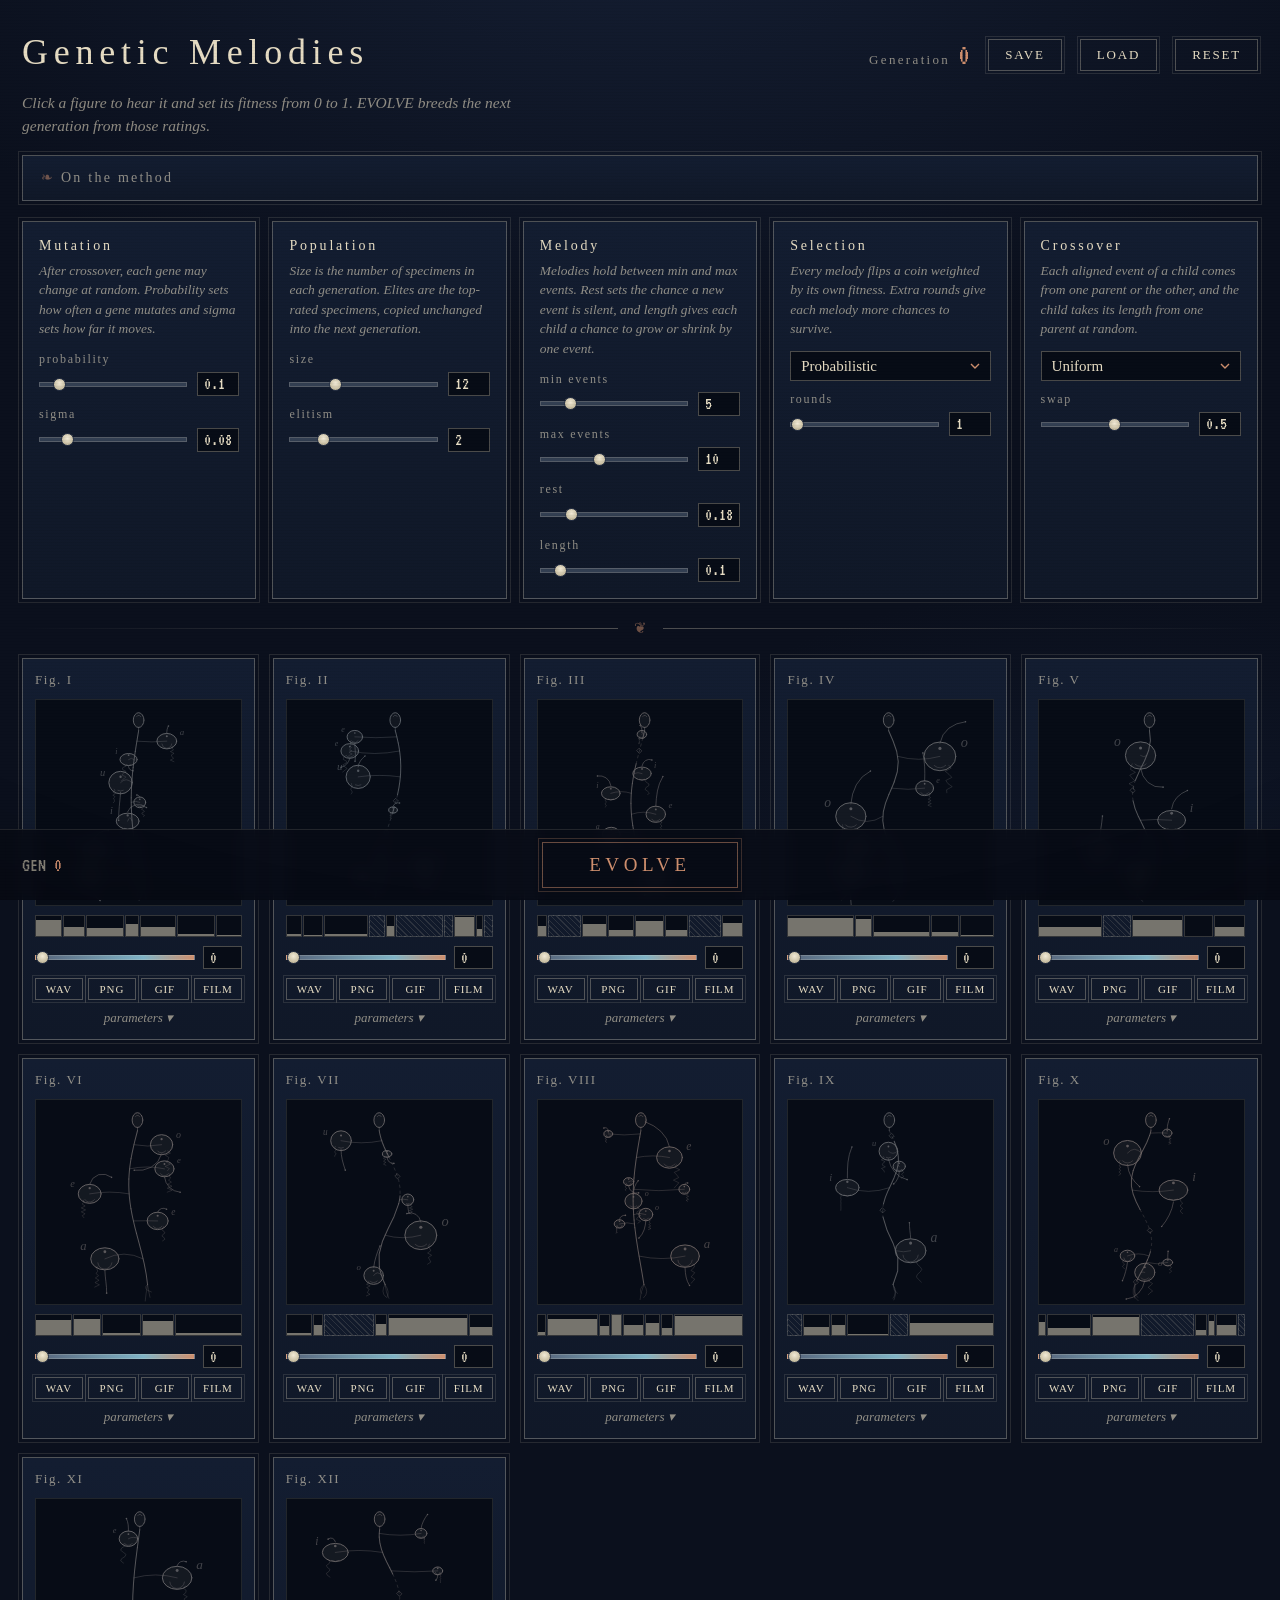
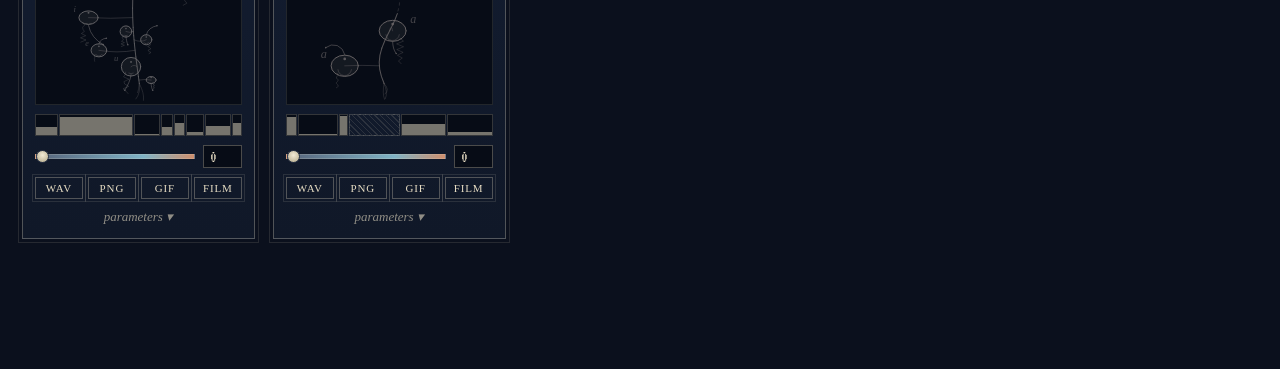
<file: media/melody-ga.html>
<!doctype html>
<html lang="en">
<head>
<meta charset="utf-8">
<meta name="viewport" content="width=device-width, initial-scale=1">
<title>GENETIC MELODIES</title>
<link rel="preconnect" href="https://fonts.googleapis.com">
<link rel="preconnect" href="https://fonts.gstatic.com" crossorigin>
<link href="https://fonts.googleapis.com/css2?family=IM+Fell+English:ital@0;1&family=IM+Fell+English+SC&family=VT323&display=swap" rel="stylesheet">
<style>
*{box-sizing:border-box;-webkit-tap-highlight-color:transparent}
html,body{margin:0;padding:0}
:root{
  --plate:#0b101d;
  --panel:#101828;
  --panel2:#131d31;
  --well:#070c16;
  --bone:#e6dcc3;
  --bone-dim:rgba(230,220,195,.6);
  --line:rgba(230,220,195,.3);
  --line-faint:rgba(230,220,195,.12);
  --copper:#cf8f6e;
  --copper-dim:rgba(207,143,110,.5);
  --aqua:#7fb3c6;
  --faded:#56637a;
  --serif:"IM Fell English",Georgia,"Times New Roman",serif;
  --sc:"IM Fell English SC",Georgia,serif;
  --mono:"VT323","Courier New",monospace;
}
body{
  min-height:100vh;
  background:
    radial-gradient(1200px 700px at 50% -10%, rgba(30,44,72,.5), transparent 65%),
    radial-gradient(900px 600px at 85% 105%, rgba(23,34,58,.45), transparent 60%),
    var(--plate);
  background-attachment:fixed;
  color:var(--bone);
  font-family:var(--serif);
  font-size:16px;
  line-height:1.45;
}
.scanlines{
  position:fixed;inset:0;z-index:60;pointer-events:none;
  background:repeating-linear-gradient(0deg,rgba(0,0,0,.28) 0 1px,transparent 1px 3px);
  opacity:.1;
}
.vignette{
  position:fixed;inset:0;z-index:59;pointer-events:none;
  background:radial-gradient(130% 100% at 50% 40%,transparent 60%,rgba(0,0,0,.45));
}
main{
  position:relative;z-index:1;
  max-width:1280px;margin:0 auto;
  padding:26px 22px 130px;
}
header.top{
  display:flex;align-items:baseline;justify-content:space-between;
  gap:18px;flex-wrap:wrap;
}
h1{
  margin:0;
  font-family:var(--sc);font-weight:400;
  font-size:clamp(24px,3.6vw,36px);
  letter-spacing:.16em;
}
.hud{display:flex;align-items:center;gap:18px}
.gen-hud{display:flex;align-items:baseline;gap:8px}
.gen-hud em{
  font-family:var(--sc);font-style:normal;font-size:13px;
  letter-spacing:.18em;color:var(--bone-dim);
}
.gen-hud b{
  font-family:var(--mono);font-weight:400;font-size:30px;
  color:var(--copper);line-height:1;
}
.btn{
  font-family:var(--sc);font-size:13px;letter-spacing:.14em;
  color:var(--bone);background:transparent;cursor:pointer;
  border:1px solid var(--line);outline:1px solid var(--line-faint);outline-offset:2px;
  padding:7px 16px;
  transition:color .15s,border-color .15s,background .15s;
}
.btn:hover{color:var(--copper);border-color:var(--copper-dim)}
.btn:focus-visible{outline:2px solid var(--copper);outline-offset:2px}
.btn.arm{color:var(--plate);background:var(--copper);border-color:var(--copper)}
.lede{
  margin:14px 0 0;
  font-style:italic;color:var(--bone-dim);
  font-size:15.5px;max-width:64ch;
}
.rule{
  display:flex;align-items:center;gap:16px;
  margin:22px 0;
}
.rule::before,.rule::after{
  content:"";flex:1;height:1px;
  background:linear-gradient(90deg,transparent,var(--line));
}
.rule::after{background:linear-gradient(90deg,var(--line),transparent)}
.rule span{color:var(--copper-dim);font-size:15px;line-height:1}
details.about{
  margin:18px 0 0;
  background:linear-gradient(180deg,var(--panel2),var(--panel));
  border:1px solid var(--line);
  outline:1px solid var(--line-faint);outline-offset:3px;
  padding:0;
}
details.about summary{
  cursor:pointer;list-style:none;
  font-family:var(--sc);font-size:14px;letter-spacing:.16em;
  padding:12px 18px;color:var(--bone-dim);
  transition:color .15s;
}
details.about summary::-webkit-details-marker{display:none}
details.about summary::before{content:"❧ ";color:var(--copper-dim)}
details.about summary:hover{color:var(--copper)}
details.about[open] summary{border-bottom:1px solid var(--line-faint);color:var(--bone)}
.about-body{padding:16px 18px 20px;max-width:78ch}
.about-body p{margin:0 0 14px;font-size:15.5px}
table.ptable{border-collapse:collapse;width:100%;max-width:560px}
table.ptable td{
  padding:5px 14px 5px 0;vertical-align:baseline;
  border-bottom:1px solid var(--line-faint);
}
table.ptable td:first-child{font-family:var(--sc);font-size:13px;letter-spacing:.06em;white-space:nowrap}
table.ptable td:nth-child(2){font-family:var(--mono);font-size:17px;color:var(--copper);white-space:nowrap}
table.ptable td:last-child{font-style:italic;color:var(--bone-dim);font-size:14px}
.controls{
  display:grid;gap:16px;
  grid-template-columns:repeat(auto-fit,minmax(228px,1fr));
  margin-top:20px;
}
.card{
  background:linear-gradient(180deg,var(--panel2),var(--panel));
  border:1px solid var(--line);
  outline:1px solid var(--line-faint);outline-offset:3px;
  padding:14px 16px 16px;
}
.card h2{
  margin:0 0 4px;
  font-family:var(--sc);font-weight:400;font-size:14px;
  letter-spacing:.2em;color:var(--bone);
}
.card .cap{
  margin:0 0 12px;
  font-style:italic;font-size:13.5px;color:var(--bone-dim);
  min-height:2.6em;
}
.prow{margin:10px 0 0}
.prow label{
  display:block;font-family:var(--sc);font-size:12px;
  letter-spacing:.14em;color:var(--bone-dim);margin-bottom:4px;
}
.pair{display:flex;align-items:center;gap:10px}
input[type=range]{
  -webkit-appearance:none;appearance:none;
  flex:1;height:22px;background:transparent;cursor:pointer;margin:0;
}
input[type=range]::-webkit-slider-runnable-track{
  height:5px;background:#333f52;
  border:1px solid rgba(230,220,195,.2);
}
input[type=range]::-moz-range-track{
  height:5px;background:#333f52;
  border:1px solid rgba(230,220,195,.2);
}
input[type=range]::-webkit-slider-thumb{
  -webkit-appearance:none;appearance:none;
  width:13px;height:13px;border-radius:50%;
  margin-top:-5px;
  background:radial-gradient(circle at 50% 38%,#f2ead6,#b3a888);
  border:1px solid #2a3346;
}
input[type=range]::-moz-range-thumb{
  width:11px;height:11px;border-radius:50%;
  background:radial-gradient(circle at 50% 38%,#f2ead6,#b3a888);
  border:1px solid #2a3346;
}
input[type=range]:focus-visible{outline:2px solid var(--copper);outline-offset:3px}
input[type=range].fit::-webkit-slider-runnable-track{
  background:linear-gradient(90deg,var(--faded),var(--aqua) 68%,var(--copper));
}
input[type=range].fit::-moz-range-track{
  background:linear-gradient(90deg,var(--faded),var(--aqua) 68%,var(--copper));
}
input[type=number]{
  font-family:var(--mono);font-size:18px;color:var(--bone);
  background:var(--well);border:1px solid var(--line);
  width:6ch;padding:2px 6px;
  -moz-appearance:textfield;appearance:textfield;
}
input[type=number]::-webkit-outer-spin-button,
input[type=number]::-webkit-inner-spin-button{-webkit-appearance:none;margin:0}
input[type=number]:focus-visible{outline:2px solid var(--copper);outline-offset:1px}
select{
  font-family:var(--serif);font-size:15px;color:var(--bone);
  background:var(--well) url("data:image/svg+xml;charset=utf-8,%3Csvg xmlns='http://www.w3.org/2000/svg' width='10' height='6'%3E%3Cpath d='M1 1l4 4 4-4' fill='none' stroke='%23cf8f6e' stroke-width='1.4'/%3E%3C/svg%3E") no-repeat right 10px center;
  border:1px solid var(--line);
  width:100%;padding:6px 30px 6px 10px;
  -webkit-appearance:none;appearance:none;cursor:pointer;
}
select:focus-visible{outline:2px solid var(--copper);outline-offset:1px}
#plate{
  display:grid;gap:18px;
  grid-template-columns:repeat(auto-fill,minmax(196px,1fr));
}
.specimen{
  background:linear-gradient(180deg,var(--panel2),var(--panel));
  border:1px solid var(--line);
  outline:1px solid var(--line-faint);outline-offset:3px;
  padding:12px 12px 12px;
  display:flex;flex-direction:column;gap:9px;
  transition:opacity .3s,border-color .25s,outline-color .25s;
}
.specimen.is-playing{
  border-color:var(--copper-dim);
  outline-color:rgba(207,143,110,.35);
}
body.auditioning #plate .specimen:not(.is-playing){opacity:.32}
.fig-head{
  display:flex;align-items:baseline;justify-content:space-between;gap:8px;
  min-height:18px;
}
.fig-no{
  font-family:var(--sc);font-size:13px;letter-spacing:.12em;
  color:var(--bone-dim);
}
.specimen.is-playing .fig-no{color:var(--copper)}
.elite-tag{
  font-family:var(--sc);font-size:10px;letter-spacing:.16em;
  color:var(--copper);border:1px solid var(--copper-dim);
  padding:1px 7px;line-height:1.5;
}
button.figure{
  position:relative;display:block;width:100%;
  aspect-ratio:1/1;padding:0;cursor:pointer;
  background:var(--well);
  border:1px solid var(--line-faint);
}
button.figure:focus-visible{outline:2px solid var(--copper);outline-offset:2px}
.fig-inner{position:absolute;inset:0;will-change:transform}
.fig-inner canvas{
  position:absolute;inset:0;width:100%;height:100%;display:block;
  transition:opacity .25s;
}
.glow{
  position:absolute;inset:-6%;pointer-events:none;
  opacity:var(--env,0);
  mix-blend-mode:screen;
}
.ribbon{
  display:flex;gap:1px;height:22px;
}
.rb{
  position:relative;overflow:hidden;flex:1 1 0;min-width:3px;
  background:var(--well);border:1px solid rgba(230,220,195,.2);
}
.rb i{
  position:absolute;left:0;right:0;bottom:0;
  background:rgba(230,220,195,.5);
}
.rb.rest{
  background:repeating-linear-gradient(45deg,transparent 0 3px,rgba(230,220,195,.13) 3px 4px);
}
.rb.on{border-color:var(--copper);box-shadow:0 0 0 1px var(--copper-dim)}
.fit-row{display:flex;align-items:center;gap:8px}
.fit-row input[type=number]{width:5.5ch;font-size:17px}
.p-toggle{
  align-self:center;
  font-family:var(--serif);font-style:italic;font-size:13px;
  color:var(--bone-dim);background:none;border:none;cursor:pointer;
  padding:1px 6px;
}
.p-toggle:hover{color:var(--copper)}
.p-toggle:focus-visible{outline:2px solid var(--copper);outline-offset:2px}
.p-body{border-top:1px solid var(--line-faint);padding-top:8px}
.p-body pre{
  margin:0 0 8px;
  font-family:var(--mono);font-size:14px;line-height:1.4;
  color:var(--bone);white-space:pre;overflow-x:auto;
}
.p-body pre b{color:var(--copper);font-weight:400}
.copy-btn{font-size:11px;padding:4px 12px}
.dl-row{display:flex;gap:5px;flex-wrap:wrap}
.dl-row .btn{flex:1 1 40px;font-size:11px;letter-spacing:.08em;padding:4px 2px}
.evolvebar{
  position:fixed;left:0;right:0;bottom:0;z-index:50;
  display:grid;grid-template-columns:1fr auto 1fr;align-items:center;
  gap:12px;
  padding:12px max(22px,env(safe-area-inset-left)) calc(12px + env(safe-area-inset-bottom)) max(22px,env(safe-area-inset-right));
  background:rgba(8,12,22,.88);
  backdrop-filter:blur(6px);
  border-top:1px solid var(--line-faint);
}
.evolvebar .bar-gen{
  justify-self:start;
  font-family:var(--mono);font-size:20px;color:var(--bone-dim);
}
.evolvebar .bar-gen b{color:var(--copper);font-weight:400}
#evolveBtn{
  justify-self:center;
  font-size:19px;letter-spacing:.24em;
  padding:11px 46px;
  color:var(--copper);border-color:var(--copper-dim);
  outline:1px solid rgba(207,143,110,.25);outline-offset:3px;
}
#evolveBtn:hover{background:var(--copper);color:var(--plate)}
.born{animation:born .45s ease-out backwards}
@keyframes born{
  from{opacity:0;transform:translateY(7px)}
  to{opacity:1;transform:none}
}
@media (max-width:560px){
  #plate{grid-template-columns:repeat(auto-fill,minmax(156px,1fr));gap:14px}
  .evolvebar .bar-gen{font-size:17px}
  #evolveBtn{padding:10px 30px;font-size:17px}
}
@media (prefers-reduced-motion:reduce){
  .born{animation:none}
  .specimen,.fig-inner canvas{transition:none}
}
</style>
</head>
<body>
<div class="scanlines" aria-hidden="true"></div>
<div class="vignette" aria-hidden="true"></div>
<main>
  <header class="top">
    <h1>Genetic Melodies</h1>
    <div class="hud">
      <span class="gen-hud"><em>Generation</em> <b id="genNum" aria-live="polite">0</b></span>
      <button class="btn" id="saveBtn" title="download this session — population, ratings, and settings — as a JSON file">SAVE</button>
      <button class="btn" id="loadBtn" title="restore a session from its JSON file">LOAD</button>
      <input id="loadFile" type="file" accept=".json,application/json" hidden>
      <button class="btn" id="resetBtn">RESET</button>
    </div>
  </header>
  <p class="lede">Click a figure to hear it and set its fitness from 0 to 1. EVOLVE breeds the next generation from those ratings.</p>

  <details class="about">
    <summary>On the method</summary>
    <div class="about-body">
      <p>Every specimen is a melody: a chain of notes and silences sung by a sawtooth wave through three band-pass filters tuned to the formants of a vowel. Each note carries a frequency, a duration, an envelope with a peak position and a curve, a vowel, and a vibrato whose rate and depth glide from a start value to an end value; a silence carries only a duration. Nothing is tempered and nothing is quantized. Frequencies map onto their genes exponentially, so crossover blends two pitches in equal musical ratios and mutation nudges them by ratio steps. The vowel lives on a single gene cut into five bins, ordered u o a e i by rising second formant, so a small mutation drifts to a neighboring vowel and a blend of two parents lands on the vowel between them. Chains vary in length: crossover splices sequences of unequal size, and mutation can insert or delete events. A silent event still carries a hidden pitch, which can resurface when a later mutation turns it back into a note. You are the fitness function. Melodies you rate highly are more likely to survive selection and pass their genes on, so the population adapts to your taste. Each figure is a colonial chain computed from the genome: time runs down the stem, pitch sets each zooid's reach from the axis, duration sets its size, the envelope shapes its trailing tendril, and silences leave the stem bare. Identical genomes always produce identical figures.</p>
      <table class="ptable">
        <tr><td>frequency</td><td>110–880 Hz</td><td>pitch of a note, untempered</td></tr>
        <tr><td>duration</td><td>0.15–1.5 s</td><td>length of a note or a silence</td></tr>
        <tr><td>envelope peak</td><td>0.02–0.98</td><td>where the note reaches full volume</td></tr>
        <tr><td>envelope curve</td><td>−4–4</td><td>bend of the rise and fall, 0 is linear</td></tr>
        <tr><td>vowel</td><td>u · o · a · e · i</td><td>formant filter, the mouth of the note</td></tr>
        <tr><td>vibrato rate</td><td>0.5–8 Hz, start → end</td><td>speed of the pitch waver</td></tr>
        <tr><td>vibrato depth</td><td>0–50 ¢, start → end</td><td>width of the pitch waver</td></tr>
        <tr><td>events</td><td>1–24</td><td>notes and silences in one melody</td></tr>
      </table>
      <p>Beneath each figure, <b>WAV</b> saves the melody's sound, <b>PNG</b> its figure at high resolution, <b>GIF</b> the animated performance as a silent loop, and <b>FILM</b> a real-time movie of figure and sound together (keep the tab visible while it records). Files are named by generation, figure, and genome so no two downloads collide. <b>SAVE</b> in the header writes the whole session — population, ratings, and settings — into a JSON file; <b>LOAD</b> restores it exactly.</p>
    </div>
  </details>

  <section class="controls" aria-label="Algorithm settings">
    <div class="card">
      <h2>Mutation</h2>
      <p class="cap">After crossover, each gene may change at random. Probability sets how often a gene mutates and sigma sets how far it moves.</p>
      <div class="prow"><label for="mutP">probability</label>
        <div class="pair"><input type="range" id="mutP" min="0" max="1" step="0.01" value="0.1"><input type="number" id="mutPN" min="0" max="1" step="0.01" value="0.1" aria-label="Mutation probability"></div>
      </div>
      <div class="prow"><label for="mutS">sigma</label>
        <div class="pair"><input type="range" id="mutS" min="0" max="0.5" step="0.01" value="0.08"><input type="number" id="mutSN" min="0" max="0.5" step="0.01" value="0.08" aria-label="Mutation sigma"></div>
      </div>
    </div>
    <div class="card">
      <h2>Population</h2>
      <p class="cap">Size is the number of specimens in each generation. Elites are the top-rated specimens, copied unchanged into the next generation.</p>
      <div class="prow"><label for="popS">size</label>
        <div class="pair"><input type="range" id="popS" min="4" max="32" step="1" value="12"><input type="number" id="popSN" min="4" max="32" step="1" value="12" aria-label="Population size"></div>
      </div>
      <div class="prow"><label for="elit">elitism</label>
        <div class="pair"><input type="range" id="elit" min="0" max="10" step="1" value="2"><input type="number" id="elitN" min="0" max="10" step="1" value="2" aria-label="Elitism"></div>
      </div>
    </div>
    <div class="card">
      <h2>Melody</h2>
      <p class="cap">Melodies hold between min and max events. Rest sets the chance a new event is silent, and length gives each child a chance to grow or shrink by one event.</p>
      <div class="prow"><label for="lenMin">min events</label>
        <div class="pair"><input type="range" id="lenMin" min="1" max="24" step="1" value="5"><input type="number" id="lenMinN" min="1" max="24" step="1" value="5" aria-label="Minimum events"></div>
      </div>
      <div class="prow"><label for="lenMax">max events</label>
        <div class="pair"><input type="range" id="lenMax" min="1" max="24" step="1" value="10"><input type="number" id="lenMaxN" min="1" max="24" step="1" value="10" aria-label="Maximum events"></div>
      </div>
      <div class="prow"><label for="restP">rest</label>
        <div class="pair"><input type="range" id="restP" min="0" max="1" step="0.01" value="0.18"><input type="number" id="restPN" min="0" max="1" step="0.01" value="0.18" aria-label="Rest chance"></div>
      </div>
      <div class="prow"><label for="lenMut">length</label>
        <div class="pair"><input type="range" id="lenMut" min="0" max="1" step="0.01" value="0.1"><input type="number" id="lenMutN" min="0" max="1" step="0.01" value="0.1" aria-label="Length mutation chance"></div>
      </div>
    </div>
    <div class="card">
      <h2>Selection</h2>
      <p class="cap" id="selCap"></p>
      <div class="prow">
        <select id="selMode" aria-label="Selection method">
          <option value="prob">Probabilistic</option>
          <option value="tournament">Tournament</option>
          <option value="roulette">Roulette</option>
        </select>
      </div>
      <div id="selParams"></div>
    </div>
    <div class="card">
      <h2>Crossover</h2>
      <p class="cap" id="xCap"></p>
      <div class="prow">
        <select id="xType" aria-label="Crossover type">
          <option value="uniform">Uniform</option>
          <option value="single_point">Single point</option>
          <option value="arithmetic">Arithmetic</option>
        </select>
      </div>
      <div id="xParams"></div>
    </div>
  </section>

  <div class="rule" aria-hidden="true"><span>❦</span></div>

  <section id="plate" aria-label="Population"></section>
</main>

<div class="evolvebar">
  <span class="bar-gen">GEN <b id="genEcho">0</b></span>
  <button class="btn" id="evolveBtn">EVOLVE</button>
  <span></span>
</div>

<script>

const VOWELS = ["u", "o", "a", "e", "i"];
const FORMANTS = {
  u: [[350, 40, 0], [600, 60, -20], [2700, 100, -17]],
  o: [[400, 40, 0], [800, 80, -10], [2600, 100, -12]],
  a: [[650, 80, 0], [1080, 90, -6], [2650, 120, -7]],
  e: [[400, 70, 0], [1700, 80, -14], [2600, 100, -12]],
  i: [[290, 40, 0], [1870, 90, -15], [2800, 100, -18]]
};
const EV_DEFS = [
  { key: "freq",            name: "frequency",           unit: " Hz", min: 110,  max: 880,  dp: 1, map: "exp" },
  { key: "dur",             name: "duration",            unit: " s",  min: 0.15, max: 1.5,  dp: 3, map: "exp" },
  { key: "env_pos",         name: "envelope peak",       unit: "",    min: 0.02, max: 0.98, dp: 2, map: "lin" },
  { key: "env_curve",       name: "envelope curve",      unit: "",    min: -4,   max: 4,    dp: 2, map: "lin" },
  { key: "vowel",           name: "vowel",               unit: "",    dp: 0, map: "cat", values: VOWELS },
  { key: "start_vib_rate",  name: "vibrato rate start",  unit: " Hz", min: 0.5,  max: 8,    dp: 1, map: "exp" },
  { key: "end_vib_rate",    name: "vibrato rate end",    unit: " Hz", min: 0.5,  max: 8,    dp: 1, map: "exp" },
  { key: "start_vib_depth", name: "vibrato depth start", unit: " ¢",  min: 0,    max: 50,   dp: 1, map: "lin" },
  { key: "end_vib_depth",   name: "vibrato depth end",   unit: " ¢",  min: 0,    max: 50,   dp: 1, map: "lin" }
];
const AMP = 0.3;
const FORMANT_GAIN = 2.3;
const LOUDNESS_STRENGTH = 0.6;

function clamp(v, lo, hi) { return Math.min(hi, Math.max(lo, v)); }
function lerp(a, b, x) { return a + (b - a) * x; }

function evParams(e) {
  const p = { rest: e.rest };
  for (let i = 0; i < EV_DEFS.length; i++) {
    const d = EV_DEFS[i];
    const x = clamp(e.g[i], 0, 1);
    if (d.map === "cat") {
      p[d.key] = d.values[Math.min(d.values.length - 1, Math.floor(x * d.values.length))];
    } else {
      p[d.key] = d.map === "exp" ? d.min * Math.pow(d.max / d.min, x) : lerp(d.min, d.max, x);
    }
  }
  return p;
}

function melodyParams(m) { return m.map(evParams); }

function totalDur(P) {
  let s = 0;
  for (const p of P) s += p.dur;
  return s;
}

function gauss() {
  let u = 0, v = 0;
  while (u === 0) u = Math.random();
  while (v === 0) v = Math.random();
  return Math.sqrt(-2 * Math.log(u)) * Math.cos(2 * Math.PI * v);
}

function sampleEvent(restProb) {
  return { rest: Math.random() < restProb, g: Array.from({ length: EV_DEFS.length }, () => Math.random()) };
}

function randomMelody() {
  const { minLen, maxLen, restProb } = engine.melody;
  const L = minLen + Math.floor(Math.random() * (maxLen - minLen + 1));
  const m = [];
  for (let i = 0; i < L; i++) m.push(sampleEvent(restProb));
  return m;
}

function cloneEvent(e) { return { rest: e.rest, g: e.g.slice() }; }
function cloneMelody(m) { return m.map(cloneEvent); }

function crossoverUniform(a, b, pSwap) {
  const L = Math.random() < 0.5 ? a.length : b.length;
  const c = [];
  for (let k = 0; k < L; k++) {
    let src;
    if (k < a.length && k < b.length) src = Math.random() < pSwap ? a[k] : b[k];
    else src = k < a.length ? a[k] : b[k];
    c.push(cloneEvent(src));
  }
  return c;
}

function crossoverSinglePoint(a, b) {
  const { minLen, maxLen } = engine.melody;
  let cand = null;
  for (let t = 0; t < 8; t++) {
    const i = a.length > 1 ? 1 + Math.floor(Math.random() * (a.length - 1)) : 1;
    const j = b.length > 1 ? 1 + Math.floor(Math.random() * (b.length - 1)) : 0;
    cand = a.slice(0, i).concat(b.slice(j));
    if (cand.length >= minLen && cand.length <= maxLen) break;
  }
  let c = cand.slice(0, maxLen).map(cloneEvent);
  const pool = a.concat(b);
  while (c.length < minLen) c.push(cloneEvent(pool[Math.floor(Math.random() * pool.length)]));
  return c;
}

function crossoverArithmetic(a, b, alpha) {
  const { minLen, maxLen } = engine.melody;
  const L = clamp(Math.round(alpha * a.length + (1 - alpha) * b.length), minLen, maxLen);
  const c = [];
  for (let k = 0; k < L; k++) {
    const ea = a[Math.min(k, a.length - 1)];
    const eb = b[Math.min(k, b.length - 1)];
    const g = ea.g.map((v, q) => clamp(alpha * v + (1 - alpha) * eb.g[q], 0, 1));
    const rest = Math.random() < alpha ? ea.rest : eb.rest;
    c.push({ rest, g });
  }
  return c;
}

function doCrossover(a, b) {
  if (engine.crossoverType === "uniform") return crossoverUniform(a, b, engine.crossoverParams.p_swap);
  if (engine.crossoverType === "single_point") return crossoverSinglePoint(a, b);
  if (engine.crossoverType === "arithmetic") return crossoverArithmetic(a, b, clamp(engine.crossoverParams.alpha, 0, 1));
  return crossoverUniform(a, b, 0.5);
}

function mutate(m, p, sigma) {
  return m.map(e => {
    const g = e.g.map(v => {
      if (Math.random() < p) {
        v = Math.random() < 0.5 ? v + gauss() * sigma : Math.random();
      }
      return clamp(v, 0, 1);
    });
    const rest = Math.random() < p ? !e.rest : e.rest;
    return { rest, g };
  });
}

function applyLengthMutation(m) {
  const { minLen, maxLen, lenMut, restProb } = engine.melody;
  if (Math.random() < lenMut && m.length < maxLen) {
    m.splice(Math.floor(Math.random() * (m.length + 1)), 0, sampleEvent(restProb));
  }
  if (Math.random() < lenMut && m.length > minLen) {
    m.splice(Math.floor(Math.random() * m.length), 1);
  }
  return m;
}

function rankIndices(fit) {
  return [...fit.keys()].sort((a, b) => fit[b] - fit[a]);
}

function sampleWithoutReplacement(arr, k) {
  const a = arr.slice();
  for (let i = 0; i < k; i++) {
    const j = i + Math.floor(Math.random() * (a.length - i));
    const t = a[i]; a[i] = a[j]; a[j] = t;
  }
  return a.slice(0, k);
}

function weightedSampleWithoutReplacement(weights, k) {
  const idx = [...weights.keys()];
  const w = weights.slice();
  const chosen = [];
  while (chosen.length < k && idx.length > 0) {
    let total = 0;
    for (const x of w) total += x;
    let r = Math.random() * total;
    let pick = w.length - 1;
    for (let i = 0; i < w.length; i++) {
      r -= w[i];
      if (r <= 0) { pick = i; break; }
    }
    chosen.push(idx[pick]);
    idx.splice(pick, 1);
    w.splice(pick, 1);
  }
  return chosen;
}

const engine = {
  popSize: 12,
  mutationProb: 0.1,
  mutationSigma: 0.08,
  elitism: 2,
  crossoverType: "uniform",
  crossoverParams: { p_swap: 0.5, alpha: 0.5 },
  selectionMode: "prob",
  selectionParams: { rounds: 1, k: 3, keep_frac: 0.5, power: 1.0 },
  melody: { minLen: 5, maxLen: 10, restProb: 0.18, lenMut: 0.1 },
  generation: 0,
  population: [],
  fitness: []
};

let lastEliteCount = 0;

function initPopulation() {
  engine.population = [];
  for (let i = 0; i < engine.popSize; i++) engine.population.push(randomMelody());
  engine.fitness = new Array(engine.popSize).fill(0);
  engine.generation = 0;
  lastEliteCount = 0;
}

function selectSurvivors() {
  const n = engine.population.length;
  const fit = engine.fitness;
  if (engine.selectionMode === "prob") {
    const rounds = Math.max(1, Math.round(engine.selectionParams.rounds));
    const winners = [];
    for (let i = 0; i < n; i++) {
      const p = clamp(fit[i], 0, 1);
      let ok = false;
      for (let r = 0; r < rounds; r++) {
        if (Math.random() < p) { ok = true; break; }
      }
      if (ok) winners.push(i);
    }
    if (winners.length < Math.max(2, engine.elitism)) {
      return rankIndices(fit).slice(0, Math.max(2, engine.elitism)).map(i => engine.population[i]);
    }
    return winners.map(i => engine.population[i]);
  }
  if (engine.selectionMode === "tournament") {
    const k = Math.round(clamp(engine.selectionParams.k, 2, n));
    const keep = clamp(engine.selectionParams.keep_frac, 0.05, 1);
    const target = Math.max(engine.elitism, Math.ceil(keep * n));
    const winners = new Set();
    const idx = [...Array(n).keys()];
    let guard = 200 * n;
    while (winners.size < target && guard-- > 0) {
      const cand = sampleWithoutReplacement(idx, Math.min(k, n));
      let best = cand[0];
      for (const j of cand) if (fit[j] > fit[best]) best = j;
      winners.add(best);
      if (winners.size === n) break;
    }
    return [...winners].map(i => engine.population[i]);
  }
  if (engine.selectionMode === "roulette") {
    const keep = clamp(engine.selectionParams.keep_frac, 0.05, 1);
    const power = Math.max(0.1, engine.selectionParams.power);
    let target = Math.max(engine.elitism, Math.ceil(keep * n));
    target = Math.min(target, n);
    let w = fit.map(f => Math.pow(Math.max(0, f), power));
    if (w.every(x => x === 0)) w = w.map(() => 1);
    return weightedSampleWithoutReplacement(w, target).map(i => engine.population[i]);
  }
  return rankIndices(fit).slice(0, Math.max(2, engine.elitism)).map(i => engine.population[i]);
}

function chooseParents(survivors) {
  if (survivors.length >= 2) return sampleWithoutReplacement(survivors, 2);
  if (survivors.length === 1) return [survivors[0], randomMelody()];
  return [randomMelody(), randomMelody()];
}

function breed() {
  const survivors = selectSurvivors();
  const order = rankIndices(engine.fitness);
  const elites = order.slice(0, engine.elitism).map(i => cloneMelody(engine.population[i]));
  const newPop = elites.slice();
  while (newPop.length < engine.popSize) {
    const [a, b] = chooseParents(survivors);
    let child = doCrossover(a, b);
    child = mutate(child, engine.mutationProb, engine.mutationSigma);
    child = applyLengthMutation(child);
    newPop.push(child);
  }
  engine.population = newPop.slice(0, engine.popSize);
  engine.fitness = new Array(engine.popSize).fill(0);
  engine.generation += 1;
  lastEliteCount = Math.min(elites.length, engine.popSize);
}

function toRoman(n) {
  const table = [[1000, "M"], [900, "CM"], [500, "D"], [400, "CD"], [100, "C"], [90, "XC"], [50, "L"], [40, "XL"], [10, "X"], [9, "IX"], [5, "V"], [4, "IV"], [1, "I"]];
  let out = "";
  for (const [v, s] of table) { while (n >= v) { out += s; n -= v; } }
  return out;
}

function aWeightDb(f) {
  const f2 = f * f;
  const r = 148693636 * f2 * f2 /
    ((f2 + 424.36) * Math.sqrt((f2 + 11599.29) * (f2 + 544496.41)) * (f2 + 148693636));
  return 20 * Math.log10(r) + 2.0;
}

function loudnessGain(freq) {
  const db = (aWeightDb(1000) - aWeightDb(Math.max(20, freq))) * LOUDNESS_STRENGTH;
  return Math.pow(10, clamp(db, -8, 8) / 20);
}

function envShape(pos, c) {
  if (Math.abs(c) < 1e-4) return pos;
  return (1 - Math.exp(c * pos)) / (1 - Math.exp(c));
}

function hashMelody(m) {
  let s = "";
  for (const e of m) {
    s += e.rest ? "r" : "n";
    for (const v of e.g) s += v.toFixed(6) + ",";
    s += ";";
  }
  let h = 0x811c9dc5;
  for (let i = 0; i < s.length; i++) {
    h ^= s.charCodeAt(i);
    h = Math.imul(h, 0x01000193) >>> 0;
  }
  return h >>> 0;
}

function mulberry32(a) {
  return function () {
    a |= 0; a = a + 0x6D2B79F5 | 0;
    let t = Math.imul(a ^ a >>> 15, 1 | a);
    t = t + Math.imul(t ^ t >>> 7, 61 | t) ^ t;
    return ((t ^ t >>> 14) >>> 0) / 4294967296;
  };
}

function inkColor(t) {
  const lo = [150, 190, 210];
  const hi = [235, 175, 145];
  return lo.map((v, i) => Math.round(lerp(v, hi[i], clamp(t, 0, 1))));
}

function rgba(c, a) { return "rgba(" + c[0] + "," + c[1] + "," + c[2] + "," + a + ")"; }

function avgPitchGene(m) {
  let s = 0, n = 0;
  for (const e of m) if (!e.rest) { s += e.g[0]; n++; }
  return n ? s / n : 0.5;
}

function drawSpecimen(canvas, m, playT, exportPx) {
  const dpr = exportPx ? 1 : (window.devicePixelRatio || 1);
  const cw = canvas.clientWidth || 200;
  const S = exportPx || Math.max(120, cw);
  canvas.width = Math.round(S * dpr);
  canvas.height = Math.round(S * dpr);
  const ctx = canvas.getContext("2d");
  ctx.setTransform(dpr, 0, 0, dpr, 0, 0);
  ctx.clearRect(0, 0, S, S);

  const P = melodyParams(m);
  const n = m.length;
  const total = Math.max(1e-6, totalDur(P));
  const rng = mulberry32(hashMelody(m));
  const ink = inkColor(avgPitchGene(m));

  const stemAmp = S * (0.028 + 0.036 * rng());
  const stemK = (0.55 + 0.95 * rng()) * Math.PI * 2;
  const stemPh = rng() * Math.PI * 2;
  const jit = [];
  for (let k = 0; k < n; k++) jit.push({ a: rng() - 0.5, b: rng(), c: rng() });
  const tend = [];
  for (let t = 0; t < 3; t++) tend.push({ dx: (rng() - 0.5) * S * 0.05, l: 0.035 + 0.05 * rng(), sway: (rng() - 0.5) * S * 0.06 });

  const y0 = S * 0.15, y1 = S * 0.90;
  const cx = S * 0.5;
  const xAt = u => cx + stemAmp * Math.sin(stemPh + u * stemK);
  const yAt = u => lerp(y0, y1, u);

  const starts = [];
  let acc = 0;
  for (const p of P) { starts.push(acc); acc += p.dur; }
  const lenScale = clamp(Math.sqrt(9 / Math.max(1, n)), 0.62, 1.15);
  const tickW = Math.max(0.7, S * 0.0038);
  const spineW = Math.max(1, S * 0.005);

  ctx.lineCap = "round";
  ctx.lineJoin = "round";

  for (let k = 0; k < n; k++) {
    const u0 = starts[k] / total;
    const u1 = (starts[k] + P[k].dur) / total;
    ctx.beginPath();
    for (let s = 0; s <= 5; s++) {
      const u = lerp(u0, u1, s / 5);
      if (s === 0) ctx.moveTo(xAt(u), yAt(u));
      else ctx.lineTo(xAt(u), yAt(u));
    }
    if (m[k].rest) {
      ctx.setLineDash([2.5, 3.5]);
      ctx.strokeStyle = rgba(ink, 0.42);
      ctx.lineWidth = tickW;
    } else {
      ctx.setLineDash([]);
      ctx.strokeStyle = rgba(ink, 0.78);
      ctx.lineWidth = spineW;
    }
    ctx.stroke();
    ctx.setLineDash([]);
  }

  const hx = xAt(0), hy = y0 - S * 0.052;
  ctx.beginPath();
  ctx.moveTo(xAt(0), y0);
  ctx.lineTo(hx, hy + S * 0.035);
  ctx.strokeStyle = rgba(ink, 0.7);
  ctx.lineWidth = tickW;
  ctx.stroke();
  ctx.beginPath();
  ctx.ellipse(hx, hy, S * 0.026, S * 0.036, 0, 0, Math.PI * 2);
  ctx.fillStyle = rgba(ink, 0.12);
  ctx.fill();
  ctx.strokeStyle = rgba(ink, 0.85);
  ctx.lineWidth = Math.max(1, S * 0.0045);
  ctx.stroke();
  ctx.beginPath();
  ctx.arc(hx, hy - S * 0.012, S * 0.011, Math.PI * 1.15, Math.PI * 1.85);
  ctx.strokeStyle = rgba(ink, 0.55);
  ctx.lineWidth = tickW;
  ctx.stroke();

  for (const t of tend) {
    const bx = xAt(1), by = y1;
    ctx.beginPath();
    ctx.moveTo(bx, by);
    ctx.quadraticCurveTo(bx + t.sway, by + S * t.l * 0.6, bx + t.dx, by + S * t.l);
    ctx.strokeStyle = rgba(ink, 0.38);
    ctx.lineWidth = tickW;
    ctx.stroke();
  }

  const zooidPos = [];
  for (let k = 0; k < n; k++) {
    const um = (starts[k] + P[k].dur / 2) / total;
    const sy = yAt(um), sx = xAt(um);
    if (m[k].rest) {
      zooidPos.push(null);
      const d = S * 0.012;
      ctx.beginPath();
      ctx.moveTo(sx, sy - d);
      ctx.lineTo(sx + d, sy);
      ctx.lineTo(sx, sy + d);
      ctx.lineTo(sx - d, sy);
      ctx.closePath();
      ctx.strokeStyle = rgba(ink, 0.55);
      ctx.lineWidth = tickW;
      ctx.stroke();
      continue;
    }
    const e = m[k], p = P[k];
    const dx = (e.g[0] - 0.5) * S * 0.5;
    const zx = sx + dx, zy = sy;
    const r = S * lerp(0.02, 0.068, e.g[1]) * lenScale;
    const vi = Math.min(VOWELS.length - 1, Math.floor(clamp(e.g[4], 0, 1) * VOWELS.length));
    const bellAsp = [0.96, 0.9, 0.78, 0.83, 0.7][vi];
    const mouthSpan = [0.3, 0.52, 0.92, 0.62, 0.38][vi] * Math.PI;
    const vrG = (clamp(e.g[5], 0, 1) + clamp(e.g[6], 0, 1)) / 2;
    const vdG = (clamp(e.g[7], 0, 1) + clamp(e.g[8], 0, 1)) / 2;
    zooidPos.push({ zx, zy, r });

    ctx.beginPath();
    ctx.moveTo(sx, sy);
    ctx.quadraticCurveTo((sx + zx) / 2, zy - r * 1.4 * jit[k].a, zx, zy);
    ctx.strokeStyle = rgba(ink, 0.48);
    ctx.lineWidth = tickW;
    ctx.stroke();

    ctx.beginPath();
    ctx.ellipse(zx, zy, r, r * bellAsp, 0, 0, Math.PI * 2);
    ctx.fillStyle = rgba(ink, 0.14);
    ctx.fill();
    ctx.strokeStyle = rgba(ink, 0.9);
    ctx.lineWidth = Math.max(1, S * 0.0045);
    ctx.stroke();

    ctx.beginPath();
    ctx.arc(zx, zy + r * 0.22, r * 0.5, Math.PI / 2 - mouthSpan / 2, Math.PI / 2 + mouthSpan / 2);
    ctx.strokeStyle = rgba(ink, 0.5);
    ctx.lineWidth = tickW;
    ctx.stroke();
    ctx.beginPath();
    ctx.arc(zx, zy - r * 0.5, Math.max(0.8, r * 0.1), 0, Math.PI * 2);
    ctx.fillStyle = rgba(ink, 0.8);
    ctx.fill();
    if (r > S * 0.03) {
      ctx.font = "italic " + Math.max(8, r * 0.9).toFixed(1) + "px 'IM Fell English', Georgia, serif";
      ctx.fillStyle = rgba(ink, 0.6);
      ctx.textAlign = dx >= 0 ? "left" : "right";
      ctx.fillText(VOWELS[vi], zx + (dx >= 0 ? 1 : -1) * r * 1.3, zy - r * 0.6);
    }

    const dir = p.env_pos < 0.5 ? 1 : -1;
    const tl = r * (0.7 + 2.6 * Math.abs(p.env_pos - 0.5) * 2);
    const bend = p.env_curve * 0.13 * (jit[k].c < 0.5 ? 1 : -1);
    let tx = zx, ty = zy + dir * r * 0.82;
    let ang = dir * Math.PI / 2;
    ctx.beginPath();
    ctx.moveTo(tx, ty);
    for (let s = 0; s < 4; s++) {
      ang += bend + Math.sin(jit[k].b * 9 + s) * 0.07;
      tx += Math.cos(ang) * tl / 4;
      ty += Math.sin(ang) * tl / 4;
      ctx.lineTo(tx, ty);
    }
    ctx.strokeStyle = rgba(ink, 0.72);
    ctx.lineWidth = tickW;
    ctx.stroke();
    ctx.beginPath();
    ctx.arc(tx, ty, Math.max(0.8, S * 0.0035), 0, Math.PI * 2);
    ctx.fillStyle = rgba(ink, 0.7);
    ctx.fill();

    if (vdG > 0.03) {
      const side = dx >= 0 ? 1 : -1;
      const fx = zx + side * r * 0.55;
      const fl = r * (0.7 + 1.6 * vdG);
      const fw = 1.5 + 3.5 * vrG;
      const fa = S * 0.0015 + r * 0.32 * vdG;
      ctx.beginPath();
      ctx.moveTo(fx, zy + r * 0.55);
      for (let s = 1; s <= 9; s++) {
        const u = s / 9;
        ctx.lineTo(fx + Math.sin(u * fw * Math.PI * 2 + jit[k].b * 6.283) * fa, zy + r * 0.55 + u * fl);
      }
      ctx.strokeStyle = rgba(ink, 0.5);
      ctx.lineWidth = Math.max(0.6, S * 0.0026);
      ctx.stroke();
    }
  }

  if (playT != null && playT >= 0) {
    const u = clamp(playT / total, 0, 1);
    let act = -1;
    for (let k = 0; k < n; k++) {
      if (playT >= starts[k] && playT < starts[k] + P[k].dur) { act = k; break; }
    }
    if (act >= 0 && zooidPos[act]) {
      const z = zooidPos[act];
      ctx.beginPath();
      ctx.ellipse(z.zx, z.zy, z.r * 1.55, z.r * 1.35, 0, 0, Math.PI * 2);
      ctx.strokeStyle = rgba(ink, 0.4);
      ctx.lineWidth = Math.max(1, S * 0.004);
      ctx.stroke();
    }
    ctx.beginPath();
    ctx.arc(xAt(u), yAt(u), Math.max(2, S * 0.009), 0, Math.PI * 2);
    ctx.fillStyle = rgba(ink, 0.95);
    ctx.fill();
    ctx.beginPath();
    ctx.arc(xAt(u), yAt(u), Math.max(4, S * 0.02), 0, Math.PI * 2);
    ctx.strokeStyle = rgba(ink, 0.3);
    ctx.lineWidth = 1;
    ctx.stroke();
  }
}

let ac = null, master = null;
let current = null;
let buffers = [];
let envAnim = null;
let playToken = 0;
let lastPlayed = null;
const reducedMotion = window.matchMedia("(prefers-reduced-motion: reduce)");

function ensureAudio() {
  if (ac) return;
  ac = new (window.AudioContext || window.webkitAudioContext)();
  master = ac.createGain();
  master.gain.value = 0.9;
  const comp = ac.createDynamicsCompressor();
  comp.threshold.value = -10;
  comp.knee.value = 12;
  comp.ratio.value = 4;
  master.connect(comp);
  comp.connect(ac.destination);
}

function buildEnvCurve(pos, c, dur, amp) {
  const N = Math.round(clamp(dur * 300, 24, 480));
  const a = new Float32Array(N);
  for (let i = 0; i < N; i++) {
    const u = i / (N - 1);
    const v = u <= pos
      ? envShape(pos <= 0 ? 1 : u / pos, c)
      : (pos >= 1 ? 0 : 1 - envShape((u - pos) / (1 - pos), c));
    a[i] = clamp(v, 0, 1) * amp;
  }
  a[0] = 0;
  a[N - 1] = 0;
  return a;
}

function renderMelody(m) {
  const sr = ac.sampleRate;
  const P = melodyParams(m);
  const total = Math.max(0.05, totalDur(P));
  const off = new OfflineAudioContext(1, Math.ceil(total * sr) + 64, sr);
  let t = 0;
  for (const p of P) {
    if (!p.rest) {
      const osc = off.createOscillator();
      osc.type = "sawtooth";
      osc.frequency.value = p.freq;
      const lfo = off.createOscillator();
      lfo.type = "sine";
      lfo.frequency.setValueAtTime(p.start_vib_rate, t);
      lfo.frequency.linearRampToValueAtTime(p.end_vib_rate, t + p.dur);
      const dev = c => p.freq * (Math.pow(2, c / 1200) - 1);
      const lg = off.createGain();
      lg.gain.setValueAtTime(dev(p.start_vib_depth), t);
      lg.gain.linearRampToValueAtTime(dev(p.end_vib_depth), t + p.dur);
      lfo.connect(lg);
      lg.connect(osc.frequency);
      const sum = off.createGain();
      sum.gain.value = FORMANT_GAIN;
      const bank = FORMANTS[p.vowel];
      for (let fi = 0; fi < bank.length; fi++) {
        const [ff, bw, db] = bank[fi];
        const bp = off.createBiquadFilter();
        bp.type = "bandpass";
        let fc = Math.max(ff, p.freq);
        if (fi === 0) {
          const kLo = Math.max(1, Math.floor(ff / p.freq));
          const lo = kLo * p.freq, hi = (kLo + 1) * p.freq;
          fc = Math.abs(Math.log(lo / ff)) <= Math.abs(Math.log(hi / ff)) ? lo : hi;
        }
        const bwEff = Math.max(bw, p.freq * 0.25);
        bp.frequency.value = fc;
        bp.Q.value = fc / bwEff;
        const fg = off.createGain();
        fg.gain.value = Math.pow(10, db / 20);
        osc.connect(bp);
        bp.connect(fg);
        fg.connect(sum);
      }
      const g = off.createGain();
      g.gain.value = 0;
      const seg = Math.max(0.01, p.dur - 0.004);
      g.gain.setValueCurveAtTime(buildEnvCurve(p.env_pos, p.env_curve, p.dur, AMP * loudnessGain(p.freq)), t, seg);
      sum.connect(g);
      g.connect(off.destination);
      osc.start(t);
      osc.stop(t + p.dur);
      lfo.start(t);
      lfo.stop(t + p.dur);
    }
    t += p.dur;
  }
  return off.startRendering();
}

function stopAudio() {
  if (!current) return;
  const { src, g } = current;
  current = null;
  try {
    g.gain.cancelScheduledValues(ac.currentTime);
    g.gain.setTargetAtTime(0, ac.currentTime, 0.012);
    src.stop(ac.currentTime + 0.08);
  } catch (e) {}
}

function clearPlayingUI() {
  if (envAnim) { cancelAnimationFrame(envAnim); envAnim = null; }
  document.body.classList.remove("auditioning");
  for (const c of cards) {
    c.el.classList.remove("is-playing");
    c.inner.style.transform = "";
    for (const rb of c.rbs) rb.classList.remove("on");
  }
  if (lastPlayed != null && cards[lastPlayed] && engine.population[lastPlayed]) {
    drawSpecimen(cards[lastPlayed].canvas, engine.population[lastPlayed], null);
  }
  lastPlayed = null;
}

function markPlayingUI(i) {
  document.body.classList.add("auditioning");
  const c = cards[i];
  c.el.classList.add("is-playing");
  lastPlayed = i;
  const P = melodyParams(engine.population[i]);
  const starts = [];
  let acc = 0;
  for (const p of P) { starts.push(acc); acc += p.dur; }
  if (!reducedMotion.matches) c.inner.style.transform = "scale(1.03)";
  const step = () => {
    if (!current || current.i !== i) return;
    const playT = ac.currentTime - current.t0;
    drawSpecimen(c.canvas, engine.population[i], playT);
    let act = -1;
    for (let k = 0; k < starts.length; k++) {
      if (playT >= starts[k] && playT < starts[k] + P[k].dur) { act = k; break; }
    }
    for (let k = 0; k < c.rbs.length; k++) c.rbs[k].classList.toggle("on", k === act);
    if (playT < current.total + 0.05) {
      envAnim = requestAnimationFrame(step);
    }
  };
  envAnim = requestAnimationFrame(step);
}

async function playIndex(i) {
  if (exportBusy) return;
  ensureAudio();
  if (ac.state === "suspended") { try { await ac.resume(); } catch (e) {} }
  if (current && current.i === i) {
    stopAudio();
    clearPlayingUI();
    return;
  }
  stopAudio();
  clearPlayingUI();
  const token = ++playToken;
  if (!buffers[i]) {
    let buf;
    try {
      buf = await renderMelody(engine.population[i]);
    } catch (e) {
      return;
    }
    if (token !== playToken) return;
    buffers[i] = buf;
  }
  if (token !== playToken || !cards[i]) return;
  const src = ac.createBufferSource();
  src.buffer = buffers[i];
  const g = ac.createGain();
  g.gain.value = 1;
  src.connect(g);
  g.connect(master);
  src.onended = () => {
    if (current && current.src === src) {
      current = null;
      clearPlayingUI();
    }
  };
  current = { i, src, g, t0: ac.currentTime, total: buffers[i].duration };
  src.start();
  markPlayingUI(i);
}

function fmt(v, dp) { return v.toFixed(dp); }

function paramText(m) {
  const P = melodyParams(m);
  const cell = (v, dp, w) => "<b>" + fmt(v, dp).padStart(w) + "</b>";
  return P.map((p, k) => {
    const idx = String(k + 1).padStart(2, "0");
    if (p.rest) return idx + "    rest       " + cell(p.dur, 3, 5) + " s";
    return idx + "  " + cell(p.freq, 1, 6) + " Hz <b>" + p.vowel + "</b>  " + cell(p.dur, 3, 5) + " s\n" +
      "     pk " + cell(p.env_pos, 2, 4) + "  crv " + cell(p.env_curve, 2, 5) + "\n" +
      "     vb " + cell(p.start_vib_rate, 1, 3) + "→" + cell(p.end_vib_rate, 1, 3) + " Hz " + cell(p.start_vib_depth, 1, 4) + "→" + cell(p.end_vib_depth, 1, 4) + " ¢";
  }).join("\n");
}

function paramPython(m) {
  const P = melodyParams(m);
  const num = v => Number(v.toFixed(6));
  const parts = P.map(p => {
    if (p.rest) return '{"type": "rest", "dur": ' + num(p.dur) + '}';
    return '{"type": "note", "freq": ' + num(p.freq) + ', "dur": ' + num(p.dur) + ', "env_pos": ' + num(p.env_pos) + ', "env_curve": ' + num(p.env_curve) + ', "vowel": "' + p.vowel + '", "start_vib_rate": ' + num(p.start_vib_rate) + ', "end_vib_rate": ' + num(p.end_vib_rate) + ', "start_vib_depth": ' + num(p.start_vib_depth) + ', "end_vib_depth": ' + num(p.end_vib_depth) + '}';
  });
  return "[" + parts.join(",\n ") + "]";
}

function copyText(text, btn) {
  const done = () => {
    const old = btn.textContent;
    btn.textContent = "COPIED";
    setTimeout(() => { btn.textContent = old; }, 1200);
  };
  if (navigator.clipboard && navigator.clipboard.writeText) {
    navigator.clipboard.writeText(text).then(done, () => fallbackCopy(text, done));
  } else {
    fallbackCopy(text, done);
  }
}

function fallbackCopy(text, done) {
  const ta = document.createElement("textarea");
  ta.value = text;
  ta.style.position = "fixed";
  ta.style.opacity = "0";
  document.body.appendChild(ta);
  ta.select();
  try { document.execCommand("copy"); } catch (e) {}
  document.body.removeChild(ta);
  done();
}

/* ---------- downloads: melody WAV / PNG / GIF / FILM & session files ---------- */

const APP_ID = "melody-ga";
const WELL_BG = "#070c16";
const PNG_PX = 1600;
const GIF_PX = 480;
const FILM_PX = 960;
let exportBusy = false;

function downloadBlob(blob, name) {
  if (window.__noDownload) {
    (window.__downloads = window.__downloads || []).push({ name, size: blob.size, type: blob.type, blob });
    return;
  }
  const u = URL.createObjectURL(blob);
  const a = document.createElement("a");
  a.href = u;
  a.download = name;
  document.body.appendChild(a);
  a.click();
  a.remove();
  setTimeout(() => URL.revokeObjectURL(u), 10000);
}

function flashBtn(btn, msg) {
  if (btn.dataset.label === undefined) btn.dataset.label = btn.textContent;
  btn.textContent = msg;
  clearTimeout(btn._flashT);
  btn._flashT = setTimeout(() => { btn.textContent = btn.dataset.label; }, 1400);
}

function dlButton(label, title, fn) {
  const b = document.createElement("button");
  b.className = "btn";
  b.textContent = label;
  b.title = title;
  b.dataset.label = label;
  b.addEventListener("click", () => fn(b));
  return b;
}

function specimenTag(i, m) {
  return "gen" + engine.generation + "-fig" + toRoman(i + 1) + "-" + hashMelody(m).toString(16).padStart(8, "0");
}

function wavBlob(buf, gain) {
  const ch = buf.numberOfChannels, len = buf.length, sr = buf.sampleRate;
  const bytes = 44 + len * ch * 2;
  const ab = new ArrayBuffer(bytes), dv = new DataView(ab);
  const wstr = (o, s) => { for (let i = 0; i < s.length; i++) dv.setUint8(o + i, s.charCodeAt(i)); };
  wstr(0, "RIFF"); dv.setUint32(4, bytes - 8, true); wstr(8, "WAVE");
  wstr(12, "fmt "); dv.setUint32(16, 16, true); dv.setUint16(20, 1, true); dv.setUint16(22, ch, true);
  dv.setUint32(24, sr, true); dv.setUint32(28, sr * ch * 2, true); dv.setUint16(32, ch * 2, true); dv.setUint16(34, 16, true);
  wstr(36, "data"); dv.setUint32(40, len * ch * 2, true);
  const chans = [];
  for (let c = 0; c < ch; c++) chans.push(buf.getChannelData(c));
  let o = 44;
  for (let i = 0; i < len; i++) {
    for (let c = 0; c < ch; c++) {
      const v = clamp(chans[c][i] * gain, -1, 1);
      dv.setInt16(o, v < 0 ? v * 32768 : v * 32767, true);
      o += 2;
    }
  }
  return new Blob([ab], { type: "audio/wav" });
}

async function saveWavFor(i, m, btn) {
  ensureAudio();
  const tag = specimenTag(i, m);
  try {
    const buf = await renderMelody(m);
    downloadBlob(wavBlob(buf, 1), APP_ID + "-" + tag + ".wav");
    flashBtn(btn, "SAVED");
  } catch (e) {
    flashBtn(btn, "FAILED");
  }
}

function savePngFor(i, m, btn) {
  const tag = specimenTag(i, m);
  const cv = document.createElement("canvas");
  drawSpecimen(cv, m, null, PNG_PX);
  const ctx = cv.getContext("2d");
  ctx.globalCompositeOperation = "destination-over";
  ctx.fillStyle = WELL_BG;
  ctx.fillRect(0, 0, PNG_PX, PNG_PX);
  cv.toBlob(b => {
    if (!b) { flashBtn(btn, "FAILED"); return; }
    downloadBlob(b, APP_ID + "-" + tag + ".png");
    flashBtn(btn, "SAVED");
  }, "image/png");
}

/* ---------- GIF writer: median-cut palette + LZW (GIF89a) ---------- */

function nextTask() {
  return new Promise(res => {
    const ch = new MessageChannel();
    ch.port1.onmessage = () => res();
    ch.port2.postMessage(0);
  });
}

function up5(v) { return (v << 3) | (v >> 2); }

function gifPalette(hist) {
  const used = [];
  for (let c = 0; c < 32768; c++) if (hist[c]) used.push(c);
  const cols = used.map(c => [up5(c >> 10 & 31), up5(c >> 5 & 31), up5(c & 31)]);
  const cnt = used.map(c => hist[c]);
  const boxes = [cols.map((_, i) => i)];
  while (boxes.length < 256) {
    let bi = -1, bk = 0, bs = 0;
    for (let b = 0; b < boxes.length; b++) {
      const box = boxes[b];
      if (box.length < 2) continue;
      for (let k = 0; k < 3; k++) {
        let mn = 255, mx = 0;
        for (const ci of box) { const v = cols[ci][k]; if (v < mn) mn = v; if (v > mx) mx = v; }
        if (mx - mn > bs) { bs = mx - mn; bi = b; bk = k; }
      }
    }
    if (bi < 0) break;
    const box = boxes[bi].slice().sort((a, b) => cols[a][bk] - cols[b][bk]);
    let tot = 0;
    for (const ci of box) tot += cnt[ci];
    let acc = 0, cut = 1;
    for (let j = 0; j < box.length - 1; j++) {
      acc += cnt[box[j]];
      if (acc * 2 >= tot) { cut = j + 1; break; }
    }
    boxes[bi] = box.slice(0, cut);
    boxes.push(box.slice(cut));
  }
  const pal = boxes.map(box => {
    let r = 0, g = 0, b = 0, n = 0;
    for (const ci of box) { const c = cols[ci], w = cnt[ci]; r += c[0] * w; g += c[1] * w; b += c[2] * w; n += w; }
    return n ? [Math.round(r / n), Math.round(g / n), Math.round(b / n)] : [0, 0, 0];
  });
  const lut = new Int16Array(32768).fill(-1);
  boxes.forEach((box, p) => { for (const ci of box) lut[used[ci]] = p; });
  return { pal, lut };
}

function nearestPal(pal, c555) {
  const r = up5(c555 >> 10 & 31), g = up5(c555 >> 5 & 31), b = up5(c555 & 31);
  let best = 0, bd = Infinity;
  for (let p = 0; p < pal.length; p++) {
    const dr = r - pal[p][0], dg = g - pal[p][1], db = b - pal[p][2];
    const d = dr * dr + dg * dg + db * db;
    if (d < bd) { bd = d; best = p; }
  }
  return best;
}

function gifLzw(indices, out, dict) {
  out.push(8);
  dict.fill(-1);
  const clear = 256, eoi = 257;
  let codeSize = 9, next = 258;
  let bitBuf = 0, bitCnt = 0;
  const body = [];
  const emit = code => {
    bitBuf |= code << bitCnt;
    bitCnt += codeSize;
    while (bitCnt >= 8) { body.push(bitBuf & 255); bitBuf >>>= 8; bitCnt -= 8; }
  };
  emit(clear);
  let cur = indices[0];
  for (let i = 1; i < indices.length; i++) {
    const k = indices[i];
    const key = (cur << 8) | k;
    const hit = dict[key];
    if (hit >= 0) { cur = hit; continue; }
    emit(cur);
    if (next === 4096) {
      emit(clear);
      dict.fill(-1);
      next = 258;
      codeSize = 9;
    } else {
      if (next >= (1 << codeSize)) codeSize++;
      dict[key] = next++;
    }
    cur = k;
  }
  emit(cur);
  emit(eoi);
  if (bitCnt > 0) body.push(bitBuf & 255);
  for (let p = 0; p < body.length; p += 255) {
    const nb = Math.min(255, body.length - p);
    out.push(nb);
    for (let q = 0; q < nb; q++) out.push(body[p + q]);
  }
  out.push(0);
}

async function encodeGif(renderAt, size, dur, btn) {
  const maxF = 360;
  let fps = 15;
  if (dur * fps > maxF) fps = maxF / dur;
  const delay = Math.max(3, Math.round(100 / fps));
  const step = delay / 100;
  const n = Math.min(maxF, Math.max(1, Math.round(dur / step)));
  const times = [];
  for (let f = 0; f < n; f++) times.push(f * step);
  times.push(dur);
  const cv = document.createElement("canvas");
  cv.width = size;
  cv.height = size;
  const ctx = cv.getContext("2d", { willReadFrequently: true });
  const grab = t => {
    renderAt(t, cv, size);
    ctx.globalCompositeOperation = "destination-over";
    ctx.fillStyle = WELL_BG;
    ctx.fillRect(0, 0, size, size);
    ctx.globalCompositeOperation = "source-over";
    return ctx.getImageData(0, 0, size, size).data;
  };
  const hist = new Uint32Array(32768);
  const hStride = Math.max(1, Math.floor(times.length / 20));
  const hFrames = [];
  for (let f = 0; f < times.length; f += hStride) hFrames.push(f);
  if (hFrames[hFrames.length - 1] !== times.length - 1) hFrames.push(times.length - 1);
  for (const f of hFrames) {
    const d = grab(times[f]);
    for (let p = 0; p < d.length; p += 4) hist[(d[p] & 248) << 7 | (d[p + 1] & 248) << 2 | d[p + 2] >> 3]++;
    await nextTask();
  }
  const pq = gifPalette(hist);
  const head = [0x47, 0x49, 0x46, 0x38, 0x39, 0x61, size & 255, size >> 8, size & 255, size >> 8, 0xF7, 0, 0];
  for (let p = 0; p < 256; p++) {
    const c = pq.pal[p] || [0, 0, 0];
    head.push(c[0], c[1], c[2]);
  }
  const ns = "NETSCAPE2.0";
  head.push(0x21, 0xFF, 0x0B);
  for (let q = 0; q < ns.length; q++) head.push(ns.charCodeAt(q));
  head.push(3, 1, 0, 0, 0);
  const parts = [Uint8Array.from(head)];
  const dict = new Int32Array(1 << 20);
  const idx = new Uint8Array(size * size);
  for (let f = 0; f < times.length; f++) {
    const d = grab(times[f]);
    for (let p = 0, q = 0; p < d.length; p += 4, q++) {
      const c = (d[p] & 248) << 7 | (d[p + 1] & 248) << 2 | d[p + 2] >> 3;
      let v = pq.lut[c];
      if (v < 0) { v = nearestPal(pq.pal, c); pq.lut[c] = v; }
      idx[q] = v;
    }
    const dly = f === times.length - 1 ? 200 : delay;
    const fb = [0x21, 0xF9, 4, 4, dly & 255, dly >> 8, 0, 0, 0x2C, 0, 0, 0, 0, size & 255, size >> 8, size & 255, size >> 8, 0];
    gifLzw(idx, fb, dict);
    parts.push(Uint8Array.from(fb));
    btn.textContent = Math.round(100 * (f + 1) / times.length) + "%";
    await nextTask();
  }
  parts.push(Uint8Array.from([0x3B]));
  return new Blob(parts, { type: "image/gif" });
}

async function saveGifFor(i, m, renderAt, dur, btn) {
  if (exportBusy) return;
  exportBusy = true;
  const tag = specimenTag(i, m);
  try {
    const blob = await encodeGif(renderAt, GIF_PX, dur, btn);
    downloadBlob(blob, APP_ID + "-" + tag + ".gif");
    flashBtn(btn, "SAVED");
  } catch (e) {
    flashBtn(btn, "FAILED");
  } finally {
    exportBusy = false;
  }
}

/* ---------- FILM: real-time canvas + audio capture ---------- */

async function filmFor(i, m, getBuffer, renderAt, btn) {
  if (exportBusy) return;
  if (!window.MediaRecorder || !document.createElement("canvas").captureStream) {
    flashBtn(btn, "NO REC");
    return;
  }
  exportBusy = true;
  const tag = specimenTag(i, m);
  try {
    ensureAudio();
    if (ac.state === "suspended") { try { await ac.resume(); } catch (e) {} }
    if (ac.state !== "running") throw new Error("audio locked");
    stopAudio();
    clearPlayingUI();
    const buf = await getBuffer();
    const cv = document.createElement("canvas");
    cv.width = FILM_PX;
    cv.height = FILM_PX;
    const ctx = cv.getContext("2d");
    const paint = t => {
      renderAt(t, cv, FILM_PX);
      ctx.globalCompositeOperation = "destination-over";
      ctx.fillStyle = WELL_BG;
      ctx.fillRect(0, 0, FILM_PX, FILM_PX);
      ctx.globalCompositeOperation = "source-over";
    };
    paint(0);
    const stream = cv.captureStream(30);
    const dest = ac.createMediaStreamDestination();
    for (const tr of dest.stream.getAudioTracks()) stream.addTrack(tr);
    const mime = ["video/webm;codecs=vp9,opus", "video/webm;codecs=vp8,opus", "video/webm", "video/mp4"]
      .find(m2 => MediaRecorder.isTypeSupported(m2));
    const rec = new MediaRecorder(stream, mime ? { mimeType: mime, videoBitsPerSecond: 8e6 } : undefined);
    const chunks = [];
    rec.ondataavailable = e => { if (e.data && e.data.size) chunks.push(e.data); };
    const stopped = new Promise(res => { rec.onstop = res; });
    const src = ac.createBufferSource();
    src.buffer = buf;
    const g = ac.createGain();
    src.connect(g);
    g.connect(dest);
    g.connect(master);
    rec.start(250);
    const t0 = ac.currentTime + 0.08;
    src.start(t0);
    const total = buf.duration;
    await new Promise(res => {
      let fin = false, raf = 0, iv = 0;
      const finish = () => {
        if (fin) return;
        fin = true;
        clearInterval(iv);
        cancelAnimationFrame(raf);
        res();
      };
      const tick = () => {
        const t = ac.currentTime - t0;
        paint(clamp(t, 0, total));
        btn.textContent = "● " + Math.max(0, Math.min(t, total)).toFixed(1) + "s";
        if (t >= total + 0.3) finish();
      };
      const loop = () => {
        if (fin) return;
        tick();
        raf = requestAnimationFrame(loop);
      };
      iv = setInterval(tick, 500);
      loop();
    });
    try { src.stop(); } catch (e) {}
    g.disconnect();
    rec.stop();
    await stopped;
    if (!chunks.length) throw new Error("no data");
    const type = rec.mimeType || mime || "video/webm";
    const ext = type.indexOf("mp4") >= 0 ? ".mp4" : ".webm";
    downloadBlob(new Blob(chunks, { type: type.split(";")[0] }), APP_ID + "-" + tag + ext);
    flashBtn(btn, "SAVED");
  } catch (e) {
    flashBtn(btn, "FAILED");
  } finally {
    exportBusy = false;
  }
}

/* ---------- session save / load ---------- */

function numIn(v, lo, hi, fb, int) {
  v = Number(v);
  if (!isFinite(v)) return fb;
  v = clamp(v, lo, hi);
  return int ? Math.round(v) : v;
}

function sessionPayload() {
  readSettings();
  return {
    app: APP_ID,
    type: "session",
    version: 1,
    saved: new Date().toISOString(),
    generation: engine.generation,
    eliteCount: lastEliteCount,
    settings: {
      popSize: engine.popSize,
      mutationProb: engine.mutationProb,
      mutationSigma: engine.mutationSigma,
      elitism: engine.elitism,
      selectionMode: engine.selectionMode,
      selectionParams: { ...engine.selectionParams },
      crossoverType: engine.crossoverType,
      crossoverParams: { ...engine.crossoverParams },
      melody: { ...engine.melody }
    },
    population: engine.population,
    fitness: engine.fitness
  };
}

function saveSessionFlow(btn) {
  const payload = sessionPayload();
  const d = new Date(), p2 = x => String(x).padStart(2, "0");
  const nm = APP_ID + "-session-gen" + engine.generation + "-"
    + d.getFullYear() + p2(d.getMonth() + 1) + p2(d.getDate()) + "-"
    + p2(d.getHours()) + p2(d.getMinutes()) + p2(d.getSeconds()) + ".json";
  downloadBlob(new Blob([JSON.stringify(payload, null, 1)], { type: "application/json" }), nm);
  flashBtn(btn, "SAVED ✓");
}

function importSessionText(text) {
  let d;
  try { d = JSON.parse(text); } catch (e) { return null; }
  if (!d || typeof d !== "object") return null;
  if (d.app !== APP_ID) return d.app ? "wrong" : null;
  if (!Array.isArray(d.population)) return null;
  const pop = [];
  for (const mel of d.population) {
    if (!Array.isArray(mel)) continue;
    const m = [];
    for (const e of mel.slice(0, 24)) {
      if (!e || !Array.isArray(e.g) || e.g.length !== EV_DEFS.length) continue;
      m.push({ rest: !!e.rest, g: e.g.map(v => numIn(v, 0, 1, 0)) });
    }
    if (m.length) pop.push(m);
  }
  if (!pop.length) return null;
  const s = d.settings || {};
  engine.mutationProb = numIn(s.mutationProb, 0, 1, engine.mutationProb);
  engine.mutationSigma = numIn(s.mutationSigma, 0, 0.5, engine.mutationSigma);
  engine.elitism = numIn(s.elitism, 0, 10, engine.elitism, true);
  engine.popSize = numIn(s.popSize, 4, 32, clamp(pop.length, 4, 32), true);
  if (["prob", "tournament", "roulette"].indexOf(s.selectionMode) >= 0) engine.selectionMode = s.selectionMode;
  const sp = s.selectionParams || {};
  engine.selectionParams.rounds = numIn(sp.rounds, 1, 10, engine.selectionParams.rounds, true);
  engine.selectionParams.k = numIn(sp.k, 2, 32, engine.selectionParams.k, true);
  engine.selectionParams.keep_frac = numIn(sp.keep_frac, 0.05, 1, engine.selectionParams.keep_frac);
  engine.selectionParams.power = numIn(sp.power, 0.1, 3, engine.selectionParams.power);
  if (["uniform", "single_point", "arithmetic"].indexOf(s.crossoverType) >= 0) engine.crossoverType = s.crossoverType;
  const cp = s.crossoverParams || {};
  engine.crossoverParams.p_swap = numIn(cp.p_swap, 0, 1, engine.crossoverParams.p_swap);
  engine.crossoverParams.alpha = numIn(cp.alpha, 0, 1, engine.crossoverParams.alpha);
  const ml = s.melody || {};
  engine.melody.minLen = numIn(ml.minLen, 1, 24, engine.melody.minLen, true);
  engine.melody.maxLen = numIn(ml.maxLen, 1, 24, engine.melody.maxLen, true);
  if (engine.melody.minLen > engine.melody.maxLen) engine.melody.maxLen = engine.melody.minLen;
  engine.melody.restProb = numIn(ml.restProb, 0, 1, engine.melody.restProb);
  engine.melody.lenMut = numIn(ml.lenMut, 0, 1, engine.melody.lenMut);
  engine.population = pop;
  engine.fitness = pop.map((_, i) => numIn(Array.isArray(d.fitness) ? d.fitness[i] : 0, 0, 1, 0));
  engine.generation = numIn(d.generation, 0, 1e9, 0, true);
  lastEliteCount = numIn(d.eliteCount, 0, pop.length, 0, true);
  buffers = [];
  writeSettingsToUI();
  updateGenLabels();
  renderGrid();
  return true;
}

function writeSettingsToUI() {
  setPair(mutP, mutPN, engine.mutationProb);
  setPair(mutS, mutSN, engine.mutationSigma);
  setPair(popS, popSN, engine.popSize);
  setPair(elit, elitN, engine.elitism);
  setPair(lenMinR, lenMinN, engine.melody.minLen);
  setPair(lenMaxR, lenMaxN, engine.melody.maxLen);
  setPair(restPR, restPN, engine.melody.restProb);
  setPair(lenMutR, lenMutN, engine.melody.lenMut);
  els.selMode.value = engine.selectionMode;
  buildSelectionParams();
  els.xType.value = engine.crossoverType;
  buildCrossoverParams();
}

const els = {
  plate: document.getElementById("plate"),
  genNum: document.getElementById("genNum"),
  genEcho: document.getElementById("genEcho"),
  evolveBtn: document.getElementById("evolveBtn"),
  resetBtn: document.getElementById("resetBtn"),
  selMode: document.getElementById("selMode"),
  selParams: document.getElementById("selParams"),
  selCap: document.getElementById("selCap"),
  xType: document.getElementById("xType"),
  xParams: document.getElementById("xParams"),
  xCap: document.getElementById("xCap"),
  saveBtn: document.getElementById("saveBtn"),
  loadBtn: document.getElementById("loadBtn"),
  loadFile: document.getElementById("loadFile")
};

let cards = [];

function bindPair(rangeEl, numEl, opts, onChange) {
  const snap = v => {
    let x = parseFloat(v);
    if (isNaN(x)) x = opts.fallback;
    x = clamp(x, opts.min, opts.max);
    if (opts.int) x = Math.round(x);
    return x;
  };
  rangeEl.addEventListener("input", () => {
    const v = snap(rangeEl.value);
    numEl.value = v;
    onChange(v);
  });
  numEl.addEventListener("change", () => {
    const v = snap(numEl.value);
    numEl.value = v;
    rangeEl.value = v;
    onChange(v);
  });
  return () => snap(numEl.value);
}

function paramRow(labelText, opts) {
  const row = document.createElement("div");
  row.className = "prow";
  const label = document.createElement("label");
  label.textContent = labelText;
  const pair = document.createElement("div");
  pair.className = "pair";
  const range = document.createElement("input");
  range.type = "range";
  range.min = opts.min; range.max = opts.max; range.step = opts.step; range.value = opts.value;
  const num = document.createElement("input");
  num.type = "number";
  num.min = opts.min; num.max = opts.max; num.step = opts.step; num.value = opts.value;
  num.setAttribute("aria-label", labelText);
  pair.append(range, num);
  row.append(label, pair);
  const read = bindPair(range, num, { min: opts.min, max: opts.max, int: opts.int, fallback: opts.value }, opts.onChange || (() => {}));
  return { row, read };
}

const SEL_CAPTIONS = {
  prob: "Every melody flips a coin weighted by its own fitness. Extra rounds give each melody more chances to survive.",
  tournament: "Random groups of k melodies compete and the fittest of each group survives. Keep sets how much of the population lives on.",
  roulette: "Survivors are drawn with probability proportional to fitness. Power sharpens the advantage of the strong."
};
const X_CAPTIONS = {
  uniform: "Each aligned event of a child comes from one parent or the other, and the child takes its length from one parent at random.",
  single_point: "Each parent is cut at a random place and the halves are spliced together, so children can change length.",
  arithmetic: "Aligned events blend their values, and pitches blend in equal ratios. Alpha weighs the first parent."
};

let selReaders = {};
let xReaders = {};

function buildSelectionParams() {
  els.selParams.innerHTML = "";
  els.selCap.textContent = SEL_CAPTIONS[els.selMode.value];
  selReaders = {};
  const sp = engine.selectionParams;
  if (els.selMode.value === "prob") {
    const r = paramRow("rounds", { min: 1, max: 10, step: 1, value: Math.round(sp.rounds), int: true });
    els.selParams.append(r.row);
    selReaders.rounds = r.read;
  } else if (els.selMode.value === "tournament") {
    const rk = paramRow("k", { min: 2, max: 32, step: 1, value: Math.round(sp.k), int: true });
    const rf = paramRow("keep", { min: 0.05, max: 1, step: 0.05, value: sp.keep_frac });
    els.selParams.append(rk.row, rf.row);
    selReaders.k = rk.read;
    selReaders.keep_frac = rf.read;
  } else {
    const rf = paramRow("keep", { min: 0.05, max: 1, step: 0.05, value: sp.keep_frac });
    const rp = paramRow("power", { min: 0.1, max: 3, step: 0.1, value: sp.power });
    els.selParams.append(rf.row, rp.row);
    selReaders.keep_frac = rf.read;
    selReaders.power = rp.read;
  }
}

function buildCrossoverParams() {
  els.xParams.innerHTML = "";
  els.xCap.textContent = X_CAPTIONS[els.xType.value];
  xReaders = {};
  const cp = engine.crossoverParams;
  if (els.xType.value === "uniform") {
    const r = paramRow("swap", { min: 0, max: 1, step: 0.01, value: cp.p_swap });
    els.xParams.append(r.row);
    xReaders.p_swap = r.read;
  } else if (els.xType.value === "arithmetic") {
    const r = paramRow("alpha", { min: 0, max: 1, step: 0.01, value: cp.alpha });
    els.xParams.append(r.row);
    xReaders.alpha = r.read;
  }
}

const mutP = document.getElementById("mutP"), mutPN = document.getElementById("mutPN");
const mutS = document.getElementById("mutS"), mutSN = document.getElementById("mutSN");
const popS = document.getElementById("popS"), popSN = document.getElementById("popSN");
const elit = document.getElementById("elit"), elitN = document.getElementById("elitN");
const lenMinR = document.getElementById("lenMin"), lenMinN = document.getElementById("lenMinN");
const lenMaxR = document.getElementById("lenMax"), lenMaxN = document.getElementById("lenMaxN");
const restPR = document.getElementById("restP"), restPN = document.getElementById("restPN");
const lenMutR = document.getElementById("lenMut"), lenMutN = document.getElementById("lenMutN");

function setPair(rangeEl, numEl, v) {
  rangeEl.value = v;
  numEl.value = v;
}

const readMutP = bindPair(mutP, mutPN, { min: 0, max: 1, fallback: 0.1 }, () => {});
const readMutS = bindPair(mutS, mutSN, { min: 0, max: 0.5, fallback: 0.08 }, () => {});
const readPopS = bindPair(popS, popSN, { min: 4, max: 32, int: true, fallback: 12 }, () => {});
const readElit = bindPair(elit, elitN, { min: 0, max: 10, int: true, fallback: 2 }, () => {});
const readLenMin = bindPair(lenMinR, lenMinN, { min: 1, max: 24, int: true, fallback: 5 }, v => {
  if (v > parseFloat(lenMaxN.value)) setPair(lenMaxR, lenMaxN, v);
});
const readLenMax = bindPair(lenMaxR, lenMaxN, { min: 1, max: 24, int: true, fallback: 10 }, v => {
  if (v < parseFloat(lenMinN.value)) setPair(lenMinR, lenMinN, v);
});
const readRestP = bindPair(restPR, restPN, { min: 0, max: 1, fallback: 0.18 }, () => {});
const readLenMut = bindPair(lenMutR, lenMutN, { min: 0, max: 1, fallback: 0.1 }, () => {});

els.selMode.addEventListener("change", buildSelectionParams);
els.xType.addEventListener("change", buildCrossoverParams);

function setVitality(i, v) {
  cards[i].canvas.style.opacity = (0.55 + 0.45 * clamp(v, 0, 1)).toFixed(3);
}

function buildCard(i) {
  const genome = engine.population[i];
  const roman = toRoman(i + 1);
  const card = document.createElement("article");
  card.className = "specimen born";
  card.style.animationDelay = (i * 22) + "ms";

  const head = document.createElement("div");
  head.className = "fig-head";
  const figNo = document.createElement("span");
  figNo.className = "fig-no";
  figNo.textContent = "Fig. " + roman;
  head.append(figNo);
  if (engine.generation > 0 && i < lastEliteCount) {
    const tag = document.createElement("span");
    tag.className = "elite-tag";
    tag.textContent = "ELITE";
    tag.title = "Copied unchanged from the previous generation";
    head.append(tag);
  }

  const figBtn = document.createElement("button");
  figBtn.className = "figure";
  figBtn.setAttribute("aria-label", "Play melody " + roman);
  const inner = document.createElement("div");
  inner.className = "fig-inner";
  const canvas = document.createElement("canvas");
  const glow = document.createElement("span");
  glow.className = "glow";
  const ink = inkColor(avgPitchGene(genome));
  glow.style.background = "radial-gradient(circle, " + rgba(ink, 0.4) + " 0%, transparent 62%)";
  inner.append(canvas, glow);
  figBtn.append(inner);
  figBtn.addEventListener("click", () => playIndex(i));

  const ribbon = document.createElement("div");
  ribbon.className = "ribbon";
  const P = melodyParams(genome);
  const rbs = [];
  for (let k = 0; k < P.length; k++) {
    const p = P[k];
    const cell = document.createElement("span");
    cell.className = "rb" + (p.rest ? " rest" : "");
    cell.style.flexGrow = p.dur.toFixed(3);
    if (p.rest) {
      cell.title = "rest · " + fmt(p.dur, 3) + " s";
    } else {
      cell.title = fmt(p.freq, 1) + " Hz (" + p.vowel + ") · " + fmt(p.dur, 3) + " s";
      const fill = document.createElement("i");
      fill.style.height = (clamp(genome[k].g[0], 0, 1) * 100).toFixed(1) + "%";
      cell.append(fill);
    }
    rbs.push(cell);
    ribbon.append(cell);
  }

  const fitRow = document.createElement("div");
  fitRow.className = "fit-row";
  const fitRange = document.createElement("input");
  fitRange.type = "range";
  fitRange.className = "fit";
  fitRange.min = 0; fitRange.max = 1; fitRange.step = 0.01;
  fitRange.value = engine.fitness[i];
  fitRange.setAttribute("aria-label", "Fitness of melody " + roman);
  const fitNum = document.createElement("input");
  fitNum.type = "number";
  fitNum.min = 0; fitNum.max = 1; fitNum.step = 0.01;
  fitNum.value = engine.fitness[i];
  fitNum.setAttribute("aria-label", "Fitness of melody " + roman);
  fitRow.append(fitRange, fitNum);
  bindPair(fitRange, fitNum, { min: 0, max: 1, fallback: 0 }, v => {
    engine.fitness[i] = v;
    setVitality(i, v);
  });

  const pToggle = document.createElement("button");
  pToggle.className = "p-toggle";
  pToggle.textContent = "parameters ▾";
  pToggle.setAttribute("aria-expanded", "false");
  const pBody = document.createElement("div");
  pBody.className = "p-body";
  pBody.hidden = true;
  const pre = document.createElement("pre");
  pre.innerHTML = paramText(genome);
  const copyBtn = document.createElement("button");
  copyBtn.className = "btn copy-btn";
  copyBtn.textContent = "COPY PYTHON";
  copyBtn.addEventListener("click", () => copyText(paramPython(genome), copyBtn));
  pBody.append(pre, copyBtn);
  pToggle.addEventListener("click", () => {
    pBody.hidden = !pBody.hidden;
    pToggle.textContent = pBody.hidden ? "parameters ▾" : "parameters ▴";
    pToggle.setAttribute("aria-expanded", String(!pBody.hidden));
  });

  const dlRow = document.createElement("div");
  dlRow.className = "dl-row";
  const renderAt = (t, cv, px) => drawSpecimen(cv, genome, t, px);
  dlRow.append(
    dlButton("WAV", "download this melody's sound as a WAV file", b => saveWavFor(i, genome, b)),
    dlButton("PNG", "download the figure as a high-resolution PNG", b => savePngFor(i, genome, b)),
    dlButton("GIF", "build an animated GIF of the performance (silent)", b => saveGifFor(i, genome, renderAt, totalDur(P), b)),
    dlButton("FILM", "record a movie of figure and sound together — runs once through in real time; keep this tab visible", b => filmFor(i, genome, () => renderMelody(genome), renderAt, b))
  );

  card.append(head, figBtn, ribbon, fitRow, dlRow, pToggle, pBody);
  return { el: card, canvas, inner, rbs };
}

function renderGrid() {
  stopAudio();
  clearPlayingUI();
  els.plate.innerHTML = "";
  cards = [];
  for (let i = 0; i < engine.population.length; i++) {
    const c = buildCard(i);
    cards.push(c);
    els.plate.append(c.el);
  }
  requestAnimationFrame(() => {
    for (let i = 0; i < cards.length; i++) {
      drawSpecimen(cards[i].canvas, engine.population[i], null);
      setVitality(i, engine.fitness[i]);
    }
  });
}

function updateGenLabels() {
  els.genNum.textContent = engine.generation;
  els.genEcho.textContent = engine.generation;
}

function readSettings() {
  engine.mutationProb = readMutP();
  engine.mutationSigma = readMutS();
  engine.elitism = readElit();
  engine.popSize = readPopS();
  engine.selectionMode = els.selMode.value;
  for (const key in selReaders) engine.selectionParams[key] = selReaders[key]();
  engine.crossoverType = els.xType.value;
  for (const key in xReaders) engine.crossoverParams[key] = xReaders[key]();
  engine.melody.minLen = readLenMin();
  engine.melody.maxLen = readLenMax();
  if (engine.melody.minLen > engine.melody.maxLen) engine.melody.maxLen = engine.melody.minLen;
  engine.melody.restProb = readRestP();
  engine.melody.lenMut = readLenMut();
}

els.evolveBtn.addEventListener("click", () => {
  readSettings();
  breed();
  buffers = [];
  updateGenLabels();
  renderGrid();
});

let resetArmed = false, resetTimer = null;
els.resetBtn.addEventListener("click", () => {
  if (!resetArmed) {
    resetArmed = true;
    els.resetBtn.textContent = "CONFIRM?";
    els.resetBtn.classList.add("arm");
    resetTimer = setTimeout(() => {
      resetArmed = false;
      els.resetBtn.textContent = "RESET";
      els.resetBtn.classList.remove("arm");
    }, 2600);
    return;
  }
  clearTimeout(resetTimer);
  resetArmed = false;
  els.resetBtn.textContent = "RESET";
  els.resetBtn.classList.remove("arm");
  readSettings();
  initPopulation();
  buffers = [];
  updateGenLabels();
  renderGrid();
});

els.saveBtn.addEventListener("click", () => saveSessionFlow(els.saveBtn));
els.loadBtn.addEventListener("click", () => els.loadFile.click());
els.loadFile.addEventListener("change", e => {
  const f = e.target.files && e.target.files[0];
  e.target.value = "";
  if (!f) return;
  if (f.size > 20e6) { flashBtn(els.loadBtn, "TOO BIG"); return; }
  const rd = new FileReader();
  rd.onload = () => {
    const r = importSessionText(String(rd.result));
    flashBtn(els.loadBtn, r === "wrong" ? "WRONG APP" : (r ? "LOADED ✓" : "BAD FILE"));
  };
  rd.readAsText(f);
});

let resizeTimer = null;
window.addEventListener("resize", () => {
  clearTimeout(resizeTimer);
  resizeTimer = setTimeout(() => {
    for (let i = 0; i < cards.length; i++) drawSpecimen(cards[i].canvas, engine.population[i], null);
  }, 160);
});

buildSelectionParams();
buildCrossoverParams();
initPopulation();
updateGenLabels();
renderGrid();

</script>
</body>
</html>
</file>
